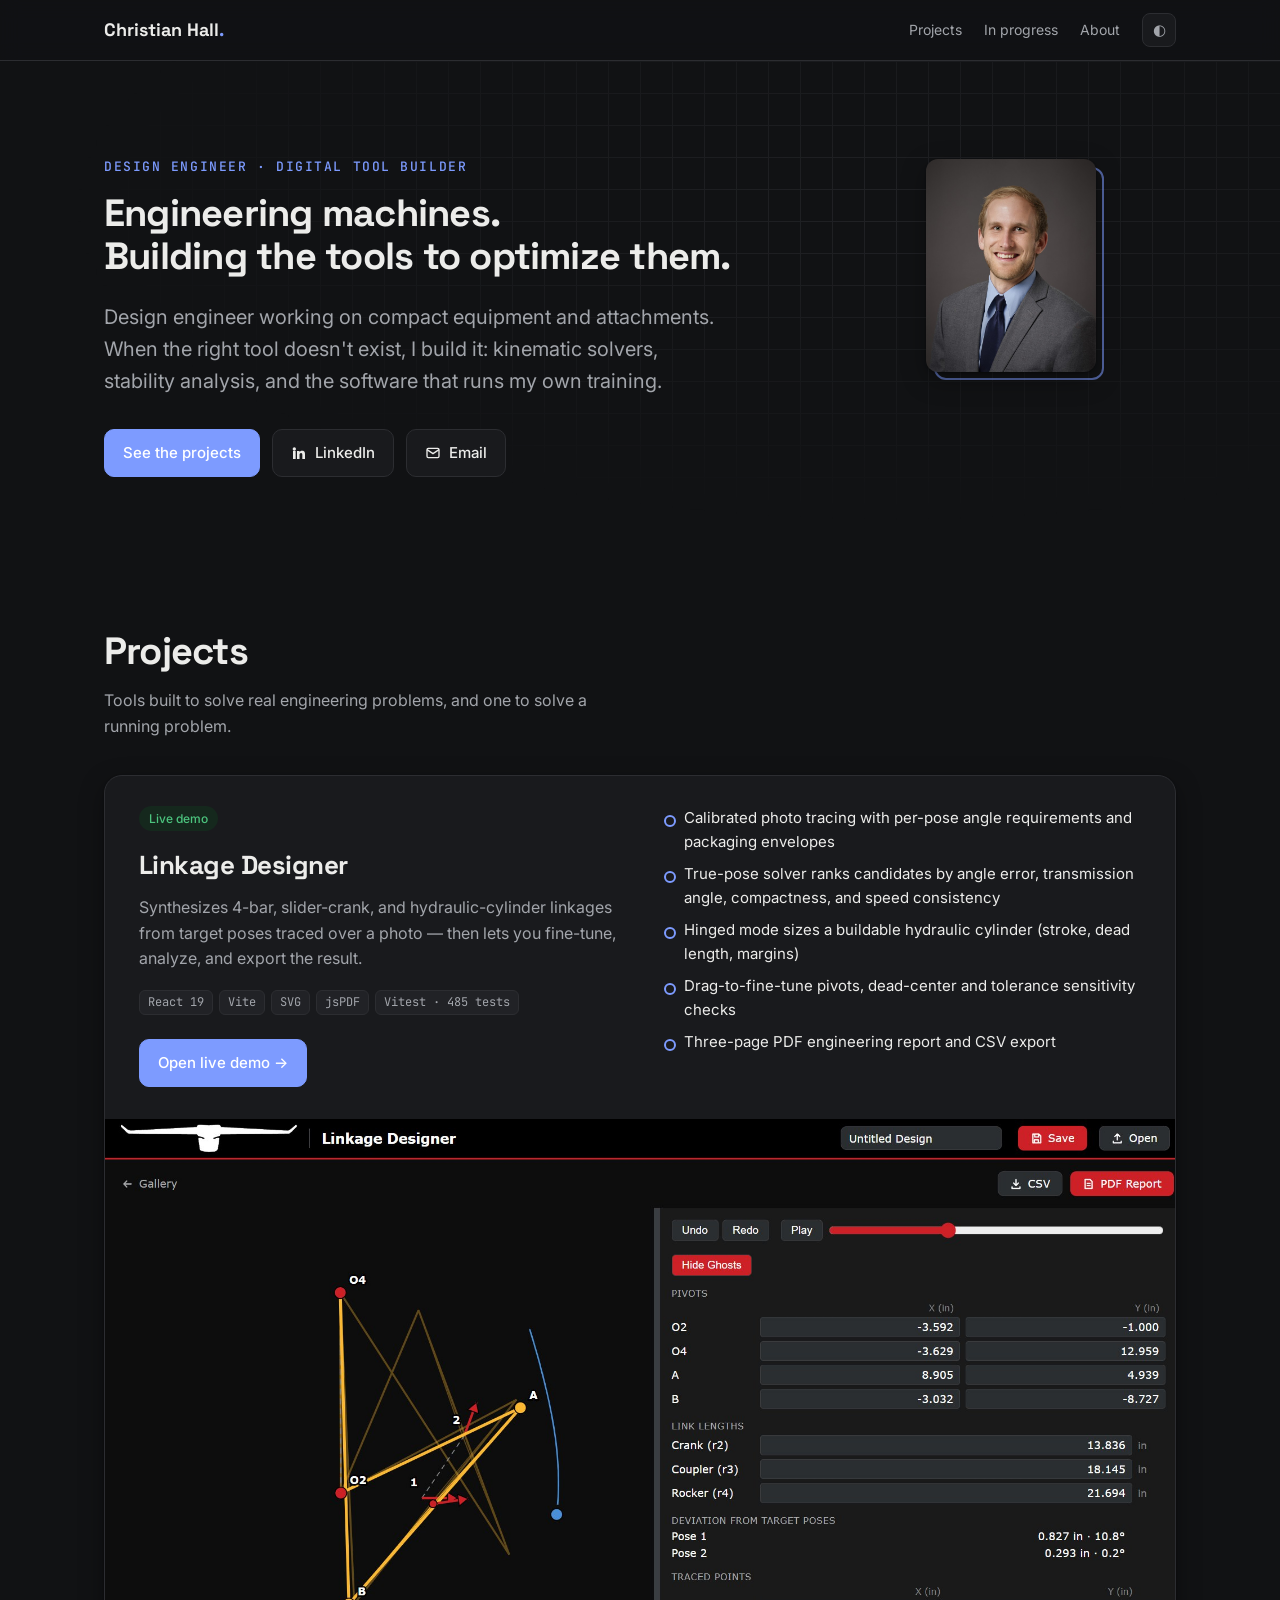
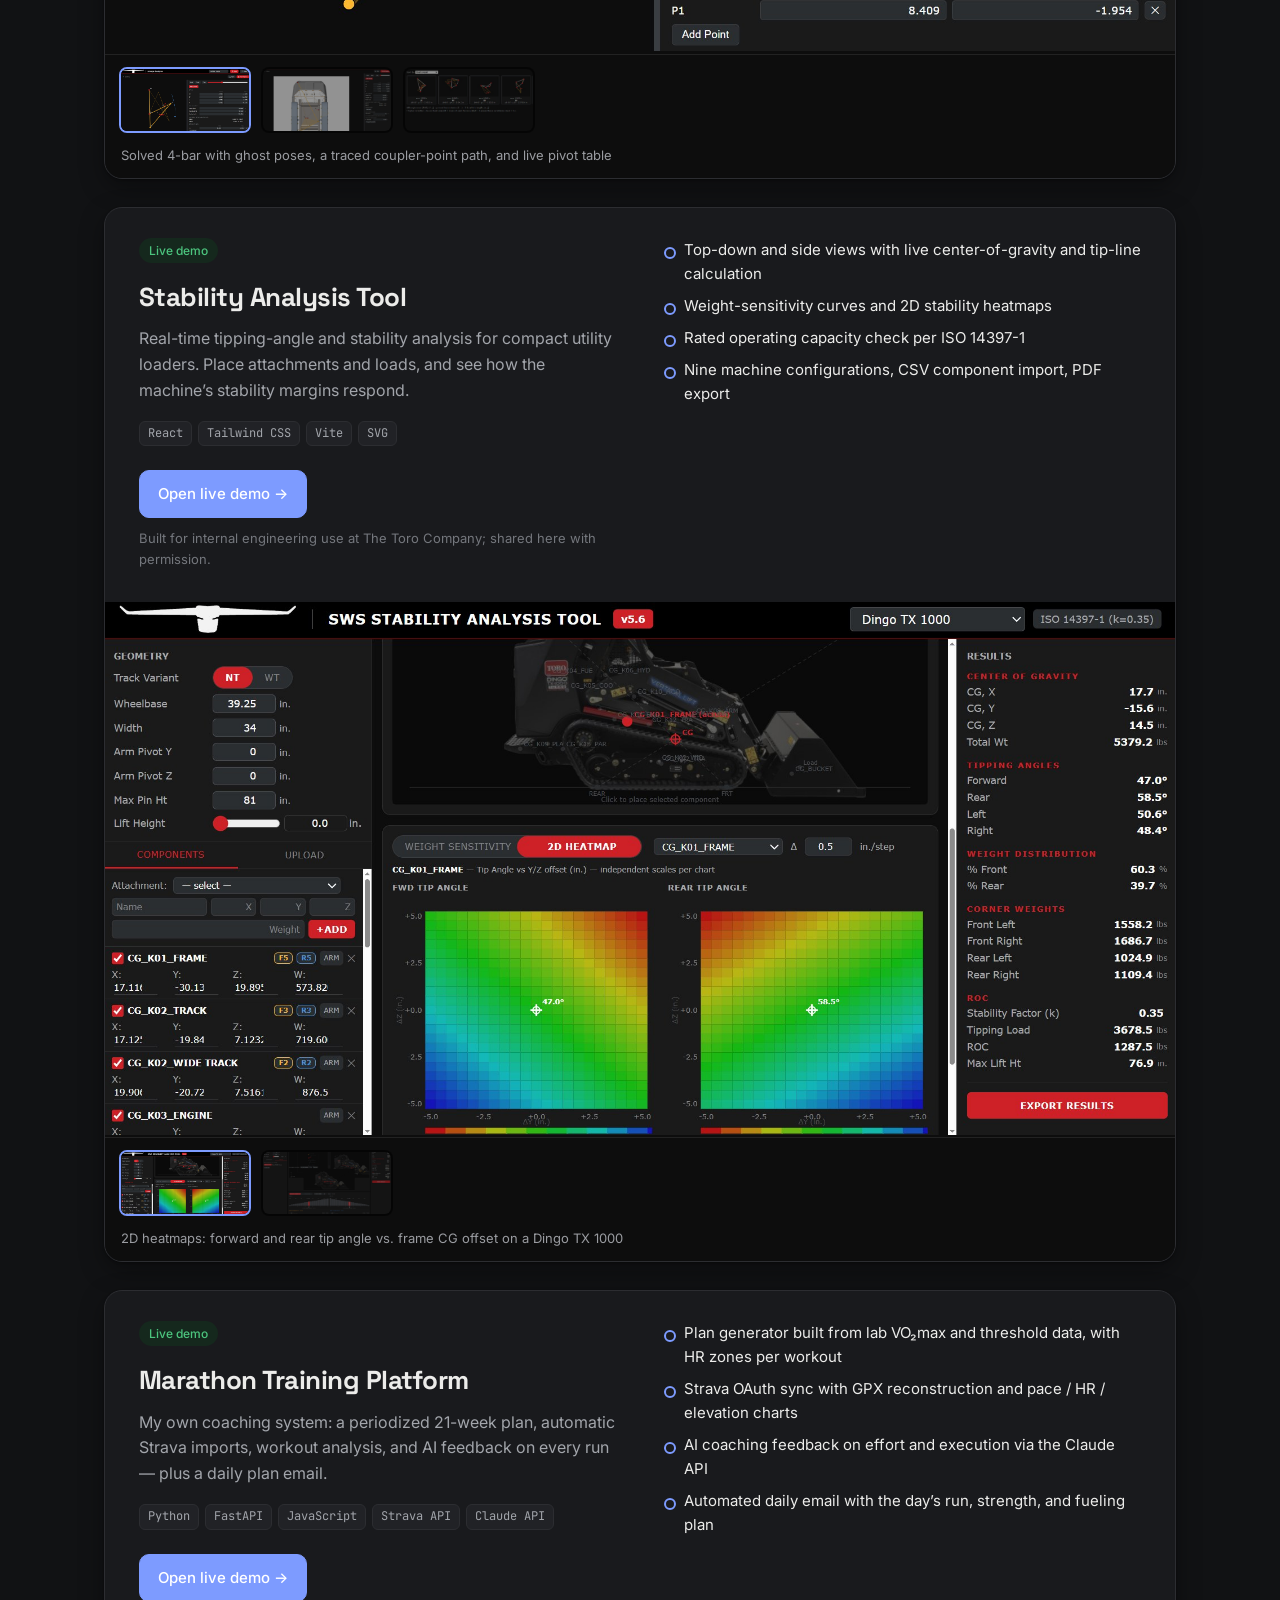
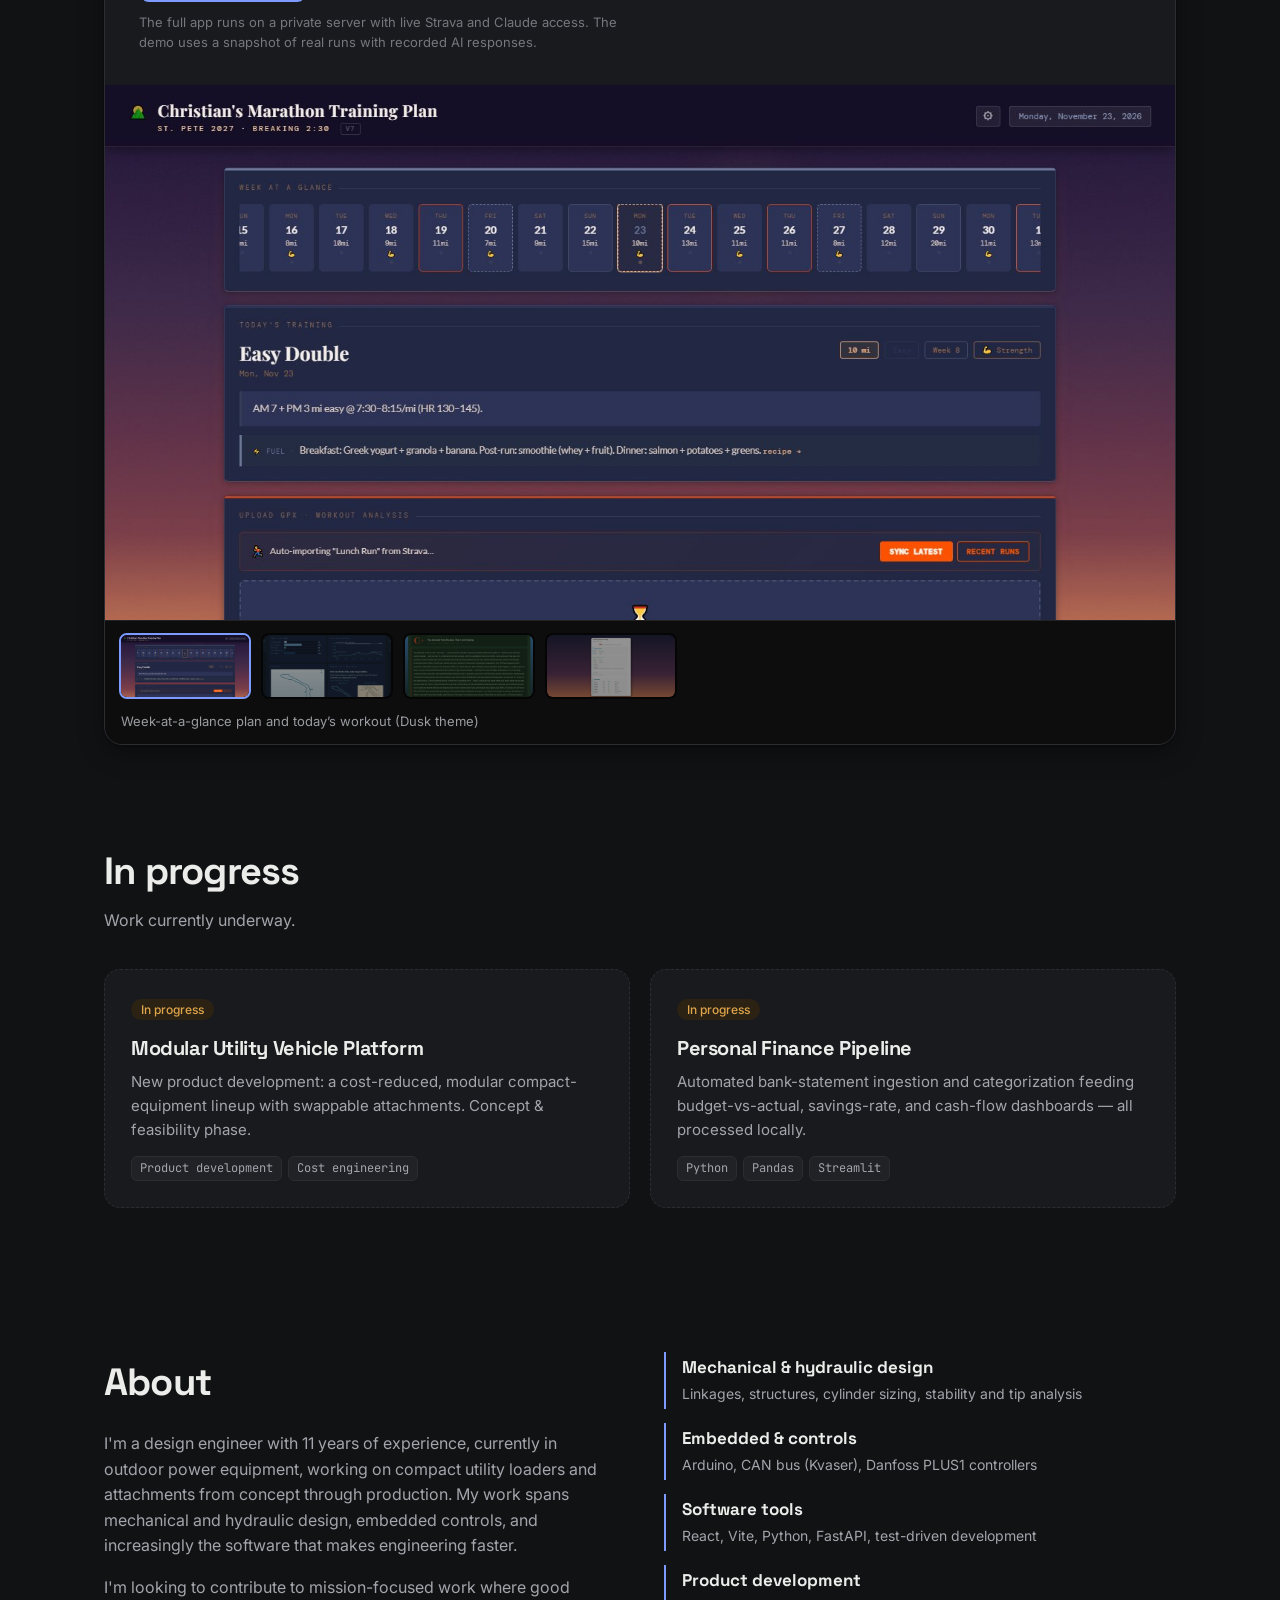
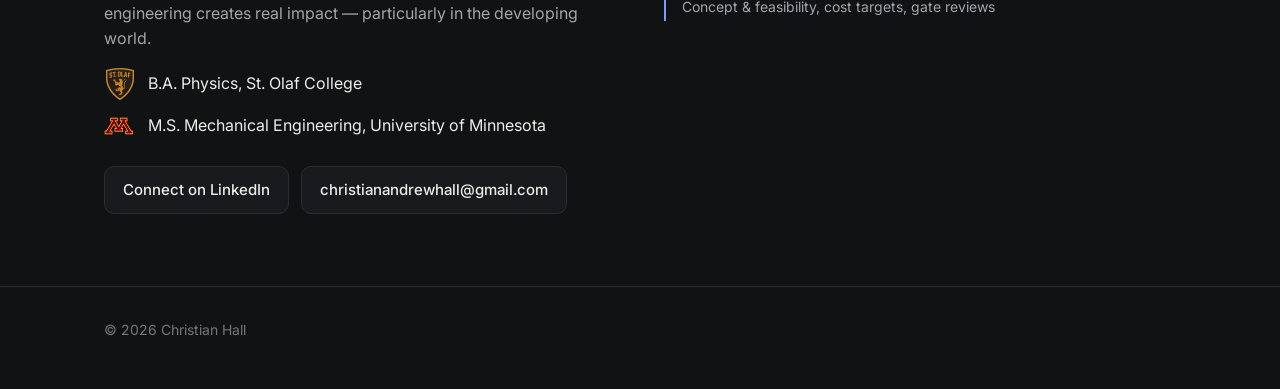
<file: index.html>
<!doctype html>
<html lang="en" data-theme="dark">
<head>
<meta charset="utf-8">
<meta name="viewport" content="width=device-width, initial-scale=1">
<title>Christian Hall — Engineer</title>
<meta name="description" content="Engineering tools built by Christian Hall: linkage synthesis, machine stability analysis, and a marathon training platform.">
<link rel="preconnect" href="https://fonts.googleapis.com">
<link rel="preconnect" href="https://fonts.gstatic.com" crossorigin>
<link href="https://fonts.googleapis.com/css2?family=Inter:wght@400;500;600&family=Space+Grotesk:wght@500;600;700&family=JetBrains+Mono:wght@400;500&display=swap" rel="stylesheet">
<style>
  :root {
    --bg: #f7f6f2;
    --surface: #ffffff;
    --surface-alt: #efede6;
    --text: #17181a;
    --muted: #5e6166;
    --faint: #8d9096;
    --border: #e1ded5;
    --accent: #2f5bea;
    --accent-soft: #e6ecfd;
    --live: #1f8a4c;
    --live-soft: #e3f3e9;
    --warn: #a3620a;
    --warn-soft: #fbf0dc;
    --shadow: 0 1px 2px rgba(20, 20, 20, .04), 0 8px 24px rgba(20, 20, 20, .06);
  }
  @media (prefers-color-scheme: dark) {
    :root:not([data-theme="light"]) {
      --bg: #111214;
      --surface: #191a1d;
      --surface-alt: #212226;
      --text: #ececea;
      --muted: #a2a5ab;
      --faint: #74777d;
      --border: #2c2d31;
      --accent: #7d9bff;
      --accent-soft: #1d2540;
      --live: #4cc47e;
      --live-soft: #15281d;
      --warn: #e0a54a;
      --warn-soft: #2b2214;
      --shadow: 0 1px 2px rgba(0, 0, 0, .3), 0 8px 24px rgba(0, 0, 0, .35);
    }
  }
  :root[data-theme="dark"] {
    --bg: #111214;
    --surface: #191a1d;
    --surface-alt: #212226;
    --text: #ececea;
    --muted: #a2a5ab;
    --faint: #74777d;
    --border: #2c2d31;
    --accent: #7d9bff;
    --accent-soft: #1d2540;
    --live: #4cc47e;
    --live-soft: #15281d;
    --warn: #e0a54a;
    --warn-soft: #2b2214;
    --shadow: 0 1px 2px rgba(0, 0, 0, .3), 0 8px 24px rgba(0, 0, 0, .35);
  }

  * { box-sizing: border-box; }
  html { scroll-behavior: smooth; }
  body {
    margin: 0;
    background: var(--bg);
    color: var(--text);
    font: 16px/1.6 Inter, system-ui, sans-serif;
    -webkit-font-smoothing: antialiased;
  }
  a { color: inherit; }
  .wrap { max-width: 1120px; margin: 0 auto; padding: 0 24px; }
  h1, h2, h3 { font-family: "Space Grotesk", Inter, sans-serif; letter-spacing: -0.02em; margin: 0; }
  .mono { font-family: "JetBrains Mono", ui-monospace, monospace; }

  /* Nav */
  nav {
    position: sticky; top: 0; z-index: 10;
    background: color-mix(in srgb, var(--bg) 85%, transparent);
    backdrop-filter: blur(10px);
    border-bottom: 1px solid var(--border);
  }
  nav .wrap { display: flex; align-items: center; justify-content: space-between; height: 60px; }
  .brand { font-family: "Space Grotesk"; font-weight: 700; text-decoration: none; font-size: 18px; }
  .brand span { color: var(--accent); }
  .nav-links { display: flex; gap: 22px; align-items: center; font-size: 14px; }
  .nav-links a { text-decoration: none; color: var(--muted); }
  .nav-links a:hover { color: var(--text); }
  .theme-toggle {
    border: 1px solid var(--border); background: var(--surface); color: var(--muted);
    width: 34px; height: 34px; border-radius: 8px; cursor: pointer; font-size: 15px;
  }

  /* Hero */
  .hero { padding: 96px 0 72px; position: relative; overflow: hidden; }
  .hero::before {
    /* faint drafting grid — a nod to engineering paper */
    content: ""; position: absolute; inset: 0; z-index: -1;
    background-image:
      linear-gradient(var(--border) 1px, transparent 1px),
      linear-gradient(90deg, var(--border) 1px, transparent 1px);
    background-size: 32px 32px;
    mask-image: radial-gradient(ellipse at 70% 30%, #000 0%, transparent 65%);
    opacity: .6;
  }
  .eyebrow { color: var(--accent); font-size: 13px; letter-spacing: .12em; text-transform: uppercase; font-weight: 500; }
  .hero h1 { font-size: clamp(26px, 3.5vw, 38px); line-height: 1.15; margin: 14px 0 22px; }
  .hero p.lede { font-size: clamp(17px, 2vw, 20px); color: var(--muted); max-width: 620px; margin: 0 0 32px; }
  /* align-items: start puts the photo's top edge level with the eyebrow line */
  .hero-grid { display: grid; grid-template-columns: 1fr auto; gap: 56px; align-items: start; }
  .portrait { margin: 2px 80px 0 0; position: relative; width: 170px; }
  /* offset accent frame behind the photo */
  .portrait::before {
    content: ""; position: absolute; inset: 0; transform: translate(8px, 8px);
    border: 2px solid var(--accent); border-radius: 12px; opacity: .6;
  }
  .portrait img {
    position: relative; display: block; width: 100%; aspect-ratio: 4 / 5; object-fit: cover; object-position: center top;
    border-radius: 12px; box-shadow: var(--shadow);
  }
  .cta-row { display: flex; gap: 12px; flex-wrap: wrap; }
  .btn {
    display: inline-flex; align-items: center; gap: 8px;
    padding: 11px 18px; border-radius: 10px; font-size: 15px; font-weight: 500;
    text-decoration: none; border: 1px solid var(--border); background: var(--surface);
    transition: transform .15s, border-color .15s;
  }
  .btn:hover { transform: translateY(-1px); border-color: var(--accent); }
  .btn.primary { background: var(--accent); border-color: var(--accent); color: #fff; }
  .btn svg { width: 16px; height: 16px; }
  .stats { display: flex; gap: 40px; margin-top: 56px; flex-wrap: wrap; }
  .stat b { display: block; font-family: "Space Grotesk"; font-size: 28px; }
  .stat span { color: var(--faint); font-size: 13px; }

  /* Sections */
  section { padding: 72px 0; }
  .section-head { display: flex; justify-content: space-between; align-items: end; gap: 16px; margin-bottom: 36px; flex-wrap: wrap; }
  .section-head h2 { font-size: clamp(28px, 4vw, 38px); }
  .section-head p { color: var(--muted); margin: 6px 0 0; max-width: 520px; }

  /* Project cards */
  .projects { display: grid; gap: 28px; }
  .project {
    background: var(--surface); border: 1px solid var(--border); border-radius: 18px;
    overflow: hidden; box-shadow: var(--shadow);
  }
  .project { display: flex; flex-direction: column; }
  /* description first, screenshots below */
  .media { background: #0d0d0d; order: 2; }
  .shot {
    position: relative; display: block; width: 100%; aspect-ratio: 2 / 1;
    background: #0d0d0d; cursor: zoom-in; border: 0; padding: 0;
  }
  /* contain, not cover: screenshots are ~2:1 so they fill the frame without losing their side panels */
  .shot img { width: 100%; height: 100%; object-fit: contain; display: block; }
  .thumbs { display: flex; gap: 10px; padding: 12px 14px; border-top: 1px solid #222; overflow-x: auto; }
  .thumb {
    flex: 0 0 auto; width: 132px; aspect-ratio: 2 / 1; padding: 0; cursor: pointer;
    background: #000; border: 2px solid transparent; border-radius: 8px; overflow: hidden;
    opacity: .55; transition: opacity .15s, border-color .15s;
  }
  .thumb img { width: 100%; height: 100%; object-fit: cover; object-position: top left; display: block; }
  .thumb:hover { opacity: .85; }
  .thumb.active { opacity: 1; border-color: var(--accent); }
  .thumb-caption { color: #9a9ca1; font-size: 13px; padding: 0 16px 12px; min-height: 1.6em; }
  .shot .zoom-hint {
    position: absolute; right: 12px; bottom: 12px; font-size: 12px; color: #fff;
    background: rgba(0, 0, 0, .55); padding: 4px 9px; border-radius: 6px; opacity: 0; transition: opacity .2s;
  }
  .shot:hover .zoom-hint { opacity: 1; }
  .project-body {
    padding: 30px 34px 32px; display: grid; grid-template-columns: 1fr 1fr; gap: 12px 44px;
  }
  .project-body .intro, .project-body .detail { display: flex; flex-direction: column; }
  .badges { display: flex; gap: 8px; margin-bottom: 14px; flex-wrap: wrap; }
  .badge { font-size: 12px; font-weight: 500; padding: 3px 10px; border-radius: 99px; }
  .badge.live { color: var(--live); background: var(--live-soft); }
  .badge.local { color: var(--accent); background: var(--accent-soft); }
  .badge.internal { color: var(--warn); background: var(--warn-soft); }
  .project h3 { font-size: 26px; margin-bottom: 8px; }
  .project .summary { color: var(--muted); margin: 0 0 18px; }
  .features { list-style: none; padding: 0; margin: 0 0 22px; display: grid; gap: 8px; font-size: 15px; }
  .features li { padding-left: 22px; position: relative; }
  .features li::before {
    content: ""; position: absolute; left: 2px; top: 9px; width: 8px; height: 8px;
    border: 2px solid var(--accent); border-radius: 50%;
  }
  .stack { display: flex; flex-wrap: wrap; gap: 6px; margin-bottom: 24px; }
  .stack span {
    font-family: "JetBrains Mono"; font-size: 12px; color: var(--muted);
    border: 1px solid var(--border); background: var(--surface-alt); padding: 2px 8px; border-radius: 6px;
  }
  .actions { display: flex; gap: 10px; flex-wrap: wrap; margin-top: auto; }
  .note { font-size: 13px; color: var(--faint); margin-top: 10px; }
  .degrees { list-style: none; padding: 0; margin: 16px 0 0; display: grid; gap: 10px; }
  .degrees li { display: flex; align-items: center; gap: 12px; }
  .degrees img { width: 32px; height: 32px; object-fit: contain; flex-shrink: 0; }

  /* In progress */
  .wip-grid { display: grid; grid-template-columns: repeat(2, 1fr); gap: 20px; }
  .wip {
    border: 1px dashed var(--border); border-radius: 16px; padding: 26px; background: var(--surface);
  }
  .wip h3 { font-size: 20px; margin: 10px 0 6px; }
  .wip p { color: var(--muted); margin: 0 0 14px; font-size: 15px; }

  /* About */
  .about { display: grid; grid-template-columns: 1fr 1fr; gap: 48px; align-items: start; }
  .about p { color: var(--muted); margin: 0 0 16px; }
  .skills { display: grid; gap: 14px; }
  .skill { border-left: 2px solid var(--accent); padding: 2px 0 2px 16px; }
  .skill b { display: block; font-family: "Space Grotesk"; font-size: 17px; }
  .skill span { color: var(--muted); font-size: 14px; }

  footer { border-top: 1px solid var(--border); padding: 32px 0 48px; color: var(--faint); font-size: 14px; }
  footer .wrap { display: flex; justify-content: space-between; gap: 16px; flex-wrap: wrap; }

  /* Lightbox */
  dialog {
    border: 0; padding: 0; background: transparent; max-width: 94vw; max-height: 92vh;
  }
  dialog::backdrop { background: rgba(0, 0, 0, .8); }
  dialog img { max-width: 94vw; max-height: 88vh; border-radius: 10px; display: block; }
  dialog figcaption { color: #ddd; text-align: center; font-size: 14px; margin-top: 10px; }

  /* Reveal on scroll */
  .reveal { opacity: 0; transform: translateY(16px); transition: opacity .6s ease, transform .6s ease; }
  .reveal.in { opacity: 1; transform: none; }
  @media (prefers-reduced-motion: reduce) {
    .reveal { opacity: 1; transform: none; transition: none; }
    html { scroll-behavior: auto; }
  }

  @media (max-width: 860px) {
    .about, .wip-grid, .project-body, .hero-grid { grid-template-columns: 1fr; }
    .hero-grid { gap: 40px; }
    .portrait { width: 130px; margin-right: 0; }
    .project-body { padding: 24px 20px; }
    .thumb { width: 96px; }
  }
  @media (max-width: 560px) {
    .wrap { padding: 0 16px; }
    .nav-links a:not(.keep) { display: none; }
    .hero { padding: 64px 0 48px; }
    .stats { gap: 24px; }
  }
</style>
</head>
<body>

<nav>
  <div class="wrap">
    <a class="brand" href="#top">Christian Hall<span>.</span></a>
    <div class="nav-links">
      <a href="#projects" class="keep">Projects</a>
      <a href="#in-progress">In progress</a>
      <a href="#about">About</a>
      <button class="theme-toggle" id="themeToggle" aria-label="Toggle dark mode">◐</button>
    </div>
  </div>
</nav>

<header class="hero" id="top">
  <div class="wrap hero-grid">
   <div class="hero-text">
    <div class="eyebrow mono">Design Engineer · Digital Tool Builder</div>
    <h1>Engineering machines.<br>Building the tools to optimize them.</h1>
    <p class="lede">Design engineer working on compact equipment and attachments. When the right tool doesn't exist, I build it: kinematic solvers, stability analysis, and the software that runs my own training.</p>
    <div class="cta-row">
      <a class="btn primary" href="#projects">See the projects</a>
      <a class="btn" href="https://www.linkedin.com/in/christian-hall28/" target="_blank" rel="noopener">
        <svg viewBox="0 0 24 24" fill="currentColor" aria-hidden="true"><path d="M4.98 3.5a2.5 2.5 0 1 1 0 5 2.5 2.5 0 0 1 0-5zM3 9h4v12H3zM9 9h3.8v1.7h.05c.53-1 1.83-2.05 3.77-2.05C20.6 8.65 21 11.2 21 14.3V21h-4v-5.9c0-1.4 0-3.2-1.95-3.2s-2.25 1.5-2.25 3.1v6H9z"/></svg>
        LinkedIn
      </a>
      <a class="btn" href="mailto:christianandrewhall@gmail.com">
        <svg viewBox="0 0 24 24" fill="none" stroke="currentColor" stroke-width="2" aria-hidden="true"><rect x="3" y="5" width="18" height="14" rx="2"/><path d="m3 7 9 6 9-6"/></svg>
        Email
      </a>
    </div>
   </div>
    <figure class="portrait">
      <img src="screenshots/profile.jpg" alt="Portrait of Christian Hall">
    </figure>
  </div>
</header>

<section id="projects">
  <div class="wrap">
    <div class="section-head reveal">
      <div>
        <h2>Projects</h2>
        <p>Tools built to solve real engineering problems, and one to solve a running problem.</p>
      </div>
    </div>
    <div class="projects" id="projectList"></div>
  </div>
</section>

<section id="in-progress" style="padding-top: 24px">
  <div class="wrap">
    <div class="section-head reveal">
      <div>
        <h2>In progress</h2>
        <p>Work currently underway.</p>
      </div>
    </div>
    <div class="wip-grid" id="wipList"></div>
  </div>
</section>

<section id="about">
  <div class="wrap about">
    <div class="reveal">
      <h2 style="font-size: clamp(28px, 4vw, 38px); margin-bottom: 18px">About</h2>
      <p>I'm a design engineer with 11 years of experience, currently in outdoor power equipment, working on compact utility loaders and attachments from concept through production. My work spans mechanical and hydraulic design, embedded controls, and increasingly the software that makes engineering faster.</p>
      <p>I'm looking to contribute to mission-focused work where good engineering creates real impact — particularly in the developing world.</p>
      <ul class="degrees">
        <li><img src="screenshots/stolaf.png" alt="St. Olaf College logo">B.A. Physics, St. Olaf College</li>
        <li><img src="screenshots/umn.svg" alt="University of Minnesota logo">M.S. Mechanical Engineering, University of Minnesota</li>
      </ul>
      <div class="cta-row" style="margin-top: 24px">
        <a class="btn" href="https://www.linkedin.com/in/christian-hall28/" target="_blank" rel="noopener">Connect on LinkedIn</a>
        <a class="btn" href="mailto:christianandrewhall@gmail.com">christianandrewhall@gmail.com</a>
      </div>
    </div>
    <div class="skills reveal">
      <div class="skill"><b>Mechanical &amp; hydraulic design</b><span>Linkages, structures, cylinder sizing, stability and tip analysis</span></div>
      <div class="skill"><b>Embedded &amp; controls</b><span>Arduino, CAN bus (Kvaser), Danfoss PLUS1 controllers</span></div>
      <div class="skill"><b>Software tools</b><span>React, Vite, Python, FastAPI, test-driven development</span></div>
      <div class="skill"><b>Product development</b><span>Concept &amp; feasibility, cost targets, gate reviews</span></div>
    </div>
  </div>
</section>

<footer>
  <div class="wrap">
    <span>© 2026 Christian Hall</span>
    <span id="modeNote"></span>
  </div>
</footer>

<dialog id="lightbox">
  <figure style="margin:0">
    <img id="lightboxImg" alt="">
    <figcaption id="lightboxCaption"></figcaption>
  </figure>
</dialog>

<script>
  // To add an app: append an entry here. Every app gets the same buttons:
  // `liveUrl` (bundled static demo) is shown to everyone; `localUrl` (full dev server)
  // is added only when this page is opened on Christian's own machine.
  const APPS = [
    {
      title: 'Linkage Designer',
      summary: 'Synthesizes 4-bar, slider-crank, and hydraulic-cylinder linkages from target poses traced over a photo — then lets you fine-tune, analyze, and export the result.',
      status: 'live',
      statusLabel: 'Live demo',
      images: [
        { src: 'screenshots/linkage.jpg', caption: 'Solved 4-bar with ghost poses, a traced coupler-point path, and live pivot table' },
        { src: 'screenshots/linkage-cad.jpg', caption: 'Linkage synthesized directly over a calibrated CAD image' },
        { src: 'screenshots/linkage-gallery.jpg', caption: 'Ranked candidate gallery: angle error, transmission angle, link length' },
      ],
      features: [
        'Calibrated photo tracing with per-pose angle requirements and packaging envelopes',
        'True-pose solver ranks candidates by angle error, transmission angle, compactness, and speed consistency',
        'Hinged mode sizes a buildable hydraulic cylinder (stroke, dead length, margins)',
        'Drag-to-fine-tune pivots, dead-center and tolerance sensitivity checks',
        'Three-page PDF engineering report and CSV export',
      ],
      stack: ['React 19', 'Vite', 'SVG', 'jsPDF', 'Vitest · 485 tests'],
      liveUrl: 'linkage/',
      localUrl: 'http://localhost:5180/',
    },
    {
      title: 'Stability Analysis Tool',
      summary: 'Real-time tipping-angle and stability analysis for compact utility loaders. Place attachments and loads, and see how the machine’s stability margins respond.',
      status: 'live',
      statusLabel: 'Live demo',
      images: [
        { src: 'screenshots/cg.jpg', caption: '2D heatmaps: forward and rear tip angle vs. frame CG offset on a Dingo TX 1000' },
        { src: 'screenshots/cg-sensitivity.jpg', caption: 'Weight sensitivity: tip angle vs. component weight, with top-5 sensitivity ranking' },
      ],
      features: [
        'Top-down and side views with live center-of-gravity and tip-line calculation',
        'Weight-sensitivity curves and 2D stability heatmaps',
        'Rated operating capacity check per ISO 14397-1',
        'Nine machine configurations, CSV component import, PDF export',
      ],
      stack: ['React', 'Tailwind CSS', 'Vite', 'SVG'],
      note: 'Built for internal engineering use at The Toro Company; shared here with permission.',
      liveUrl: 'stability/',
      localUrl: 'http://localhost:5173/',
    },
    {
      title: 'Marathon Training Platform',
      summary: 'My own coaching system: a periodized 21-week plan, automatic Strava imports, workout analysis, and AI feedback on every run — plus a daily plan email.',
      status: 'live',
      statusLabel: 'Live demo',
      images: [
        { src: 'screenshots/running.jpg', fit: 'cover', caption: 'Week-at-a-glance plan and today’s workout (Dusk theme)' },
        { src: 'screenshots/running-art.jpg', caption: 'Running art: each route’s shape matched to a real-world image, plus HR zones and pace vs. plan' },
        { src: 'screenshots/running-goggins.jpg', caption: 'Daylight theme with the “Goggins” coach persona: Claude grades each workout against the plan' },
        { src: 'screenshots/running-email.jpg', caption: 'Automated daily email: weather, today’s run, strength, and the week ahead' },
      ],
      features: [
        'Plan generator built from lab VO₂max and threshold data, with HR zones per workout',
        'Strava OAuth sync with GPX reconstruction and pace / HR / elevation charts',
        'AI coaching feedback on effort and execution via the Claude API',
        'Automated daily email with the day’s run, strength, and fueling plan',
      ],
      stack: ['Python', 'FastAPI', 'JavaScript', 'Strava API', 'Claude API'],
      note: 'The full app runs on a private server with live Strava and Claude access. The demo uses a snapshot of real runs with recorded AI responses.',
      liveUrl: 'running/',
      localUrl: 'http://localhost:5000/',
    },
  ]

  const IN_PROGRESS = [
    {
      title: 'Modular Utility Vehicle Platform',
      summary: 'New product development: a cost-reduced, modular compact-equipment lineup with swappable attachments. Concept & feasibility phase.',
      stack: ['Product development', 'Cost engineering'],
    },
    {
      title: 'Personal Finance Pipeline',
      summary: 'Automated bank-statement ingestion and categorization feeding budget-vs-actual, savings-rate, and cash-flow dashboards — all processed locally.',
      stack: ['Python', 'Pandas', 'Streamlit'],
    },
  ]

  // Local launch buttons only make sense on the machine running the dev servers
  const isLocal = location.protocol === 'file:' || ['localhost', '127.0.0.1'].includes(location.hostname)

  const escapeHtml = (text) => text.replace(/[&<>"]/g, (ch) => ({ '&': '&amp;', '<': '&lt;', '>': '&gt;', '"': '&quot;' }[ch]))

  function renderProject(app) {
    const buttons = []
    if (app.liveUrl) buttons.push(`<a class="btn primary" href="${app.liveUrl}" target="_blank" rel="noopener">Open live demo →</a>`)
    if (isLocal && app.localUrl) buttons.push(`<a class="btn${app.liveUrl ? '' : ' primary'}" href="${app.localUrl}" target="_blank" rel="noopener">Launch locally ↗</a>`)
    const [first] = app.images
    const thumbs = app.images.length < 2 ? '' : `
      <div class="thumbs">${app.images.map((img, i) => `
        <button class="thumb${i === 0 ? ' active' : ''}" data-index="${i}" aria-label="Show: ${escapeHtml(img.caption)}">
          <img src="${img.src}" alt="" loading="lazy">
        </button>`).join('')}
      </div>`
    return `
      <article class="project reveal" data-app="${escapeHtml(app.title)}">
        <div class="media">
          <button class="shot" aria-label="Enlarge ${escapeHtml(app.title)} screenshot">
            <img class="main-img" src="${first.src}" alt="${escapeHtml(first.caption)}" loading="lazy" style="object-fit:${first.fit || 'contain'}; object-position: top">
            <span class="zoom-hint">Click to enlarge</span>
          </button>
          ${thumbs}
          <div class="thumb-caption">${first.caption}</div>
        </div>
        <div class="project-body">
          <div class="intro">
            <div class="badges"><span class="badge ${app.status}">${app.statusLabel}</span></div>
            <h3>${app.title}</h3>
            <p class="summary">${app.summary}</p>
            <div class="stack">${app.stack.map((s) => `<span>${s}</span>`).join('')}</div>
            <div class="actions">${buttons.join('')}</div>
            ${app.note ? `<div class="note">${app.note}</div>` : ''}
          </div>
          <div class="detail">
            <ul class="features">${app.features.map((f) => `<li>${f}</li>`).join('')}</ul>
          </div>
        </div>
      </article>`
  }

  function renderWip(item) {
    return `
      <div class="wip reveal">
        <span class="badge internal">In progress</span>
        <h3>${item.title}</h3>
        <p>${item.summary}</p>
        <div class="stack" style="margin:0">${item.stack.map((s) => `<span>${s}</span>`).join('')}</div>
      </div>`
  }

  document.getElementById('projectList').innerHTML = APPS.map(renderProject).join('')
  document.getElementById('wipList').innerHTML = IN_PROGRESS.map(renderWip).join('')
  if (isLocal) document.getElementById('modeNote').textContent = 'Local mode · launch buttons enabled'

  // Thumbnails swap the main image; clicking the main image opens it in the lightbox
  const lightbox = document.getElementById('lightbox')
  document.querySelectorAll('.project').forEach((card) => {
    const app = APPS.find((a) => a.title === card.dataset.app)
    const mainImg = card.querySelector('.main-img')
    const caption = card.querySelector('.thumb-caption')
    card.querySelectorAll('.thumb').forEach((thumb) => {
      thumb.addEventListener('click', () => {
        const picked = app.images[+thumb.dataset.index]
        mainImg.src = picked.src
        mainImg.alt = picked.caption
        // narrower-than-2:1 shots opt into 'cover' to avoid side bars
        mainImg.style.objectFit = picked.fit || 'contain'
        caption.textContent = picked.caption
        card.querySelectorAll('.thumb').forEach((t) => t.classList.toggle('active', t === thumb))
      })
    })
    card.querySelector('.shot').addEventListener('click', () => {
      document.getElementById('lightboxImg').src = mainImg.src
      document.getElementById('lightboxCaption').textContent = `${app.title} — ${caption.textContent}`
      lightbox.showModal()
    })
  })
  lightbox.addEventListener('click', () => lightbox.close())

  // Theme toggle, remembered per browser
  const root = document.documentElement
  try {
    const saved = localStorage.getItem('theme')
    if (saved) root.dataset.theme = saved
  } catch (err) { /* storage unavailable — fall back to system theme */ }
  document.getElementById('themeToggle').addEventListener('click', () => {
    const systemDark = matchMedia('(prefers-color-scheme: dark)').matches
    const current = root.dataset.theme || (systemDark ? 'dark' : 'light')
    root.dataset.theme = current === 'dark' ? 'light' : 'dark'
    try { localStorage.setItem('theme', root.dataset.theme) } catch (err) { /* ignore */ }
  })

  // Reveal sections as they scroll into view
  const observer = new IntersectionObserver((entries) => {
    entries.forEach((entry) => {
      if (entry.isIntersecting) { entry.target.classList.add('in'); observer.unobserve(entry.target) }
    })
  }, { threshold: 0.12 })
  document.querySelectorAll('.reveal').forEach((el) => observer.observe(el))
</script>
</body>
</html>
</file>
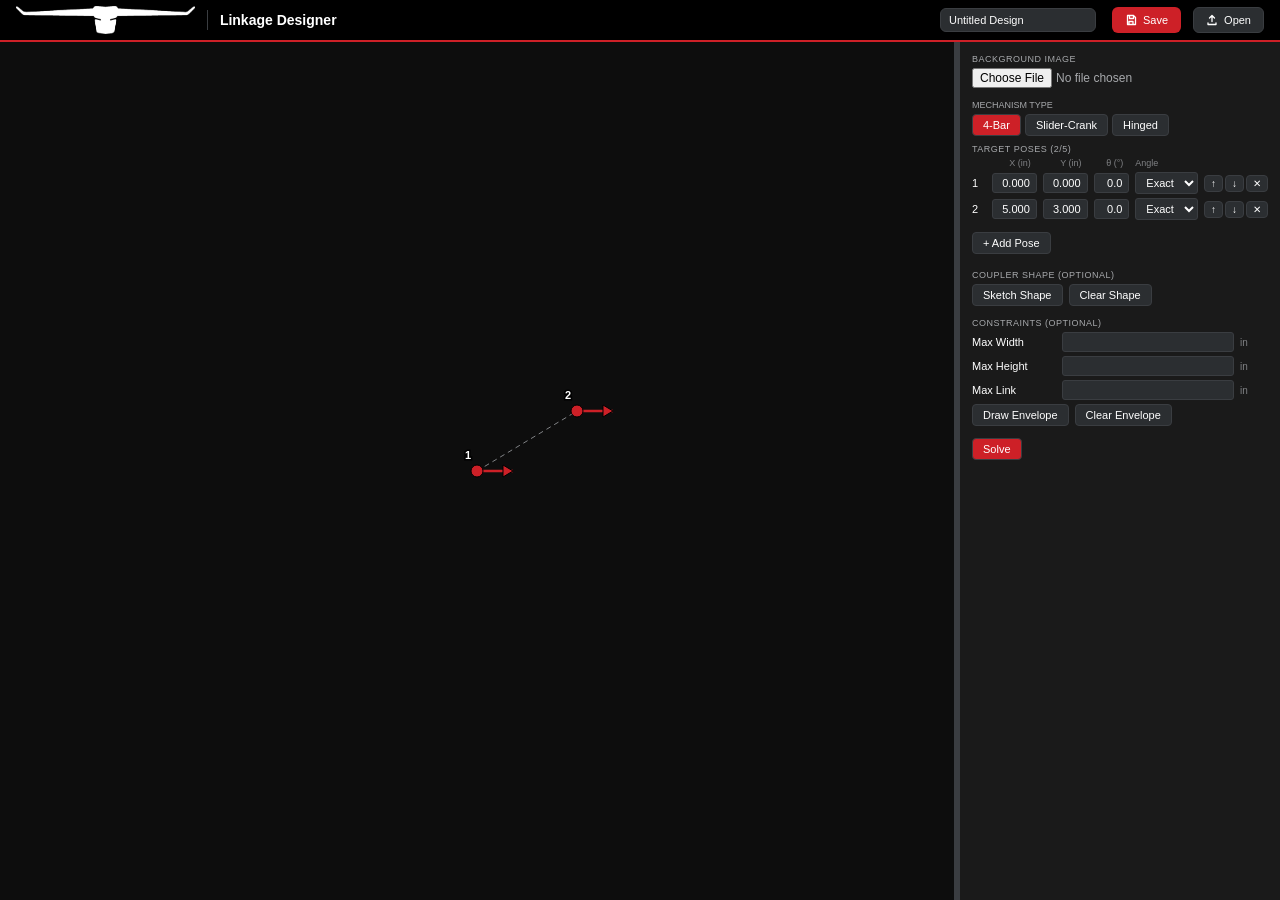
<file: linkage/index.html>
<!doctype html>
<html lang="en">
  <head>
    <meta charset="UTF-8" />
    <link rel="icon" type="image/png" href="./bullhorn.png" />
    <meta name="viewport" content="width=device-width, initial-scale=1.0" />
    <title>Linkage Designer</title>
    <script type="module" crossorigin src="./assets/index-CHWZveUT.js"></script>
    <link rel="stylesheet" crossorigin href="./assets/index-DlEeXNl5.css">
  </head>
  <body>
    <div id="root"></div>
  </body>
</html>
</file>
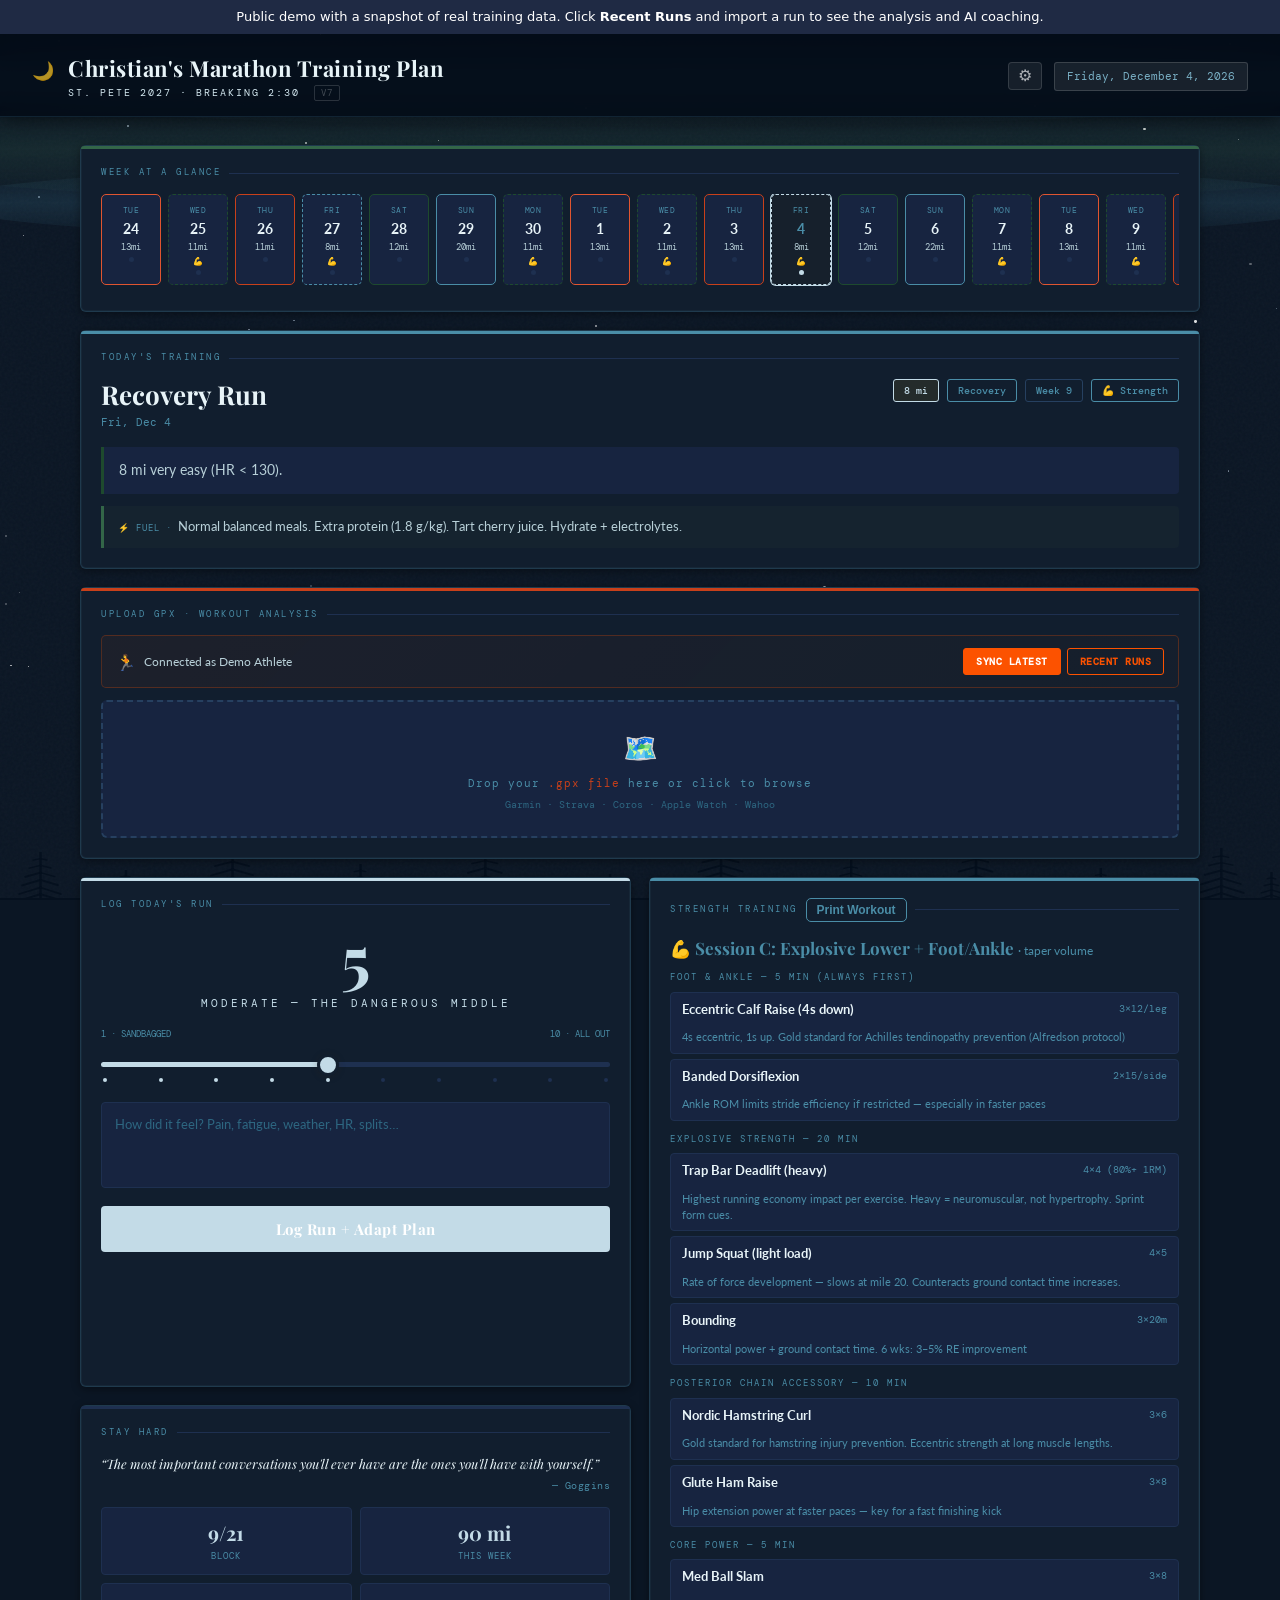
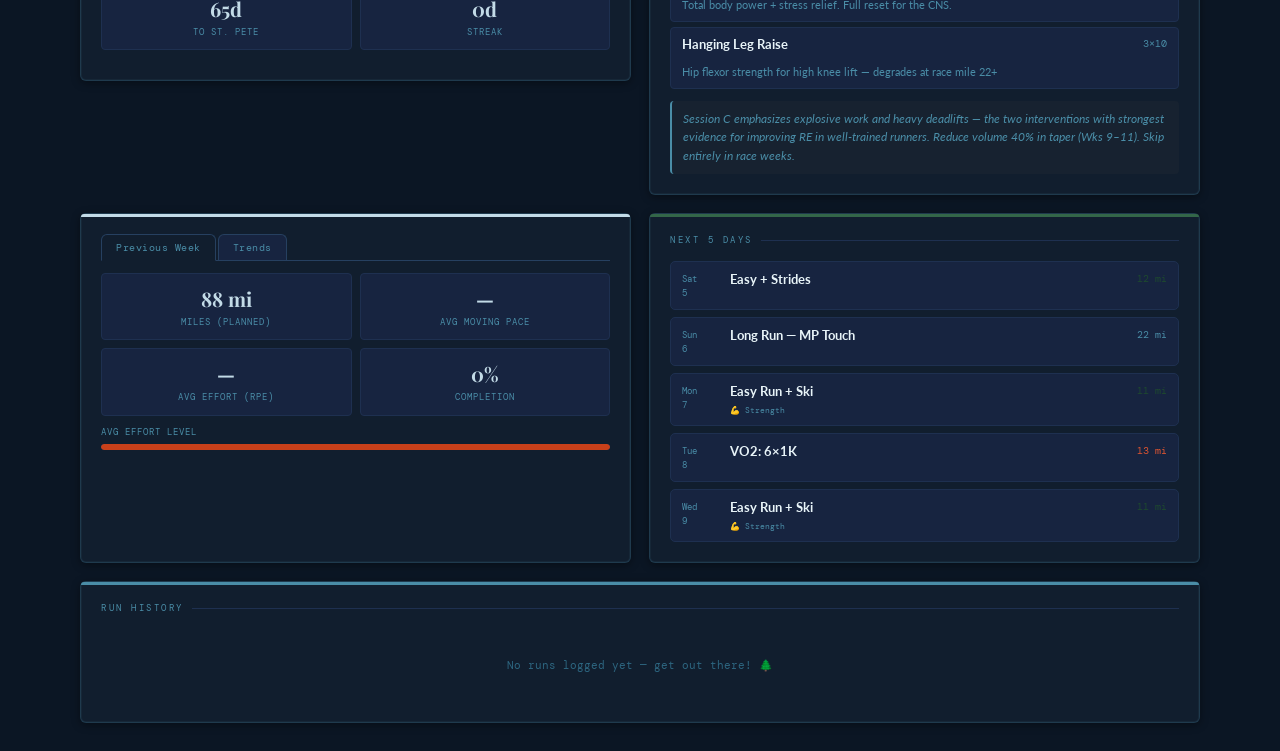
<file: running/index.html>
<!DOCTYPE html>
<html lang="en">
<head>
<script src="demo-shim.js"></script>
<meta charset="UTF-8">
<meta name="viewport" content="width=device-width, initial-scale=1.0">
<title>Christian's Marathon Training</title>
<link href="https://fonts.googleapis.com/css2?family=Playfair+Display:wght@400;600;700&family=DM+Mono:wght@400;500&family=Lato:wght@300;400;700&display=swap" rel="stylesheet">
<style>
:root {
  /* Day — Forest Canopy at Noon (sky blue bg, deep green cards, gold sunlight) */
  --bg:         #1b3d5a;   /* midday sky blue — body background */
  --bg2:        #142e48;
  --surface:    #1f4228;   /* forest green — card background */
  --surface2:   #162e1a;
  --border:     #254830;
  --border2:    #306040;
  --forest:     #0d3018;   /* deep saturated forest green — header */
  --forest-lt:  #1a4828;
  --moss:       #1a4828;
  --moss-lt:    #2a5e38;
  --fern:       #4a8050;
  --sage:       #5a9060;
  --bark:       #c89818;   /* sunlight gold — primary warm accent */
  --bark-lt:    #dba828;
  --stone:      #7a4e28;   /* bark brown */
  --stone-lt:   #9a6840;
  --rust:       #c8401a;   /* kept for error/bad grades */
  --rust-lt:    #e05530;
  --gold:       #c89818;   /* sunlight gold */
  --gold-lt:    #dba828;
  --cream:      #e8f2d8;   /* light green-white for header text */
  --text:       #dff0d8;   /* readable on both dark blue bg and dark green cards */
  --text2:      #a0c8a0;
  --muted:      #5a8050;
  --muted2:     #3a5838;

  /* Effort zone colors */
  --c-recovery: #5a8050;
  --c-easy:     #2a5e38;
  --c-moderate: #c89818;
  --c-tempo:    #c8401a;
  --c-mp:       #4a8050;
  --c-vo2:      #e05530;
  --c-long:     #7a4e28;
  --c-race:     #dba828;
  --c-ultra:    #a0602a;
  --c-ski:      #4a7f9a;
  --c-trail:    #5a8050;
  --c-off:      #1a3020;
  --c-strength: #7a4e28;

  /* Chart-safe effort colors — brighter, readable on dark canvas */
  --c-recovery-lt: #8aba90;
  --c-easy-lt:     #5ab070;
  --c-moderate-lt: #e0b030;
  --c-tempo-lt:    #e06030;
  --c-mp-lt:       #70b888;
  --c-vo2-lt:      #f07050;
  --c-long-lt:     #c09060;
  --c-race-lt:     #f0c040;
  --c-ultra-lt:    #e09050;
  --c-ski-lt:      #80b8d8;
  --c-trail-lt:    #8aba90;

  /* Chart axis label color — lighter than --muted, readable on dark canvas */
  --chart-label:   #8ab89a;
}

*{margin:0;padding:0;box-sizing:border-box;}

body {
  background: var(--bg);
  color: var(--text);
  font-family: 'Lato', sans-serif;
  min-height: 100vh;
  font-weight: 400;
  line-height: 1.5;
}

/* Subtle grain texture overlay */
body::after {
  content:'';
  position:fixed;inset:0;
  background-image: url("data:image/svg+xml,%3Csvg viewBox='0 0 512 512' xmlns='http://www.w3.org/2000/svg'%3E%3Cfilter id='g'%3E%3CfeTurbulence type='fractalNoise' baseFrequency='0.65' numOctaves='3' stitchTiles='stitch'/%3E%3C/filter%3E%3Crect width='100%25' height='100%25' filter='url(%23g)' opacity='0.03'/%3E%3C/svg%3E");
  pointer-events:none;z-index:0;
}

/* ── HEADER ── */
header {
  position: relative; z-index: 10;
  background: var(--forest);
  padding: 18px 32px 16px;
  display: flex; align-items: center; justify-content: space-between;
  box-shadow: 0 2px 12px rgba(44,34,24,0.2);
}
.logo { display: flex; align-items: baseline; gap: 14px; }
.logo-title {
  font-family: 'Playfair Display', serif;
  font-size: 22px; font-weight: 700;
  color: var(--cream); letter-spacing: 0.5px;
}
.logo-sub {
  font-family: 'DM Mono', monospace;
  font-size: 10px; color: var(--gold-lt);
  letter-spacing: 2px; text-transform: uppercase;
}
.header-right { display: flex; align-items: center; gap: 12px; }
.date-badge {
  font-family: 'DM Mono', monospace;
  font-size: 11px; color: var(--stone-lt);
  background: rgba(255,255,255,0.08);
  border: 1px solid rgba(255,255,255,0.15);
  padding: 5px 12px; border-radius: 3px;
}
.leaf-icon { font-size: 18px; opacity: 0.7; }

/* ── SETTINGS GEAR ── */
.settings-gear-btn {
  font-size: 16px; line-height: 1;
  background: rgba(255,255,255,0.07);
  border: 1px solid rgba(255,255,255,0.13);
  border-radius: 4px; padding: 5px 9px;
  cursor: pointer; color: rgba(255,255,255,0.65);
  transition: background 0.2s, color 0.2s;
}
.settings-gear-btn:hover { background: rgba(255,255,255,0.14); color: #fff; }

/* ── SUNSET THEME ── */
html[data-theme="dusk-dawn"] body {
  background:
    linear-gradient(to bottom,
      #1c1535  0%,
      #2e1d40 18%,
      #3d2848 34%,
      #5e3048 52%,
      #7a3d48 67%,
      #c07050 83%,
      #e6aa82 100%);
  background-attachment: fixed;
}
/* Fog: soft warm mist at bottom */
html[data-theme="dusk-dawn"] body::before {
  content: '';
  position: fixed;
  bottom: 0; left: 0; right: 0;
  height: 30%;
  background: linear-gradient(to top, rgba(240,200,160,0.07) 0%, transparent 100%);
  pointer-events: none;
  z-index: 0;
}
/* Translucent frosted-glass header */
html[data-theme="dusk-dawn"] header {
  background: rgba(18, 12, 35, 0.82) !important;
  backdrop-filter: blur(10px);
  -webkit-backdrop-filter: blur(10px);
  border-bottom: 1px solid rgba(230, 170, 130, 0.14);
  box-shadow: 0 2px 18px rgba(0,0,0,0.45);
}
/* Cards: warm bottom-edge glow */
html[data-theme="dusk-dawn"] .card {
  border-bottom-color: rgba(230, 170, 130, 0.28) !important;
  box-shadow:
    0 2px 8px  rgba(0,0,0,0.32),
    0 8px 24px rgba(192,112,80,0.10),
    0 1px 0    rgba(230,170,130,0.07) inset;
}
/* Tree silhouette — fixed to viewport bottom, below all content */
.tree-silhouette-wrap {
  position: fixed;
  bottom: 0; left: 0; right: 0;
  height: 65px;
  pointer-events: none;
  z-index: 3;
}

/* Sun/moon disc */
#skyDisc {
  position: fixed;
  left: 60%;
  transform: translateX(-50%);
  border-radius: 50%;
  pointer-events: none;
  z-index: 2;
  transition: top 0.6s ease, opacity 0.6s ease;
}

/* Day theme structural overrides */
html[data-theme="day"] body {
  background: linear-gradient(to bottom, #4083be 0%, #162a1e 100%);
  background-attachment: fixed;
}
html[data-theme="day"] .card {
  box-shadow: 0 2px 12px rgba(20,70,120,0.18);
}

/* Night theme structural overrides */
html[data-theme="night"] header {
  background: rgba(3, 11, 22, 0.88) !important;
  backdrop-filter: blur(10px);
  -webkit-backdrop-filter: blur(10px);
  border-bottom: 1px solid rgba(74,141,167,0.18);
  box-shadow: 0 2px 18px rgba(0,0,0,0.55);
}
html[data-theme="night"] .card {
  border-color: rgba(74,141,167,0.25) !important;
  box-shadow:
    0 2px 8px rgba(0,0,0,0.40),
    0 0 0 1px rgba(74,141,167,0.08) inset;
}

/* Star field */
#starField {
  position: fixed; inset: 0; z-index: 1;
  pointer-events: none;
  opacity: 0; transition: opacity 2s ease;
}
html[data-theme="night"] #starField { opacity: 1; }

/* Aurora */
#aurora {
  position: fixed; inset: 0; z-index: 1;
  pointer-events: none;
  opacity: 0; transition: opacity 2s ease;
}
html[data-theme="night"] #aurora { opacity: 1; }
.aurora-band {
  position: absolute; left: 0; right: 0;
  border-radius: 50%;
  animation: aurora-wave linear infinite;
}
.ab1 { top: 4%;  height: 10%; background: linear-gradient(to bottom, transparent, rgba(74,141,167,0.28), transparent); animation-duration: 12s; animation-delay: 0s;   width: 120%; left: -10%; }
.ab2 { top: 10%; height: 13%; background: linear-gradient(to bottom, transparent, rgba(60,108,84,0.22), transparent);  animation-duration: 9s;  animation-delay: -3s;  width: 130%; left: -15%; }
.ab3 { top: 18%; height: 9%;  background: linear-gradient(to bottom, transparent, rgba(74,141,167,0.18), transparent); animation-duration: 14s; animation-delay: -6s;  width: 110%; left: -5%; }

@keyframes aurora-wave {
  0%   { transform: scaleX(1.00); opacity: 0.6; }
  40%  { transform: scaleX(1.12); opacity: 1.0; }
  70%  { transform: scaleX(0.96); opacity: 0.7; }
  100% { transform: scaleX(1.00); opacity: 0.6; }
}

/* ── SETTINGS PANEL ── */
#settingsBackdrop {
  display: none;
  position: fixed; inset: 0; z-index: 49;
  background: rgba(0,0,0,0.25);
  backdrop-filter: blur(2px);
  -webkit-backdrop-filter: blur(2px);
}
#settingsBackdrop.open { display: block; }

#settingsPanel {
  position: fixed; top: 0; right: 0; bottom: 0;
  width: 260px; z-index: 50;
  background: rgba(22,22,30,0.92);
  backdrop-filter: blur(16px);
  -webkit-backdrop-filter: blur(16px);
  border-left: 1px solid rgba(255,255,255,0.10);
  padding: 24px 20px;
  transform: translateX(100%);
  transition: transform 250ms ease;
  display: flex; flex-direction: column; gap: 28px;
  overflow-y: auto;
}
#settingsPanel.open { transform: translateX(0); }

.sp-header {
  display: flex; align-items: center; justify-content: space-between;
}
.sp-title {
  font-family: 'DM Mono', monospace;
  font-size: 13px; letter-spacing: 2px;
  text-transform: uppercase; color: rgba(255,255,255,0.85);
}
.sp-close {
  background: none; border: none; cursor: pointer;
  color: rgba(255,255,255,0.5); font-size: 18px; line-height: 1;
  padding: 2px 6px;
  transition: color 0.2s;
}
.sp-close:hover { color: #fff; }

.sp-section-label {
  font-family: 'DM Mono', monospace;
  font-size: 9px; letter-spacing: 2.5px;
  text-transform: uppercase; color: rgba(255,255,255,0.4);
  margin-bottom: 12px;
}

.sp-radio-group { display: flex; flex-direction: column; gap: 10px; }
.sp-radio {
  display: flex; align-items: center; gap: 10px;
  cursor: pointer;
}
.sp-radio input[type="radio"] { accent-color: var(--bark); cursor: pointer; }
.sp-radio span {
  font-family: 'Lato', sans-serif;
  font-size: 13px; color: rgba(255,255,255,0.75);
}
.sp-radio:hover span { color: #fff; }

.sp-toggle-row {
  display: flex; align-items: center; gap: 8px;
}
.sp-toggle-btn {
  padding: 5px 0;
  width: 80px; height: 32px; text-align: center;
  display: inline-flex; align-items: center; justify-content: center;
  border-radius: 3px; border: 1px solid rgba(255,255,255,0.2);
  background: rgba(255,255,255,0.06);
  color: rgba(255,255,255,0.55);
  font-family: 'DM Mono', monospace; font-size: 12px;
  cursor: pointer; transition: background 0.15s, color 0.15s;
}
.sp-toggle-btn.active {
  background: rgba(219,167,117,0.22);
  border-color: rgba(219,167,117,0.5);
  color: var(--bark-lt);
}

/* ── MAIN LAYOUT ── */
main {
  position: relative; z-index: 5;
  max-width: 1160px; margin: 0 auto;
  padding: 28px 20px;
  display: grid;
  grid-template-columns: 1fr 1fr;
  gap: 18px;
}
@media(max-width:820px){ main { grid-template-columns: 1fr; } }

/* ── CARDS ── */
.card {
  background: var(--surface);
  border: 1px solid var(--border);
  border-radius: 6px;
  padding: 20px;
  position: relative;
  box-shadow: 0 1px 4px rgba(44,34,24,0.06);
}
.card::before {
  content:''; position:absolute; top:0; left:0; right:0; height:3px;
  background: var(--accent-stripe, var(--border));
  border-radius: 6px 6px 0 0;
}
.card-label {
  font-family: 'DM Mono', monospace;
  font-size: 9px; letter-spacing: 2.5px;
  color: var(--muted); text-transform: uppercase;
  margin-bottom: 14px;
  display: flex; align-items: center; gap: 8px;
}
.card-label::after {
  content:''; flex:1; height:1px; background: var(--border);
}

/* ── TODAY CARD ── */
.today-card { grid-column: 1/-1; --accent-stripe: var(--moss); }
.run-header {
  display: flex; align-items: flex-start;
  justify-content: space-between;
  margin-bottom: 16px; flex-wrap: wrap; gap: 10px;
}
.run-title {
  font-family: 'Playfair Display', serif;
  font-size: 26px; font-weight: 700;
  color: var(--text); line-height: 1.2;
}
.run-meta { display: flex; gap: 8px; flex-wrap: wrap; align-items: center; }
.meta-pill {
  font-family: 'DM Mono', monospace;
  font-size: 10px; padding: 3px 10px;
  border-radius: 3px; border: 1px solid;
  font-weight: 500;
}
.pill-miles { color: var(--bark); border-color: var(--bark); background: rgba(200,152,24,0.10); }
.pill-week  { color: var(--muted); border-color: var(--border2); background: transparent; }
.run-ski { margin-top: 8px; font-size: 13px; color: var(--c-ski-lt); }
.run-description {
  font-size: 13.5px; color: var(--text2); line-height: 1.7;
  background: var(--surface2);
  border-left: 3px solid var(--moss);
  padding: 12px 15px;
  border-radius: 0 4px 4px 0;
  margin-bottom: 12px;
}
.run-nutrition {
  font-size: 12.5px; color: var(--text2); line-height: 1.6;
  background: rgba(74,103,65,0.07);
  border-left: 3px solid var(--moss-lt);
  padding: 11px 14px;
  border-radius: 0 4px 4px 0;
}
.run-nutrition::before {
  content: '⚡ Fuel  ·  ';
  font-family: 'DM Mono', monospace; font-size: 9px;
  letter-spacing: 1px; color: var(--fern); text-transform: uppercase;
}
.recipe-link {
  font-family: 'DM Mono', monospace; font-size: 10px; letter-spacing: 0.5px;
  color: var(--bark); text-decoration: none; white-space: nowrap;
}
.recipe-link:hover { color: var(--fern); }

/* ── ADAPTATION BANNER ── */
.adaptation-banner {
  background: rgba(184,144,42,0.08);
  border: 1px solid rgba(184,144,42,0.35);
  border-radius: 4px; padding: 12px 14px;
  margin-top: 12px; font-size: 13px;
  color: var(--text2); line-height: 1.6; display: none;
}
.adaptation-banner.show { display: block; }
.adaptation-banner strong {
  font-family: 'DM Mono', monospace; font-size: 9px;
  color: var(--gold); letter-spacing: 1.5px;
  text-transform: uppercase; display: block; margin-bottom: 4px;
}
.loading-indicator {
  display: none; align-items: center; gap: 8px;
  margin-top: 12px; font-size: 12px; color: var(--muted);
}
.loading-indicator.show { display: flex; }
.spinner {
  width: 15px; height: 15px;
  border: 2px solid var(--border);
  border-top-color: var(--moss);
  border-radius: 50%;
  animation: spin 0.8s linear infinite;
}
@keyframes spin { to { transform: rotate(360deg); } }

/* ── FEEDBACK CARD ── */
.feedback-card { --accent-stripe: var(--gold); }
.effort-label {
  font-family: 'Playfair Display', serif;
  font-size: 64px; line-height: 1;
  text-align: center; margin: 6px 0;
  font-weight: 700; transition: color 0.3s;
}
.effort-descriptor {
  font-family: 'DM Mono', monospace; font-size: 11px;
  letter-spacing: 3px; text-align: center;
  margin-bottom: 16px; text-transform: uppercase; transition: color 0.3s;
}
.slider-track { position: relative; margin-bottom: 20px; }
.slider-labels {
  display: flex; justify-content: space-between;
  font-family: 'DM Mono', monospace; font-size: 9px;
  color: var(--muted); margin-bottom: 8px; text-transform: uppercase;
}
input[type=range] {
  -webkit-appearance: none; appearance: none;
  width: 100%; height: 5px;
  background: linear-gradient(to right, var(--sf, var(--moss)) var(--pct,50%), var(--border) var(--pct,50%));
  border-radius: 3px; outline: none; cursor: pointer;
}
input[type=range]::-webkit-slider-thumb {
  -webkit-appearance: none; width: 22px; height: 22px;
  background: var(--sf, var(--moss));
  border-radius: 50%; border: 3px solid var(--surface);
  box-shadow: 0 1px 6px rgba(44,34,24,0.25);
  transition: transform 0.15s;
}
input[type=range]::-webkit-slider-thumb:hover { transform: scale(1.15); }
input[type=range]::-moz-range-thumb {
  width: 22px; height: 22px; background: var(--sf, var(--moss));
  border-radius: 50%; border: 3px solid var(--surface); cursor: pointer;
}
.pip-row { display: flex; justify-content: space-between; padding: 0 2px; margin-top: 5px; }
.pip { width: 4px; height: 4px; border-radius: 50%; background: var(--border); transition: background 0.2s; }
.pip.active { background: var(--sf, var(--moss)); }
.notes-area {
  width: 100%; background: var(--surface2); border: 1px solid var(--border);
  color: var(--text); font-family: 'Lato', sans-serif; font-size: 13px;
  border-radius: 4px; padding: 11px 13px;
  resize: none; outline: none; line-height: 1.6;
  transition: border-color 0.2s; margin-bottom: 12px;
}
.notes-area:focus { border-color: var(--moss); }
.notes-area::placeholder { color: var(--muted2); }
.submit-btn {
  width: 100%; background: var(--bark); color: white;
  border: none; border-radius: 4px;
  font-family: 'Playfair Display', serif;
  font-size: 15px; font-weight: 700; letter-spacing: 0.5px;
  padding: 13px; cursor: pointer;
  transition: background 0.2s, transform 0.15s, box-shadow 0.2s;
}
.submit-btn:hover:not(:disabled) {
  background: var(--bark-lt);
  transform: translateY(-1px);
  box-shadow: 0 4px 16px rgba(74,103,65,0.3);
}
.submit-btn:active:not(:disabled) { transform: translateY(0); }
.submit-btn:disabled { background: var(--stone-lt); cursor: not-allowed; color: var(--muted); }

/* ── STRENGTH CARD ── */
.strength-card { --accent-stripe: var(--c-strength); }
.pulse-card { align-self: start; }
.pulse-quote {
  font-family: 'Playfair Display', serif; font-size: 13px; font-style: italic;
  color: var(--text); line-height: 1.6; margin-bottom: 4px;
}
.pulse-attr {
  font-family: 'DM Mono', monospace; font-size: 10px; color: var(--muted);
  text-align: right; letter-spacing: 0.5px;
}
.strength-day-label {
  font-family: 'Playfair Display', serif;
  font-size: 17px; font-weight: 700;
  color: var(--c-strength); margin-bottom: 10px;
}
.strength-block { margin-bottom: 12px; }
.strength-block-title {
  font-family: 'DM Mono', monospace; font-size: 9px;
  letter-spacing: 2px; color: var(--muted);
  margin-bottom: 7px; text-transform: uppercase;
}
.exercise-list { display: flex; flex-direction: column; gap: 5px; }
.exercise-item {
  background: var(--surface2); border: 1px solid var(--border);
  border-radius: 4px; padding: 8px 11px;
  display: grid; grid-template-columns: 1fr auto; gap: 8px; align-items: start;
}
.exercise-name { font-size: 12.5px; font-weight: 700; color: var(--text); }
.exercise-detail { font-family: 'DM Mono', monospace; font-size: 10px; color: var(--c-strength); white-space: nowrap; }
.exercise-note { font-size: 11px; color: var(--muted); margin-top: 2px; grid-column: 1/-1; line-height: 1.4; }
.strength-rationale {
  font-size: 11.5px; color: var(--muted); line-height: 1.6;
  margin-top: 10px; padding: 9px 11px;
  background: rgba(122,106,80,0.06);
  border-radius: 4px; border-left: 2px solid var(--c-strength);
  font-style: italic;
}

/* ── STRAVA SYNC ── */
.strava-sync-row {
  display: flex; align-items: center; justify-content: space-between;
  gap: 12px; padding: 12px 14px; margin-bottom: 12px;
  background: linear-gradient(135deg, rgba(252,82,0,0.05), rgba(252,82,0,0.02));
  border: 1px solid rgba(252,82,0,0.25);
  border-radius: 5px;
}
.strava-status { display: flex; align-items: center; gap: 8px; font-size: 12px; color: var(--text2); }
.strava-icon { font-size: 16px; }
.strava-buttons { display: flex; gap: 6px; }
.strava-btn {
  font-family: 'DM Mono', monospace; font-size: 10px;
  padding: 6px 12px; border-radius: 3px;
  border: 1px solid #fc5200; background: #fc5200; color: white;
  cursor: pointer; letter-spacing: 0.5px; text-transform: uppercase;
  transition: background 0.15s, transform 0.15s;
  font-weight: 700;
}
.strava-btn:hover { background: #e04800; transform: translateY(-1px); }
.strava-btn.secondary { background: transparent; color: #fc5200; }
.strava-btn.secondary:hover { background: rgba(252,82,0,0.1); }
.strava-btn:disabled { opacity: 0.5; cursor: not-allowed; transform: none; }
.strava-activities {
  margin-bottom: 12px; padding: 10px;
  background: var(--surface2); border: 1px solid var(--border);
  border-radius: 5px; max-height: 200px; overflow-y: auto;
}
.strava-activity-item {
  display: grid; grid-template-columns: 1fr auto auto;
  gap: 10px; align-items: center;
  padding: 8px 10px; border-radius: 4px;
  background: var(--surface); border: 1px solid var(--border);
  margin-bottom: 5px; cursor: pointer;
  transition: border-color 0.15s, transform 0.1s;
}
.strava-activity-item:hover:not(.no-gps) { border-color: #fc5200; transform: translateX(2px); }
.strava-activity-item.no-gps { opacity: 0.45; cursor: default; }
.strava-activity-item:last-child { margin-bottom: 0; }
.strava-activity-name { font-size: 12px; font-weight: 700; color: var(--text); }
.strava-activity-meta { font-family: 'DM Mono', monospace; font-size: 10px; color: var(--muted); margin-top: 2px; }
.strava-activity-dist { font-family: 'DM Mono', monospace; font-size: 11px; color: var(--text2); white-space: nowrap; }
.strava-activity-load { font-family: 'DM Mono', monospace; font-size: 9px; color: #fc5200; padding: 3px 7px; border: 1px solid #fc5200; border-radius: 2px; }

/* ── GPX CARD ── */
.gpx-card { grid-column: 1/-1; --accent-stripe: var(--rust); }
.add-activity-btn {
  font-family:'DM Mono',monospace; font-size:10px; letter-spacing:0.5px;
  color:var(--muted); border:1px dashed var(--border2); border-radius:12px;
  padding:3px 10px; cursor:pointer; display:inline-block; margin-bottom:8px;
}
.add-activity-btn:hover { color:var(--text2); border-color:var(--fern); }
.activity-tabs-bar {
  display:flex; align-items:flex-end; gap:2px;
  border-bottom:1px solid var(--border2);
  padding:0 0 0 0; margin-top:8px;
}
.activity-tab {
  font-family:'DM Mono',monospace; font-size:10px; letter-spacing:0.5px;
  padding:6px 14px; border-radius:6px 6px 0 0; cursor:pointer;
  border:1px solid var(--border2); border-bottom:none;
  background:var(--surface2); color:var(--muted); transition:all 0.15s;
  white-space:nowrap; overflow:hidden; text-overflow:ellipsis; max-width:160px;
}
.activity-tab.active {
  background:var(--surface); color:var(--fern);
  border-color:var(--border2); border-bottom:1px solid var(--surface);
  margin-bottom:-1px; z-index:1; position:relative;
}
.activity-tab:hover:not(.active) { color:var(--text2); }
.activity-tabs-add {
  font-family:'DM Mono',monospace; font-size:11px; margin-left:auto;
  padding:4px 10px; border-radius:6px 6px 0 0; cursor:pointer;
  border:1px solid transparent; border-bottom:none;
  background:transparent; color:var(--muted); transition:all 0.15s;
}
.activity-tabs-add:hover { color:var(--fern); }
.activity-tabs-add input[type=file] { display:none; }
.gpx-drop-zone {
  border: 2px dashed var(--border2); border-radius: 6px;
  padding: 24px; text-align: center; cursor: pointer;
  transition: all 0.2s; position: relative;
  background: var(--surface2);
}
.gpx-drop-zone:hover, .gpx-drop-zone.drag-over {
  border-color: var(--rust); background: rgba(184,92,56,0.04);
}
.gpx-drop-zone input[type=file] {
  position: absolute; inset: 0; opacity: 0; cursor: pointer; width: 100%; height: 100%;
}
.gpx-icon { font-size: 28px; margin-bottom: 7px; }
.gpx-label { font-family: 'DM Mono', monospace; font-size: 11px; color: var(--muted); letter-spacing: 1px; }
.gpx-label span { color: var(--rust); }
.gpx-results { display: none; margin-top: 16px; }
.gpx-results.show { display: block; }
.gpx-stats {
  display: grid; grid-template-columns: repeat(auto-fit, minmax(100px,1fr));
  gap: 8px; margin-bottom: 12px;
}
.gpx-stat {
  background: var(--surface2); border: 1px solid var(--border);
  border-radius: 5px; padding: 10px 8px; text-align: center;
}
.gpx-stat-val { font-family: 'Playfair Display', serif; font-size: 20px; font-weight: 700; color: var(--text); }
.gpx-stat-lbl { font-family: 'DM Mono', monospace; font-size: 9px; color: var(--muted); letter-spacing: 1px; margin-top: 2px; text-transform: uppercase; }
.grade-display {
  display: flex; align-items: center; gap: 18px;
  background: var(--surface2); border: 1px solid var(--border);
  border-radius: 5px; padding: 14px 18px; margin-bottom: 12px;
}
.grade-letter { font-family: 'Playfair Display', serif; font-size: 58px; line-height: 1; font-weight: 700; }
.grade-info { flex: 1; }
.grade-label { font-family: 'DM Mono', monospace; font-size: 9px; letter-spacing: 2px; color: var(--muted); text-transform: uppercase; }
.grade-desc { font-size: 15px; font-weight: 700; margin-top: 3px; color: var(--text); }
.grade-planned { font-family: 'DM Mono', monospace; font-size: 10px; color: var(--muted); margin-top: 4px; }
.analysis-block {
  background: var(--surface2); border: 1px solid var(--border);
  border-left: 3px solid var(--rust);
  border-radius: 0 5px 5px 0; padding: 15px;
  font-size: 13px; line-height: 1.8; color: var(--text2);
  margin-bottom: 14px;
}
.analysis-loading {
  display: flex; align-items: center; gap: 10px;
  color: var(--muted); font-size: 12px; padding: 15px;
  background: var(--surface2); border: 1px solid var(--border); border-radius: 5px;
  margin-bottom: 14px;
}
.analysis-spinner {
  width: 16px; height: 16px; flex-shrink: 0;
  border: 2px solid var(--border); border-top-color: var(--rust);
  border-radius: 50%; animation: spin 0.8s linear infinite;
}
.analysis-error {
  background: rgba(184,92,56,0.07); border: 1px solid rgba(184,92,56,0.3);
  border-radius: 5px; padding: 12px 14px;
  font-size: 12px; color: var(--rust); margin-bottom: 14px;
  font-family: 'DM Mono', monospace; line-height: 1.6;
}

/* ── CHARTS ── */
.charts-row { display: grid; grid-template-columns: 1fr 1fr; gap: 12px; margin-top: 14px; }
@media(max-width:600px){ .charts-row { grid-template-columns: 1fr; } }
.chart-card {
  background: var(--surface2); border: 1px solid var(--border);
  border-radius: 5px; padding: 12px;
}
.chart-title { font-family: 'DM Mono', monospace; font-size: 9px; letter-spacing: 2px; color: var(--muted); text-transform: uppercase; margin-bottom: 10px; }
canvas { width: 100% !important; display: block; }

.map-art-row { display: grid; grid-template-columns: 1fr 1fr; gap: 12px; margin-top: 12px; }
@media(max-width:600px){ .map-art-row { grid-template-columns: 1fr; } }
.map-card canvas { background: #e8f0e4; border-radius:4px; display:block; }
.art-card { display:flex; flex-direction:column; }
.art-match { display:grid; grid-template-columns:1fr 1fr; gap:10px; align-items:start; margin-top:6px; }
.art-route-canvas { width:100%; border-radius:4px; background:var(--bg); border:1px solid var(--border); display:block; }
.art-image-wrap { display:flex; flex-direction:column; align-items:center; gap:6px; }
.art-image-wrap img { width:100%; border-radius:4px; object-fit:cover; max-height:130px; border:1px solid var(--border); }
.art-label { font-family:'DM Mono',monospace; font-size:9px; color:var(--muted); text-align:center; letter-spacing:1px; text-transform:uppercase; }
.art-shape-name { font-family:'Playfair Display',serif; font-size:15px; font-weight:700; color:var(--text); margin-top:4px; }
.art-description { font-size:11.5px; color:var(--text2); line-height:1.5; margin-top:4px; font-style:italic; }
.art-confidence { font-family:'DM Mono',monospace; font-size:9px; color:var(--muted); margin-top:3px; }
.art-error { font-size:11px; color:var(--muted); padding:10px; text-align:center; }

/* ── WEEK STRIP ── */
.week-card { grid-column: 1/-1; --accent-stripe: var(--moss-lt); }
.week-strip { display: flex; gap: 7px; overflow-x: auto; padding-bottom: 6px; cursor: grab; }
.week-strip::-webkit-scrollbar { height: 3px; }
.week-strip::-webkit-scrollbar-track { background: var(--border); border-radius: 2px; }
.week-strip::-webkit-scrollbar-thumb { background: var(--stone-lt); border-radius: 2px; }
.day-dot {
  flex: 0 0 auto; width: 60px;
  background: var(--surface2); border: 1px solid var(--day-effort-color, var(--border));
  border-radius: 5px; padding: 9px 5px;
  cursor: pointer; text-align: center;
  transition: border-color 0.2s, transform 0.15s, box-shadow 0.15s;
}
.day-dot:hover { border-color: var(--stone); transform: translateY(-2px); box-shadow: 0 3px 10px rgba(44,34,24,0.1); }
.day-dot.today { border-color: var(--bark); background: rgba(107,74,40,0.07); box-shadow: 0 0 0 1px var(--bark); }
.day-dot.completed { border-color: var(--gold); }
.day-dot.has-gpx { box-shadow: 0 0 0 1px rgba(184,92,56,0.5) inset; }
.day-dot.strength-day { border-style: dashed; }
.day-dot.race { border-color: var(--rust); border-width: 2px; }
.day-name { font-family: 'DM Mono', monospace; font-size: 8px; color: var(--muted); letter-spacing: 0.5px; }
.day-date { font-size: 14px; font-weight: 700; margin: 2px 0; color: var(--text); }
.day-miles { font-family: 'DM Mono', monospace; font-size: 9px; color: var(--text2); }
.day-score { font-family: 'Playfair Display', serif; font-size: 16px; margin-top: 3px; font-weight: 700; }
.day-grade { font-family: 'DM Mono', monospace; font-size: 9px; margin-top: 1px; }
.day-grades-multi { display:flex; gap:2px; align-items:center; justify-content:center; font-family:'DM Mono',monospace; font-size:8px; margin-top:1px; }
.day-miles-multi { display:flex; gap:1px; align-items:center; justify-content:center; font-family:'DM Mono',monospace; font-size:7px; color:var(--text2); flex-wrap:wrap; }
.day-grade-sep { color:var(--muted); font-size:7px; }
.strength-pip { font-size: 8px; color: var(--c-strength); margin-top: 1px; }
.dot-indicator { width: 5px; height: 5px; border-radius: 50%; margin: 3px auto 0; background: var(--border); }
.day-dot.completed .dot-indicator { background: var(--gold); }
.day-dot.today .dot-indicator { background: var(--bark); animation: pulse 1.5s infinite; }
@keyframes pulse { 0%,100%{opacity:1;} 50%{opacity:0.3;} }

/* ── TREND TABS ── */
.trend-tab-bar { display:flex; gap:2px; border-bottom:1px solid var(--border2); margin-bottom:12px; }
.trend-tab {
  font-family:'DM Mono',monospace; font-size:10px; letter-spacing:0.5px;
  padding:6px 14px; border-radius:6px 6px 0 0; cursor:pointer;
  border:1px solid var(--border2); border-bottom:none;
  background:var(--surface2); color:var(--muted); transition:all 0.15s;
}
.trend-tab.active {
  background:var(--surface); color:var(--fern);
  border-color:var(--border2); border-bottom:1px solid var(--surface);
  margin-bottom:-1px; z-index:1; position:relative;
}
.trend-tab:hover:not(.active) { color:var(--text2); }
#trendTooltip {
  position:absolute; background:var(--surface); border:1px solid var(--border2);
  border-radius:4px; padding:6px 10px; font-family:'DM Mono',monospace;
  font-size:10px; color:var(--text2); pointer-events:none; display:none;
  z-index:10; white-space:nowrap; box-shadow:0 2px 8px rgba(0,0,0,0.15);
}
.trend-chart-section { margin-bottom:16px; }
.trend-chart-header { display:flex; align-items:center; justify-content:space-between; margin-bottom:6px; }
.trend-chart-title { font-family:'DM Mono',monospace; font-size:9px; letter-spacing:2px; color:var(--muted); text-transform:uppercase; }
.trend-filter-bar { display:flex; gap:2px; }
.trend-filter-btn { font-family:'DM Mono',monospace; font-size:9px; padding:3px 8px; border-radius:3px; cursor:pointer; border:1px solid var(--border2); background:var(--surface2); color:var(--muted); transition:all 0.12s; }
.trend-filter-btn.active { background:var(--fern); color:#fff; border-color:var(--fern); }

/* ── PREV WEEK SUMMARY ── */
.prev-week-card { --accent-stripe: var(--bark); position:relative; }
.pw-stat-grid { display: grid; grid-template-columns: 1fr 1fr; gap: 8px; margin-bottom: 10px; }
.pw-stat { background: var(--surface2); border: 1px solid var(--border); border-radius: 4px; padding: 10px 10px; text-align: center; }
.pw-stat-val { font-family: 'Playfair Display', serif; font-size: 20px; font-weight: 700; color: var(--bark); }
.pw-stat-lbl { font-family: 'DM Mono', monospace; font-size: 9px; color: var(--muted); letter-spacing: 1px; margin-top: 2px; text-transform: uppercase; }
.pw-effort-bar { margin-top: 8px; }
.pw-effort-label { font-family: 'DM Mono', monospace; font-size: 9px; color: var(--muted); letter-spacing: 1px; text-transform: uppercase; margin-bottom: 5px; }
.pw-bar-track { background: var(--border); border-radius: 3px; height: 6px; overflow: hidden; }
.pw-bar-fill { height: 100%; border-radius: 3px; transition: width 0.5s ease; }
.pw-run-list { margin-top: 8px; display: flex; flex-direction: column; gap: 3px; max-height: 100px; overflow-y: auto; }
.pw-run-item { display: flex; justify-content: space-between; font-size: 11px; color: var(--text2); padding: 3px 0; border-bottom: 1px solid var(--border); }
.pw-run-item:last-child { border-bottom: none; }

/* ── HISTORY ── */
.history-card { grid-column: 1/-1; --accent-stripe: var(--stone); }
.history-list { display: flex; flex-direction: column; gap: 9px; max-height: 380px; overflow-y: auto; }
.history-list::-webkit-scrollbar { width: 3px; }
.history-list::-webkit-scrollbar-thumb { background: var(--stone-lt); border-radius: 2px; }
.history-item {
  background: var(--surface2); border: 1px solid var(--border);
  border-radius: 5px; padding: 11px 13px;
  display: grid; grid-template-columns: 44px 1fr auto;
  gap: 11px; align-items: start;
}
.history-score { font-family: 'Playfair Display', serif; font-size: 26px; font-weight: 700; line-height: 1; text-align: center; }
.history-session { font-size: 13px; font-weight: 700; color: var(--text); }
.history-date { font-family: 'DM Mono', monospace; font-size: 10px; color: var(--muted); margin-top: 2px; }
.history-notes { font-size: 11.5px; color: var(--muted); margin-top: 3px; font-style: italic; }
.history-gpx-info { font-size: 11px; color: var(--muted); margin-top: 3px; }
.history-tags { display: flex; flex-direction: column; align-items: flex-end; gap: 4px; }
.history-tag { font-family: 'DM Mono', monospace; font-size: 9px; padding: 2px 6px; border-radius: 3px; white-space: nowrap; }
.tag-adapted { color: var(--gold); background: rgba(184,144,42,0.1); border: 1px solid rgba(184,144,42,0.25); }
.tag-gpx { color: var(--rust); background: rgba(184,92,56,0.1); border: 1px solid rgba(184,92,56,0.25); }

/* ── UPCOMING ── */
.upcoming-card { --accent-stripe: var(--moss-lt); }
.upcoming-list { display: flex; flex-direction: column; gap: 7px; }
.upcoming-item {
  display: flex; gap: 10px; align-items: flex-start;
  padding: 9px 11px; border-radius: 5px;
  border: 1px solid var(--border); background: var(--surface2);
}
.upcoming-item.adapted { border-color: rgba(184,144,42,0.4); background: rgba(184,144,42,0.04); }
.upcoming-date { font-family: 'DM Mono', monospace; font-size: 9px; color: var(--muted); width: 38px; flex-shrink: 0; padding-top: 2px; }
.upcoming-session { font-size: 12.5px; font-weight: 700; flex: 1; color: var(--text); }
.upcoming-miles { font-family: 'DM Mono', monospace; font-size: 10px; color: var(--forest-lt); white-space: nowrap; }
.adapted-tag { font-family: 'DM Mono', monospace; font-size: 8px; color: var(--gold); display: block; margin-top: 2px; }
.strength-tag { font-family: 'DM Mono', monospace; font-size: 8px; color: var(--c-strength); display: block; margin-top: 2px; }

/* ── SCORE / GRADE COLORS ── */
.score-1,.score-2 { color: var(--sage); }
.score-3,.score-4 { color: var(--fern); }
.score-5,.score-6 { color: var(--gold); }
.score-7,.score-8 { color: var(--rust-lt); }
.score-9,.score-10 { color: var(--rust); }

/* ── RACE BADGE ── */
.race-badge {
  display: inline-block; background: var(--rust);
  color: white; font-family: 'DM Mono', monospace;
  font-size: 9px; letter-spacing: 1px;
  padding: 2px 7px; border-radius: 3px; margin-left: 8px;
  vertical-align: middle; text-transform: uppercase;
}

.fade-in { animation: fadeIn 0.35s ease forwards; }
@keyframes fadeIn { from{opacity:0;transform:translateY(6px);} to{opacity:1;transform:translateY(0);} }

.empty-state { text-align: center; padding: 28px; font-family: 'DM Mono', monospace; font-size: 11px; color: var(--muted2); }

.toast {
  position: fixed; bottom: 20px; right: 20px;
  background: var(--surface); color: var(--text); border: 1px solid var(--border2);
  font-family: 'DM Mono', monospace; font-size: 11px; letter-spacing: 0.5px;
  padding: 10px 18px; border-radius: 4px;
  z-index: 1000; opacity: 0; transform: translateY(10px);
  transition: opacity 0.3s, transform 0.3s; pointer-events: none;
  box-shadow: 0 4px 16px rgba(44,34,24,0.25);
}
.toast.show { opacity: 1; transform: translateY(0); }

@media print {
  /* Hide all page chrome */
  header, #treeSilhouetteWrap, #starField, #aurora, #skyDisc,
  #themeOverlay, #settingsBackdrop, #settingsPanel, .toast,
  main > *:not(#strengthCard) { display: none !important; }

  /* Clean print environment */
  body, main {
    background: #fff !important;
    color: #000 !important;
    margin: 0 !important;
    padding: 8px !important;
  }

  /* Strength card fills page */
  #strengthCard {
    display: block !important;
    box-shadow: none !important;
    border: none !important;
    width: 100% !important;
    margin: 0 !important;
    padding: 0 !important;
    background: #fff !important;
    color: #000 !important;
  }

  /* Card header */
  #strengthCard .card-label {
    font-size: 13px !important;
    font-weight: 700 !important;
    margin-bottom: 6px !important;
    padding-bottom: 4px !important;
    border-bottom: 2px solid #000 !important;
  }

  /* Two-column block layout */
  #strengthContent {
    display: grid !important;
    grid-template-columns: 1fr 1fr !important;
    gap: 10px 16px !important;
    align-items: start !important;
  }

  /* Session label spans full width */
  #strengthContent .strength-day-label {
    grid-column: 1 / -1 !important;
    font-size: 12px !important;
    margin-bottom: 2px !important;
  }

  /* Blocks */
  #strengthContent .strength-block {
    margin-bottom: 0 !important;
    break-inside: avoid !important;
  }
  #strengthContent .strength-block-title {
    font-size: 8px !important;
    letter-spacing: 1.5px !important;
    margin-bottom: 3px !important;
    color: #555 !important;
  }

  /* Exercises — flat rows, no card chrome */
  #strengthContent .exercise-list { gap: 0 !important; }
  #strengthContent .exercise-item {
    background: none !important;
    border: none !important;
    border-bottom: 1px solid #e0e0e0 !important;
    border-radius: 0 !important;
    padding: 3px 0 !important;
    display: flex !important;
    justify-content: space-between !important;
    align-items: center !important;
    gap: 6px !important;
  }
  #strengthContent .exercise-name {
    font-size: 11px !important;
    color: #000 !important;
  }
  #strengthContent .exercise-detail {
    font-size: 10px !important;
    color: #333 !important;
    white-space: nowrap !important;
  }

  /* Hide coaching notes and rationale — not needed at the gym */
  #strengthContent .exercise-note,
  #strengthContent .strength-rationale { display: none !important; }

  /* Hide the print button in print output */
  #printStrengthBtn { display: none !important; }
}
</style>
</head>
<body>
<header>
  <div class="logo">
    <span class="leaf-icon" id="themeIcon">🌲</span>
    <div>
      <div class="logo-title">Christian's Marathon Training Plan</div>
      <div class="logo-sub"><span id="logoRaceLabel">Loading plan…</span> <span style="font-family:'DM Mono',monospace;font-size:9px;color:rgba(255,255,255,0.25);border:1px solid rgba(255,255,255,0.15);padding:1px 6px;border-radius:2px;margin-left:6px;letter-spacing:1px;vertical-align:middle;">v7</span></div>
    </div>
  </div>
  <div class="header-right">
    <button class="settings-gear-btn" id="settingsGear" title="Settings" onclick="openSettings()">⚙</button>
    <div class="date-badge" id="currentDate">—</div>
  </div>
</header>
<div class="tree-silhouette-wrap" id="treeSilhouetteWrap"></div>
<div id="starField"></div>
<div id="aurora"><div class="aurora-band ab1"></div><div class="aurora-band ab2"></div><div class="aurora-band ab3"></div></div>
<div id="skyDisc"></div>
<div id="themeOverlay" style="position:fixed;inset:0;pointer-events:none;z-index:6;background:var(--bg);opacity:0;transition:opacity 1s ease;"></div>

<div id="settingsBackdrop" onclick="closeSettings()"></div>
<div id="settingsPanel" role="dialog" aria-label="Settings">
  <div class="sp-header">
    <span class="sp-title">Settings</span>
    <button class="sp-close" onclick="closeSettings()" title="Close">✕</button>
  </div>

  <div>
    <div class="sp-section-label">Theme</div>
    <div class="sp-radio-group" id="themeRadioGroup">
      <label class="sp-radio">
        <input type="radio" name="themeChoice" value="auto" onchange="onThemeRadio('auto')">
        <span>Auto (time-based)</span>
      </label>
      <label class="sp-radio">
        <input type="radio" name="themeChoice" value="dusk-dawn" onchange="onThemeRadio('dusk-dawn')">
        <span>Dusk / Dawn</span>
      </label>
      <label class="sp-radio">
        <input type="radio" name="themeChoice" value="day" onchange="onThemeRadio('day')">
        <span>Day</span>
      </label>
      <label class="sp-radio">
        <input type="radio" name="themeChoice" value="night" onchange="onThemeRadio('night')">
        <span>Night</span>
      </label>
    </div>
  </div>

  <div>
    <div class="sp-section-label">Units</div>
    <div class="sp-toggle-row">
      <button class="sp-toggle-btn" id="unitsImperial" onclick="setUnits('imperial')">Miles</button>
      <button class="sp-toggle-btn" id="unitsMetric"   onclick="setUnits('metric')">Km</button>
      <button class="sp-toggle-btn" id="unitsBanana"   onclick="setUnits('banana')">🍌 Bananas</button>
    </div>
  </div>
</div>

<main>
  <!-- WEEK STRIP — navigation header, always accessible -->
  <div class="card week-card">
    <div class="card-label">Week at a Glance</div>
    <div class="week-strip" id="weekStrip"></div>
  </div>

  <!-- TODAY'S RUN -->
  <div class="card today-card">
    <div class="card-label">Today's Training</div>
    <div class="run-header">
      <div>
        <div class="run-title" id="runTitle">Loading…</div>
        <div style="margin-top:4px;font-family:'DM Mono',monospace;font-size:11px;color:var(--muted)" id="runDate">—</div>
      </div>
      <div class="run-meta" id="runMeta"></div>
    </div>
    <div class="run-description" id="runDescription">—</div>
    <div class="run-ski" id="runSki" hidden></div>
    <div class="run-nutrition" id="runNutrition">—</div>
    <div class="loading-indicator" id="loadingIndicator"><div class="spinner"></div><span style="font-size:12px">Goggins is reviewing your excuses…</span></div>
    <div class="adaptation-banner" id="adaptationBanner"><strong>⚡ Adapted — No Excuses</strong><span id="adaptationText">—</span></div>
  </div>

  <!-- GPX UPLOAD + ANALYSIS — moved up to position 3 -->
  <div class="card gpx-card">
    <div class="card-label">Upload GPX · Workout Analysis</div>
    <div class="strava-sync-row" id="stravaSyncRow" style="display:none">
      <div class="strava-status" id="stravaStatus">
        <span class="strava-icon">🏃</span>
        <span id="stravaStatusText">Checking Strava connection…</span>
      </div>
      <div class="strava-buttons" id="stravaButtons"></div>
    </div>
    <div class="strava-activities" id="stravaActivities" style="display:none"></div>
    <div class="gpx-drop-zone" id="gpxDropZone">
      <input type="file" accept=".gpx" onchange="handleGpxUpload(event)" id="gpxInput">
      <div class="gpx-icon">🗺️</div>
      <div class="gpx-label">Drop your <span>.gpx file</span> here or click to browse</div>
      <div style="font-size:10px;color:var(--muted2);margin-top:5px;font-family:'DM Mono',monospace">Garmin · Strava · Coros · Apple Watch · Wahoo</div>
    </div>
    <div id="activityTabs" class="activity-tabs-bar" style="display:none"></div>
    <div class="gpx-results" id="gpxResults">
      <div class="gpx-stats" id="gpxStats"></div>
      <div class="grade-display" id="gradeDisplay"></div>
      <div id="analysisContainer"></div>
      <div class="charts-row" id="chartsRow"></div>
      <div class="map-art-row" id="mapArtRow" style="display:none">
        <div class="chart-card map-card">
          <div class="chart-title">Route Map</div>
          <canvas id="routeMapCanvas" style="width:100%;border-radius:4px;"></canvas>
        </div>
        <div class="chart-card art-card">
          <div class="chart-title">Running Art · Shape Match</div>
          <div id="artContainer"><div class="empty-state" style="padding:16px;font-size:11px">Analyzing route shape…</div></div>
        </div>
      </div>
    </div>
  </div>

  <!-- FEEDBACK -->
  <div class="card feedback-card">
    <div class="card-label">Log Today's Run</div>
    <div class="effort-label score-5" id="effortLabel">5</div>
    <div class="effort-descriptor" style="color:var(--gold)" id="effortDescriptor">Moderate Effort</div>
    <div class="slider-track">
      <div class="slider-labels"><span>1 · Sandbagged</span><span>10 · All Out</span></div>
      <input type="range" id="effortSlider" min="1" max="10" value="5" step="1">
      <div class="pip-row" id="pipRow"></div>
    </div>
    <textarea class="notes-area" id="runNotes" rows="3" placeholder="How did it feel? Pain, fatigue, weather, HR, splits…"></textarea>
    <button class="submit-btn" id="submitBtn" onclick="submitFeedback()">Log Run + Adapt Plan</button>
  </div>

  <!-- STRENGTH — comes before pulse in DOM so grid-row:span 2 claims rows N and N+1 correctly -->
  <div class="card strength-card" id="strengthCard">
    <div class="card-label" style="display:flex;align-items:center;justify-content:space-between;">
      <span>Strength Training</span>
      <button id="printStrengthBtn" onclick="window.print()"
        style="font-size:12px;padding:4px 10px;border-radius:5px;border:1px solid var(--c-strength,#7c3aed);
               background:transparent;color:var(--c-strength,#7c3aed);cursor:pointer;font-weight:600;">
        Print Workout
      </button>
    </div>
    <div id="strengthContent"><div class="empty-state">Loading…</div></div>
  </div>

  <!-- STAY HARD PULSE -->
  <div class="card pulse-card" id="pulseCard"></div>

  <!-- PREV WEEK + TRENDS card -->
  <div class="card prev-week-card">
    <div class="trend-tab-bar">
      <button class="trend-tab active" id="pwTab" onclick="switchTrendTab('pw')">Previous Week</button>
      <button class="trend-tab" id="trendsTab" onclick="switchTrendTab('trends')">Trends</button>
    </div>
    <div id="prevWeekPanel">
      <div id="prevWeekSummary"><div class="empty-state" style="padding:16px">Log runs to see your weekly summary.</div></div>
    </div>
    <div id="trendsPanel" style="display:none"></div>
    <div id="trendTooltip"></div>
  </div>

  <!-- UPCOMING -->
  <div class="card upcoming-card">
    <div class="card-label">Next 5 Days</div>
    <div class="upcoming-list" id="upcomingList"></div>
  </div>

  <!-- HISTORY -->
  <div class="card history-card">
    <div class="card-label">Run History</div>
    <div class="history-list" id="historyList"><div class="empty-state">No runs logged yet — get out there! 🌲</div></div>
  </div>
</main>
<div class="toast" id="toast"></div>
<script>

// ═══════════════════════════════════════════════════════════
// RUNTIME ENVIRONMENT
// ═══════════════════════════════════════════════════════════
// Detect whether we're running through the local Python server (localhost)
// or directly from file:// / Claude.ai. This determines how we call the
// Anthropic API and whether the Strava sync UI is shown.
const IS_LOCAL_SERVER = true;
const ANTHROPIC_URL = IS_LOCAL_SERVER
  ? `${window.location.origin}/anthropic/messages`
  : 'https://api.anthropic.com/v1/messages';

// ═══════════════════════════════════════════════════════════
// DATA
// ═══════════════════════════════════════════════════════════
const STRENGTH_SCHEDULE = {
  sessions: {
    A: {
      name: "Lower Body Power + Core",
      blocks: [
        { title: "Activation — 5 min (always first)", exercises: [
          {name:"Glute Bridge",sets:"2×15",note:"Activates glutes pre-load — reduces knee valgus under fatigue at mile 20+"},
          {name:"Lateral Band Walk",sets:"2×12/side",note:"Hip abductor activation; prevents IT band syndrome in high-mileage blocks"},
          {name:"Single-Leg Calf Raise",sets:"2×12/side",note:"Eccentric-focused. Achilles tendon health is critical at 100 mi/week"}
        ]},
        { title: "Main Strength — 20 min", exercises: [
          {name:"Bulgarian Split Squat",sets:"3×6 (heavy)",note:"Primary running economy driver (Beattie 2017). 70–80% 1RM. Single-leg = sport-specific loading"},
          {name:"Romanian Deadlift",sets:"3×6 (heavy)",note:"Posterior chain strength. Reduces hamstring strain risk, improves stride power"},
          {name:"Weighted Step-Up",sets:"3×8/side",note:"Addresses L/R asymmetry. Hip drive pattern mirrors running propulsion"},
          {name:"Hip Thrust",sets:"3×8 (heavy)",note:"Max glute strength. Directly improves ground propulsion — critical at goal marathon pace"}
        ]},
        { title: "Plyometrics — 8 min", exercises: [
          {name:"Box Jump",sets:"3×5",note:"High-quality reps only. 6 wks improves RE 4.5% (Saunders 2006). Drop 20% in taper."},
          {name:"Single-Leg Hop + Stick",sets:"3×5/side",note:"Reactive strength + landing mechanics. Reduces overstriding injury risk"}
        ]},
        { title: "Core Anti-Rotation — 7 min", exercises: [
          {name:"Pallof Press",sets:"3×10/side",note:"Anti-rotation core = reduced lateral sway = better economy at race pace"},
          {name:"Dead Bug",sets:"3×8/side",note:"Lumbo-pelvic control under fatigue — what fails at mile 22"},
          {name:"Side Plank + Hip Abduction",sets:"2×30s/side",note:"Glute med prevents Trendelenburg gait pattern in late marathon miles"}
        ]}
      ],
      rationale: "Session A targets posterior chain and single-leg power — primary drivers of running economy. Heavy loading ≥70% 1RM over 6+ weeks produces neuromuscular adaptations improving RE by 3–8% without significant muscle mass gains."
    },
    B: {
      name: "Upper Body + Deep Core + Mobility",
      blocks: [
        { title: "Upper Body Pulling — 15 min", exercises: [
          {name:"Pull-Up or Lat Pulldown",sets:"3×8",note:"Arm swing power. Strong lats reduce upper body fatigue at mile 20+"},
          {name:"Single-Arm Dumbbell Row",sets:"3×10/side",note:"Scapular stability. Prevents shoulder rounding under marathon fatigue"},
          {name:"Face Pull",sets:"3×15",note:"Rotator cuff health; counters forward head posture that develops late in races"}
        ]},
        { title: "Core Stability Complex — 15 min", exercises: [
          {name:"Front Plank (ISO)",sets:"3×45s",note:"Trunk stiffness = better force transfer from glutes to ground"},
          {name:"Copenhagen Plank",sets:"3×20s/side",note:"Adductor strength. Underrated injury prevention for high-mileage runners"},
          {name:"Hollow Body Hold",sets:"3×30s",note:"Anterior core engagement critical for maintaining posture at goal marathon pace"},
          {name:"Russian Twist (med ball)",sets:"3×12/side",note:"Rotational core endurance"}
        ]},
        { title: "Hip Mobility + Flexibility — 10 min", exercises: [
          {name:"90/90 Hip Stretch",sets:"2×60s/side",note:"Hip capsule mobility. Reduces hip flexor strain from daily high mileage"},
          {name:"Pigeon Pose",sets:"2×60s/side",note:"External hip rotation — critical for long run recovery"},
          {name:"World's Greatest Stretch",sets:"2×5/side",note:"Thoracic rotation + hip flexor + hamstring — full-body compound mobility"},
          {name:"Soleus Stretch (bent knee)",sets:"2×60s/side",note:"Targets Achilles insertion — most injury-prone site in marathon runners"}
        ]}
      ],
      rationale: "Session B balances the posterior-chain work of A with upper body pulling, deep core stability, and critical mobility. Marathon arm mechanics reduce whole-body energy cost ~5% — upper body strength is the most commonly neglected element."
    },
    C: {
      name: "Explosive Lower + Foot/Ankle",
      blocks: [
        { title: "Foot & Ankle — 5 min (always first)", exercises: [
          {name:"Eccentric Calf Raise (4s down)",sets:"3×12/leg",note:"4s eccentric, 1s up. Gold standard for Achilles tendinopathy prevention (Alfredson protocol)"},
          {name:"Banded Dorsiflexion",sets:"2×15/side",note:"Ankle ROM limits stride efficiency if restricted — especially in faster paces"}
        ]},
        { title: "Explosive Strength — 20 min", exercises: [
          {name:"Trap Bar Deadlift (heavy)",sets:"4×4 (80%+ 1RM)",note:"Highest running economy impact per exercise. Heavy = neuromuscular, not hypertrophy. Sprint form cues."},
          {name:"Jump Squat (light load)",sets:"4×5",note:"Rate of force development — slows at mile 20. Counteracts ground contact time increases."},
          {name:"Bounding",sets:"3×20m",note:"Horizontal power + ground contact time. 6 wks: 3–5% RE improvement"}
        ]},
        { title: "Posterior Chain Accessory — 10 min", exercises: [
          {name:"Nordic Hamstring Curl",sets:"3×6",note:"Gold standard for hamstring injury prevention. Eccentric strength at long muscle lengths."},
          {name:"Glute Ham Raise",sets:"3×8",note:"Hip extension power at faster paces — key for a fast finishing kick"}
        ]},
        { title: "Core Power — 5 min", exercises: [
          {name:"Med Ball Slam",sets:"3×8",note:"Total body power + stress relief. Full reset for the CNS."},
          {name:"Hanging Leg Raise",sets:"3×10",note:"Hip flexor strength for high knee lift — degrades at race mile 22+"}
        ]}
      ],
      rationale: "Session C emphasizes explosive work and heavy deadlifts — the two interventions with strongest evidence for improving RE in well-trained runners. Reduce volume 40% in taper (Wks 9–11). Skip entirely in race weeks."
    }
  },
  getDaySession(dayOfWeek, weekNum) {
    // Week numbers follow build_plan.py: race weeks 5 (Icebox) & 18 (St. Pete) get activation only;
    // post-Icebox week 6 and the ski phase (19+) skip lifting; taper weeks 4 & 17 drop Friday.
    if (weekNum === 5 || weekNum === 18) return dayOfWeek === 1 ? 'activation' : null;
    if (weekNum === 6 || weekNum >= 19) return null;
    if ((weekNum === 4 || weekNum === 17) && dayOfWeek === 5) return null;
    const map = { 1: 'A', 3: 'B', 5: 'C' };
    return map[dayOfWeek] !== undefined ? map[dayOfWeek] : null;
  }
};

// Plan + race config are generated by build_plan.py and served at /plan (single source of truth)
let TRAINING_PLAN = [];
let RACE_CONFIG = null;

async function loadPlan() {
  const res = await fetch('/plan');
  if (!res.ok) throw new Error(`/plan returned ${res.status}`);
  const plan = await res.json();
  TRAINING_PLAN = plan.training_plan;
  RACE_CONFIG = plan.race_config;
}

function getGoalRace() {
  return RACE_CONFIG.races.find(r => r.id === RACE_CONFIG.athlete.goal_race_id);
}

// Next race on or after today — drives the countdown
function getNextRace() {
  const today = getTodayStr();
  return RACE_CONFIG.races.find(r => r.date >= today) || RACE_CONFIG.races[RACE_CONFIG.races.length - 1];
}

function getPaceZones() { return RACE_CONFIG.pace_zones; }

function fmtRaceDate(race) {
  return new Date(race.date + 'T12:00:00').toLocaleDateString('en-US', {month:'long', day:'numeric', year:'numeric'});
}

// One-paragraph athlete context shared by every Claude prompt
function athleteContextLine(paceStr) {
  const a = RACE_CONFIG.athlete, goal = getGoalRace(), p = RACE_CONFIG.physiology;
  const upcoming = RACE_CONFIG.races.filter(r => r.date >= getTodayStr())
    .map(r => `${r.name} ${r.date} (${r.distance_label}; goal: ${r.goal})`).join('; ');
  return `Targeting ${goal.goal} at ${goal.name} ${fmtRaceDate(goal)}. PR: ${a.pr}. Goal pace: ${paceStr}. Recent form: ${a.recent_form}. Lab: VO2max ${p.vo2max}, threshold HR ${p.vt_hr}, HRmax ${p.hr_max}. Upcoming: ${upcoming}.`;
}

// ═══════════════════════════════════════════════════════════
// STATE  — gpxData keyed by date for persistence across day switches
// ═══════════════════════════════════════════════════════════
let state = {
  history: [],           // [{date,score,notes,adaptedText,gpx:{grade,color,analysis,stats}}]
  adaptations: {},       // {date: {...override, adapted:true}}
  gpxByDate: {},         // {date: activityObject[]} — array supports double-day tabs
  activeActivityIdx: {}, // {date: number} — which tab is selected per day
  todayIndex: null,
};

const GOGGINS_QUOTES = [
  "Don't stop when you're tired. Stop when you're done.",
  "You have to build calluses on your brain just like how you build calluses on your hands.",
  "We live in a world where mediocrity is rewarded. Don't be average.",
  "The only way to grow is to go beyond what you think you can handle.",
  "Suffering is the true test of life.",
  "If you can see yourself doing something, you can do it. If you can't see it, usually you can't achieve it.",
  "Nobody cares what you did yesterday. What have you done today to better yourself?",
  "It's a lot more than mind over matter. It takes relentless self-discipline.",
  "Be uncommon amongst uncommon people.",
  "Motivation is crap. Motivation comes and goes. When you're driven, whatever is in front of you will get destroyed.",
  "The most important conversations you'll ever have are the ones you'll have with yourself.",
  "You are stopping you. You are giving up instead of getting hard.",
  "Greatness pulls mediocrity into the mud. Get out there and get after it.",
  "Pain unlocks a secret doorway in the mind.",
  "Callus your mind through pain and suffering.",
  "When you think that you are done, you're only 40% done.",
  "The only person who was going to turn my life around was me.",
  "We all have the ability to come from nothing to something.",
  "I don't stop when I'm tired. I stop when I'm done.",
  "Mental toughness and hard work go together. There are no shortcuts.",
  "Discipline is doing what you hate to do, but doing it like you love it.",
  "Every morning in our lives, we have a choice to make.",
  "You'll never get to a point in your life where it's all going to be easy.",
  "Push yourself again and again. Don't give an inch until the final buzzer sounds.",
  "The mind is the most powerful weapon in the world.",
];

const EFFORT_LABELS = {
  1:"Sandbagged — You Lied to Yourself",
  2:"Way Too Comfortable",
  3:"Easy — Which Better Be Intentional",
  4:"Controlled — Stay Disciplined",
  5:"Moderate — The Dangerous Middle",
  6:"Working — Don't You Dare Quit Here",
  7:"Hard — This is Where You're Built",
  8:"Very Hard — Stay in It",
  9:"Redline — Nothing Left",
  10:"All Out — That's Who You Are"
};
const EFFORT_COLORS_SCR = {
  1:"var(--sage)",2:"var(--sage)",3:"var(--fern)",4:"var(--fern)",5:"var(--gold)",
  6:"var(--rust-lt)",7:"var(--rust-lt)",8:"var(--rust)",9:"var(--rust)",10:"var(--rust)"
};

// ═══════════════════════════════════════════════════════════
// STORAGE
// ═══════════════════════════════════════════════════════════
// window.storage is Claude.ai-specific; fall back to localStorage when running locally
const _storage = window.storage ?? {
  get: (key) => Promise.resolve({ value: localStorage.getItem(key) }),
  set: (key, val) => Promise.resolve(localStorage.setItem(key, val)),
};
async function saveState() {
  try { await _storage.set('gmas_v5', JSON.stringify(state)); }
  catch(e) { console.warn('Storage save failed:', e); }
}
async function loadState() {
  try {
    const r = await _storage.get('gmas_v5');
    if (r?.value) {
      const loaded = JSON.parse(r.value);
      // Merge carefully to preserve any new state fields
      state = { ...state, ...loaded };
      if (!state.gpxByDate) state.gpxByDate = {};
      if (!state.activeActivityIdx) state.activeActivityIdx = {};
      // Migrate old single-object format to array format
      Object.keys(state.gpxByDate).forEach(date => {
        if (state.gpxByDate[date] && !Array.isArray(state.gpxByDate[date])) {
          state.gpxByDate[date] = [state.gpxByDate[date]];
        }
      });
    }
  } catch(e) { console.warn('Storage load failed:', e); }
}

function getActiveActivity(dateStr) {
  const acts = state.gpxByDate[dateStr];
  if (!acts || !acts.length) return null;
  const idx = state.activeActivityIdx[dateStr] ?? 0;
  return acts[Math.min(idx, acts.length - 1)];
}

// ═══════════════════════════════════════════════════════════
// HELPERS
// ═══════════════════════════════════════════════════════════
function getTodayStr() {
  const d = new Date();
  return `${d.getFullYear()}-${String(d.getMonth()+1).padStart(2,'0')}-${String(d.getDate()).padStart(2,'0')}`;
}

function findTodayIndex() {
  const today = getTodayStr();
  let idx = TRAINING_PLAN.findIndex(d => d.date === today);
  if (idx === -1) {
    const now = new Date(today);
    for (let i = 0; i < TRAINING_PLAN.length; i++) {
      if (new Date(TRAINING_PLAN[i].date) >= now) return i;
    }
    return TRAINING_PLAN.length - 1;
  }
  return idx;
}

function getRunData(idx) {
  const base = TRAINING_PLAN[idx];
  const a = state.adaptations[base.date];
  return a ? {...base, ...a} : base;
}

function hasLoggedToday(d) { return state.history.some(h => h.date === d); }
function getHistEntry(d) { return state.history.find(h => h.date === d); }

function effortColor(effort) {
  const m = {
    'Recovery':'var(--c-recovery)','Easy':'var(--c-easy)',
    'Moderate':'var(--c-moderate)','Tempo':'var(--c-tempo)',
    'Marathon Pace':'var(--c-mp)','VO2Max':'var(--c-vo2)',
    'Long Run':'var(--c-long)','Race-Road':'var(--c-race)',
    'Race-Trail':'var(--c-trail)','Race-Ultra':'var(--c-ultra)',
    'Race-Ski':'var(--c-ski)','Ski':'var(--c-ski)','OFF':'var(--c-off)'
  };
  return m[effort] || 'var(--stone)';
}

// Brighter effort colors for canvas charts (resolved at draw time via _resolveColor)
function effortColorChart(effort) {
  const m = {
    'Recovery':'--c-recovery-lt','Easy':'--c-easy-lt',
    'Moderate':'--c-moderate-lt','Tempo':'--c-tempo-lt',
    'Marathon Pace':'--c-mp-lt','VO2Max':'--c-vo2-lt',
    'Long Run':'--c-long-lt','Race-Road':'--c-race-lt',
    'Race-Trail':'--c-trail-lt','Race-Ultra':'--c-ultra-lt',
    'Race-Ski':'--c-ski-lt','Ski':'--c-ski-lt'
  };
  return m[effort] || '--chart-label';
}

// Read a CSS variable's current computed value — used in canvas draw functions
function _resolveColor(varName) {
  return getComputedStyle(document.documentElement).getPropertyValue(varName).trim();
}

function formatDate(d) {
  return new Date(d+'T12:00:00').toLocaleDateString('en-US',{weekday:'short',month:'short',day:'numeric'});
}

function showToast(msg) {
  const t = document.getElementById('toast');
  t.textContent = msg; t.classList.add('show');
  setTimeout(() => t.classList.remove('show'), 3000);
}

function isStrengthDay(dateStr, weekNum) {
  const dow = new Date(dateStr+'T12:00:00').getDay();
  return STRENGTH_SCHEDULE.getDaySession(dow, weekNum) !== null;
}

function gradeColorVal(g) {
  if (g==='A+'||g==='A') return 'var(--fern)';
  if (g==='A-'||g==='B+'||g==='B') return 'var(--sage)';
  if (g==='B-'||g==='C+'||g==='C') return 'var(--gold)';
  if (g==='C-'||g==='D') return 'var(--rust-lt)';
  if (g==='F') return 'var(--rust)';
  return 'var(--stone)';
}

// ═══════════════════════════════════════════════════════════
// GPX PARSING
// ═══════════════════════════════════════════════════════════
function parseGpx(xmlStr) {
  const doc = new DOMParser().parseFromString(xmlStr, 'text/xml');
  if (doc.querySelector('parsererror')) throw new Error('Invalid XML in GPX file.');
  const trkpts = Array.from(doc.querySelectorAll('trkpt,rtept'));
  if (!trkpts.length) throw new Error('No track points found. Check GPX export settings.');

  const toRad = d => d * Math.PI / 180;
  function haversine(p1, p2) {
    const R=3958.8, dLat=toRad(p2.lat-p1.lat), dLon=toRad(p2.lon-p1.lon);
    const a = Math.sin(dLat/2)**2 + Math.cos(toRad(p1.lat))*Math.cos(toRad(p2.lat))*Math.sin(dLon/2)**2;
    return R*2*Math.atan2(Math.sqrt(a),Math.sqrt(1-a));
  }

  const nsMap = [
    'http://www.garmin.com/xmlschemas/TrackPointExtension/v1',
    'http://www.garmin.com/xmlschemas/TrackPointExtension/v2',
    'http://www.topografix.com/GPX/1/1',
    '',
  ];

  function getHR(pt) {
    // Try standard selectors first
    for (const sel of ['hr','HeartRateBpm value','ns3\\:hr','gpxtpx\\:hr']) {
      try { const el = pt.querySelector(sel); if (el) return parseInt(el.textContent); } catch(e) {}
    }
    // Try namespace-aware
    for (const ns of nsMap) {
      try { const el = ns ? pt.getElementsByTagNameNS(ns,'hr')[0] : pt.getElementsByTagName('hr')[0]; if (el) return parseInt(el.textContent); } catch(e) {}
    }
    // Fallback: search all children
    const all = pt.getElementsByTagName('*');
    for (let i=0;i<all.length;i++) {
      if (all[i].localName.toLowerCase()==='hr') {
        const v = parseInt(all[i].textContent);
        if (!isNaN(v)) return v;
      }
    }
    return null;
  }

  const points = trkpts.map(pt => {
    const lat = parseFloat(pt.getAttribute('lat'));
    const lon = parseFloat(pt.getAttribute('lon'));
    const eleEl = pt.querySelector('ele');
    const timeEl = pt.querySelector('time');
    return {
      lat, lon,
      ele: eleEl ? parseFloat(eleEl.textContent) : null,
      time: timeEl ? new Date(timeEl.textContent) : null,
      hr: getHR(pt),
    };
  }).filter(p => !isNaN(p.lat) && !isNaN(p.lon));

  if (points.length < 2) throw new Error('Not enough valid track points (found ' + trkpts.length + ').');

  // Distance
  let totalMiles = 0;
  for (let i=1; i<points.length; i++) totalMiles += haversine(points[i-1], points[i]);

  // Time series (every N points for charting — max 200 points)
  const validTimes = points.filter(p => p.time instanceof Date && !isNaN(p.time));
  let totalMinutes = null;
  if (validTimes.length >= 2) {
    totalMinutes = (validTimes[validTimes.length-1].time - validTimes[0].time) / 60000;
  }

  // Build time series for charts (subsample to max 200 pts)
  const step = Math.max(1, Math.floor(points.length / 200));
  const timeSeries = [];
  let cumMiles = 0;
  for (let i=0; i<points.length; i+=step) {
    if (i > 0) cumMiles += haversine(points[i-step] || points[0], points[i]);
    const t = validTimes.length >= 2 && points[i].time ? (points[i].time - validTimes[0].time)/60000 : null;
    timeSeries.push({ cumMiles, t, hr: points[i].hr, ele: points[i].ele });
  }

  // Compute rolling pace (min/mi) over ~0.1 mi segments — own distance tracker
  const pacePoints = []; // {mi, pace}
  let segStart = 0, segMi = 0, paceCumMiles = 0;
  for (let i=1; i<points.length; i++) {
    const segDist = haversine(points[i-1], points[i]);
    segMi += segDist;
    paceCumMiles += segDist;
    if (segMi >= 0.1 && points[i].time && points[segStart].time) {
      const dt = (points[i].time - points[segStart].time) / 60000;
      if (dt > 0 && dt < 30) pacePoints.push({ mi: paceCumMiles, pace: dt/segMi });
      segStart = i; segMi = 0;
    }
  }

  // Moving pace — Strava-style: only count segments where pace < 15 min/mi
  // This excludes stopped time (aid stations, traffic lights, bathroom breaks)
  const MOVING_THRESHOLD = 15.0; // min/mi — anything slower is "stopped"
  let avgPaceStr = '—', avgPaceMPM = null, movingTimeMin = 0, movingMiles = 0;
  pacePoints.forEach(pp => {
    if (pp.pace >= 4.0 && pp.pace < MOVING_THRESHOLD) {
      // Weight by distance (each segment is ~0.1 mi)
      movingMiles += 0.1;
      movingTimeMin += pp.pace * 0.1;
    }
  });
  if (movingMiles > 0.5) {
    avgPaceMPM = movingTimeMin / movingMiles;
    avgPaceStr = fmtPaceStr(avgPaceMPM);
  } else if (totalMinutes && totalMiles > 0) {
    avgPaceMPM = totalMinutes / totalMiles;
    avgPaceStr = fmtPaceStr(avgPaceMPM);
  }

  // Subsample lat/lon for map rendering (up to 1000 points for full route fidelity)
  const mapStep = Math.max(1, Math.floor(points.length / 1000));
  const latLonsRaw = [];
  for (let i=0; i<points.length; i+=mapStep) latLonsRaw.push({lat:points[i].lat, lon:points[i].lon});
  // Always include the very last point so map shows complete route
  if (latLonsRaw.length > 0) {
    const last = points[points.length-1];
    if (latLonsRaw[latLonsRaw.length-1].lat !== last.lat) latLonsRaw.push({lat:last.lat, lon:last.lon});
  }
  const latLons = latLonsRaw;

  // HR stats
  const hrVals = points.map(p=>p.hr).filter(h=>h&&h>40&&h<220);
  const avgHr = hrVals.length ? Math.round(hrVals.reduce((a,b)=>a+b,0)/hrVals.length) : null;
  const maxHr = hrVals.length ? Math.max(...hrVals) : null;

  // HR zones (estimate based on 185 max HR for a 35-40yr sub-elite)
  const estMax = 185;
  function hrZone(hr) {
    const pct = hr / estMax;
    if (pct < 0.60) return 0;   // Z1
    if (pct < 0.70) return 1;   // Z2
    if (pct < 0.80) return 2;   // Z3
    if (pct < 0.90) return 3;   // Z4
    return 4;                   // Z5
  }
  const hrZoneCounts = [0,0,0,0,0];
  hrVals.forEach(h => hrZoneCounts[hrZone(h)]++);

  // Elevation gain
  let elevGainFt = 0;
  const eleVals = points.map(p=>p.ele).filter(e=>e!==null);
  for (let i=1;i<eleVals.length;i++) { const d=eleVals[i]-eleVals[i-1]; if(d>0.5) elevGainFt+=d*3.28084; }

  // Duration formatted — use MOVING TIME (excludes segments > 15 min/mi)
  let durationStr = '—';
  let movingDurationMin = null;
  if (movingTimeMin > 0 && movingMiles > 0.5) {
    movingDurationMin = movingTimeMin;
    const h=Math.floor(movingTimeMin/60), m=Math.floor(movingTimeMin%60), s=Math.round((movingTimeMin*60)%60);
    durationStr = h>0 ? `${h}:${String(m).padStart(2,'0')}:${String(s).padStart(2,'0')}` : `${m}:${String(s).padStart(2,'0')}`;
  } else if (totalMinutes) {
    movingDurationMin = totalMinutes;
    const h=Math.floor(totalMinutes/60), m=Math.floor(totalMinutes%60), s=Math.round((totalMinutes*60)%60);
    durationStr = h>0 ? `${h}:${String(m).padStart(2,'0')}:${String(s).padStart(2,'0')}` : `${m}:${String(s).padStart(2,'0')}`;
  }

  // First/second-half HR split — computed from timeSeries before it is discarded.
  // Splits at cumulative distance midpoint. Requires ≥ 4 valid HR readings per half.
  const midMiles = timeSeries.length > 0 ? timeSeries[timeSeries.length - 1].cumMiles / 2 : 0;
  const firstHalfHrs  = timeSeries.filter(p => p.cumMiles <= midMiles && p.hr && p.hr > 40 && p.hr < 220).map(p => p.hr);
  const secondHalfHrs = timeSeries.filter(p => p.cumMiles >  midMiles && p.hr && p.hr > 40 && p.hr < 220).map(p => p.hr);
  const halfHrSplit = {
    first:  firstHalfHrs.length  >= 4 ? Math.round(firstHalfHrs.reduce((a,b)=>a+b,0)  / firstHalfHrs.length)  : null,
    second: secondHalfHrs.length >= 4 ? Math.round(secondHalfHrs.reduce((a,b)=>a+b,0) / secondHalfHrs.length) : null,
  };

  return {
    miles: Math.round(totalMiles*100)/100,
    avgPaceStr, avgPaceMPM, avgHr, maxHr,
    elevGainFt: Math.round(elevGainFt),
    durationStr, totalMinutes,
    hasHr: hrVals.length > 0,
    hrZoneCounts, estMax,
    halfHrSplit,
    // hrVals intentionally excluded (too large, zone counts are sufficient)
    // timeSeries excluded (too large, not needed after charting)
    pacePoints: pacePoints.slice(0, 500), // cap for storage
    latLons,                               // already capped by mapStep (max 500 pts)
    pointCount: points.length,
  };
}

// ═══════════════════════════════════════════════════════════
// GRADING
// ═══════════════════════════════════════════════════════════
function gradeGpxRun(gpxData, plannedRun) {
  const {miles:actual, avgPaceMPM} = gpxData;
  const planned = plannedRun.miles, effort = plannedRun.effort;
  if (planned===0 || effort==='OFF') return {grade:'—',desc:'Rest day — no run planned',cssColor:'var(--stone)'};

  let score = 100;
  const dr = actual / planned;
  // Distance penalties — tighter perfect window, steeper deductions
  if      (dr >= 0.97 && dr <= 1.08) {} // perfect
  else if (dr > 1.08 && dr <= 1.18)  score -= 8;
  else if (dr > 1.18)                score -= 20;
  else if (dr >= 0.90)               score -= 14;
  else if (dr >= 0.78)               score -= 28;
  else                               score -= 42;

  if (avgPaceMPM) {
    const z = getPaceZones()[effort];
    if (z) {
      if      (avgPaceMPM < z.min-0.15)  score -= 18; // too fast — blowing your aerobic zones
      else if (avgPaceMPM > z.max+0.40)  score -= 24; // significantly too slow
      else if (avgPaceMPM > z.max+0.15)  score -= 14; // moderately too slow
      else if (avgPaceMPM > z.max)       score -= 7;  // just outside the window
    }
  }

  let grade, desc, cssColor;
  if      (score>=95) {grade='A+';desc=`Textbook. This is what ${RACE_CONFIG.athlete.goal_label.replace('Breaking ','sub-')} looks like.`;cssColor='var(--cream)';}
  else if (score>=88) {grade='A'; desc='Executed. No excuses today.';cssColor='var(--cream)';}
  else if (score>=81) {grade='A-';desc='Close. Close is not there yet.';cssColor='var(--sage)';}
  else if (score>=73) {grade='B+';desc='Good. Good is the enemy of great.';cssColor='var(--sage)';}
  else if (score>=65) {grade='B'; desc="You showed up. That's the floor, not the ceiling.";cssColor='var(--gold)';}
  else if (score>=56) {grade='B-';desc='Something slipped. Find it and fix it.';cssColor='var(--gold)';}
  else if (score>=47) {grade='C+';desc='You deviated from the plan. That is not training.';cssColor='var(--rust-lt)';}
  else if (score>=37) {grade='C'; desc='Partial effort. Partial results. Partial you.';cssColor='var(--rust-lt)';}
  else if (score>=27) {grade='C-';desc='You quit on the plan. Explain yourself.';cssColor='var(--rust)';}
  else if (score>=17) {grade='D'; desc='This session set you back. Not forward.';cssColor='var(--rust)';}
  else                {grade='F'; desc="You didn't show up. Period.";cssColor='var(--rust)';}
  return {grade, desc, cssColor};
}

// ═══════════════════════════════════════════════════════════
// CHARTS — using Canvas API (no external deps)
// ═══════════════════════════════════════════════════════════
function drawCharts(gpxData) {
  const chartsRow = document.getElementById('chartsRow');
  chartsRow.innerHTML = '';

  const _cs = getComputedStyle(document.documentElement);
  const _tc = v => _cs.getPropertyValue(v).trim();
  function _rgba(hex, a) {
    const r=parseInt(hex.slice(1,3),16), g=parseInt(hex.slice(3,5),16), b=parseInt(hex.slice(5,7),16);
    return `rgba(${r},${g},${b},${a})`;
  }
  const _zonePalettes = {
    day:         ['#c0e8b8','#7ec87e','#4a8050','#2d6040','#1e4830'],
    night:       ['#c0e0f8','#78b8d8','#4a8da7','#2a6080','#1a4068'],
    'dusk-dawn': ['#f4d8b0','#d4a070','#a87040','#784028','#4c2410'],
  };
  const [clrRecovery,clrEasy,clrModerate,clrTempo,clrVo2] = _zonePalettes[activeTheme] || _zonePalettes.day;
  const clrBark=_tc('--bark'), clrFern=_tc('--fern');
  const clrMuted=_tc('--muted'), clrBorder=_tc('--border'), clrText2=_tc('--text2');
  const clrMossLt=_tc('--moss-lt');

  // --- Chart 1: HR Zone Distribution (horizontal bar) ---
  if (gpxData.hasHr && gpxData.hrZoneCounts.some(v=>v>0)) {
    const zoneCard = document.createElement('div');
    zoneCard.className = 'chart-card';
    const title = document.createElement('div');
    title.className = 'chart-title';
    title.textContent = 'Time in HR Zones';
    zoneCard.appendChild(title);

    const canvas = document.createElement('canvas');
    canvas.style.height = '130px';
    zoneCard.appendChild(canvas);
    chartsRow.appendChild(zoneCard);

    const total = gpxData.hrZoneCounts.reduce((a,b)=>a+b,0)||1;
    const zoneLabels = ['Z1 Recovery','Z2 Aerobic','Z3 Tempo','Z4 Threshold','Z5 VO2Max'];
    const zoneColors = [clrRecovery, clrEasy, clrModerate, clrTempo, clrVo2];
    const pcts = gpxData.hrZoneCounts.map(v=>v/total);

    // Use requestAnimationFrame to ensure canvas is in DOM
    requestAnimationFrame(() => {
      const rect = canvas.getBoundingClientRect();
      const dpr = window.devicePixelRatio||1;
      canvas.width = (rect.width||300)*dpr;
      canvas.height = 130*dpr;
      const ctx = canvas.getContext('2d');
      ctx.scale(dpr,dpr);
      const W = rect.width||300, H = 130;
      ctx.clearRect(0,0,W,H);

      const barH = 14, gap = 5, labelW = 90, pctW = 36;
      const availW = W - labelW - pctW - 12;

      pcts.forEach((p,i) => {
        const y = i*(barH+gap);
        ctx.font = '10px DM Mono, monospace';
        ctx.fillStyle = clrMuted;
        ctx.textAlign = 'left';
        ctx.fillText(zoneLabels[i], 0, y+barH-2);

        // background bar
        ctx.fillStyle = 'rgba(0,0,0,0.35)';
        ctx.beginPath(); ctx.roundRect(labelW, y, availW, barH, 2); ctx.fill();

        // filled bar
        if (p > 0) {
          ctx.fillStyle = zoneColors[i];
          ctx.globalAlpha = 0.85;
          ctx.beginPath(); ctx.roundRect(labelW, y, availW*p, barH, 2); ctx.fill();
          ctx.globalAlpha = 1;
        }

        ctx.fillStyle = clrText2;
        ctx.textAlign = 'left';
        ctx.fillText(Math.round(p*100)+'%', labelW+availW+6, y+barH-2);
      });
    });
  }

  // --- Chart 2: Pace Over Distance (line chart) ---
  if (gpxData.pacePoints && gpxData.pacePoints.length > 3) {
    const paceCard = document.createElement('div');
    paceCard.className = 'chart-card';
    const title = document.createElement('div');
    title.className = 'chart-title';
    title.textContent = 'Pace Over Distance';
    paceCard.appendChild(title);

    const canvas2 = document.createElement('canvas');
    canvas2.style.height = '130px';
    paceCard.appendChild(canvas2);
    chartsRow.appendChild(paceCard);

    requestAnimationFrame(() => {
      const rect = canvas2.getBoundingClientRect();
      const dpr = window.devicePixelRatio||1;
      canvas2.width = (rect.width||300)*dpr;
      canvas2.height = 130*dpr;
      const ctx = canvas2.getContext('2d');
      ctx.scale(dpr,dpr);
      const W = rect.width||300, H = 130;
      ctx.clearRect(0,0,W,H);

      // Filter extreme outlier paces (keep within 4:30–15:00/mi range)
      const pts = gpxData.pacePoints.filter(p=>p.pace>=4.5&&p.pace<=15);
      if (pts.length < 2) { ctx.fillStyle=clrMuted;ctx.font='10px DM Mono,monospace';ctx.fillText('Not enough data points',10,65);return; }

      const minMi = pts[0].mi, maxMi = pts[pts.length-1].mi;
      const paceVals = pts.map(p=>p.pace);

      // Planned pace range for this effort type
      const run = getRunData(state.todayIndex);
      const planTarget = getPaceZones()[run.effort];

      // Mean ± 2.5σ — adaptive window centered on average pace
      // Tight on steady runs (shows micro-variation), wide on intervals (shows structure)
      const mean = pts.reduce((a, p) => a + p.pace, 0) / pts.length;
      const variance = pts.reduce((a, p) => a + (p.pace - mean) ** 2, 0) / pts.length;
      const stddev = Math.sqrt(variance);
      const sigma = 1.5;// ~99% coverage; eliminates GPS spikes without clipping real surges
      let minP = mean - sigma * stddev;
      let maxP = mean + sigma * stddev;

      // Expand to keep plan target band visible
      if (planTarget) {
        minP = Math.min(minP, planTarget.min);
        maxP = Math.max(maxP, planTarget.max);
      }
      // Absolute limits + small breathing room
      minP = Math.max(4.0, minP - 0.10);
      maxP = Math.min(15.0, maxP + 0.10);

      const padT=12, padB=22, padL=42, padR=8;
      const plotW = W-padL-padR, plotH = H-padT-padB;
      const pRange = maxP-minP||1, mRange = maxMi-minMi||1;

      function toX(mi) { return padL + ((mi-minMi)/mRange)*plotW; }
      function toY(pace) { return padT + ((pace-minP)/pRange)*plotH; }

      function fmtPace(p) {
        const m=Math.floor(p), s=Math.round((p-m)*60);
        const sFinal = s>=60?0:s, mFinal = s>=60?m+1:m;
        return `${mFinal}:${String(sFinal).padStart(2,'0')}`;
      }

      // Grid lines
      ctx.strokeStyle=_rgba(clrFern,0.22);ctx.lineWidth=0.5;
      [0,0.25,0.5,0.75,1].forEach(f=>{
        const y=padT+f*plotH;
        ctx.beginPath();ctx.moveTo(padL,y);ctx.lineTo(padL+plotW,y);ctx.stroke();
      });

      // ── PLAN LINE: structured workout pace as stepped line ──────────────
      // Parse workout text to extract interval structure
      function parseWorkoutPaceLine(workoutText, effortType, totalMi, plannedMi) {
        // Returns array of {startMi, endMi, pace} segments
        const segs = [];
        const txt = workoutText || '';

        // Helper: parse "5:45–5:50" or "5:42" into avg min/mi
        function parsePaceRange(str) {
          const m = str.match(/(\d):(\d{2})(?:[–\-](\d):(\d{2}))?/);
          if (!m) return null;
          const lo = parseInt(m[1]) + parseInt(m[2])/60;
          const hi = m[3] ? parseInt(m[3]) + parseInt(m[4])/60 : lo;
          return (lo + hi) / 2;
        }

        // Warmup/cooldown detection
        const wuMatch = txt.match(/(\d+(?:\.\d+)?)\s*mi\s*WU/i);
        const cdMatch = txt.match(/(\d+(?:\.\d+)?)\s*mi\s*CD/i);
        const wuMi = wuMatch ? parseFloat(wuMatch[1]) : 0;
        const cdMi = cdMatch ? parseFloat(cdMatch[1]) : 0;

        // Interval detection: "N×M mi @ pace" or "N×M mi @pace"
        const intMatch = txt.match(/(\d+)[×x](\d+(?:\.\d+)?)\s*mi\s*@\s*([\d:–\-]+(?:\/mi)?)/i);
        // Recovery between intervals (jog rest)
        const recMatch = txt.match(/w[\/\s]+(\d+)\s*(?:s|min|sec)\s*(?:jog|rest)/i);

        const effortPaces = Object.fromEntries(Object.entries(getPaceZones()).map(([eff, z]) => [eff, z.target]));
        const recoverPace = 8.5;
        const wuPace = effortPaces['Easy'] || 7.75;
        const cdPace = effortPaces['Easy'] || 7.75;

        if (intMatch) {
          const nReps = parseInt(intMatch[1]);
          const repMi = parseFloat(intMatch[2]);
          const repPace = parsePaceRange(intMatch[3]) || effortPaces[effortType] || 6.5;
          const recSec = recMatch ? parseInt(recMatch[1]) : 90;
          const recMi = (recSec / 60) * recoverPace / 60; // approx distance during recovery

          let cursor = wuMi;
          if (wuMi > 0) segs.push({startMi:0, endMi:wuMi, pace:wuPace});
          for (let r=0; r<nReps; r++) {
            segs.push({startMi:cursor, endMi:cursor+repMi, pace:repPace});
            cursor += repMi;
            if (r < nReps-1) {
              segs.push({startMi:cursor, endMi:cursor+recMi, pace:recoverPace});
              cursor += recMi;
            }
          }
          if (cdMi > 0) segs.push({startMi:cursor, endMi:cursor+cdMi, pace:cdPace});
          // Fill remaining if short
          if (cursor < totalMi) segs.push({startMi:cursor, endMi:totalMi, pace:cdPace});
        } else {
          // Continuous effort — find @pace mentions
          const paceMatch = txt.match(/@\s*([\d:]+(?:[–\-][\d:]+)?)\s*\/mi/);
          const p = paceMatch ? parsePaceRange(paceMatch[1]) : (effortPaces[effortType] || 7.5);
          if (wuMi > 0) segs.push({startMi:0, endMi:wuMi, pace:wuPace});
          segs.push({startMi:wuMi, endMi:Math.max(wuMi+0.1, totalMi-cdMi), pace:p || 7.5});
          if (cdMi > 0) segs.push({startMi:totalMi-cdMi, endMi:totalMi, pace:cdPace});
        }
        return segs.length > 0 ? segs : [{startMi:0, endMi:totalMi, pace:effortPaces[effortType]||7.5}];
      }

      const planSegs = parseWorkoutPaceLine(run.workout, run.effort, maxMi, run.miles);

      // Draw plan line as bold stepped segments
      ctx.strokeStyle = _rgba(clrBark,0.70);
      ctx.lineWidth = 2.5;
      ctx.setLineDash([6, 3]);
      ctx.lineCap = 'round';

      // Also draw the background zone band (lighter, existing behavior)
      if (planTarget) {
        const y1 = toY(planTarget.min), y2 = toY(planTarget.max);
        const bandTop = Math.min(y1,y2), bandH = Math.abs(y1-y2);
        ctx.fillStyle=_rgba(clrBark,0.10);
        ctx.setLineDash([]);
        ctx.fillRect(padL, bandTop, plotW, bandH);
        ctx.fillStyle=_rgba(clrBark,0.80);ctx.font='8px DM Mono,monospace';
        ctx.textAlign='left';
        ctx.fillText(planTarget.label, padL+2, bandTop-1);
      }

      // Draw plan stepped line
      ctx.setLineDash([5, 3]);
      ctx.strokeStyle = _rgba(clrBark,0.85);
      ctx.lineWidth = 2.5;
      planSegs.forEach(seg => {
        if (seg.pace < 4 || seg.pace > 15) return;
        const x1 = toX(Math.max(minMi, seg.startMi));
        const x2 = toX(Math.min(maxMi, seg.endMi));
        if (x2 <= x1 + 1) return;
        const y = toY(seg.pace);
        if (y < padT || y > padT+plotH) return;
        ctx.beginPath(); ctx.moveTo(x1, y); ctx.lineTo(x2, y); ctx.stroke();
        // Vertical connectors between segments
      });
      ctx.setLineDash([]);

      // Plan legend
      ctx.fillStyle=_rgba(clrBark,0.85);ctx.font='bold 8px DM Mono,monospace';
      ctx.textAlign='right';
      ctx.fillText('— Plan', padL+plotW, padT+8);
      ctx.textAlign='left';

      // Smooth actual pace line (simple moving average)
      const smooth = pts.map((_,i) => {
        const w = Math.min(4, i, pts.length-1-i)+1;
        const slice = pts.slice(Math.max(0,i-w), i+w+1);
        return slice.reduce((a,p)=>a+p.pace,0)/slice.length;
      });

      // Gradient fill under curve
      const grad = ctx.createLinearGradient(0,padT,0,padT+plotH);
      grad.addColorStop(0,_rgba(clrMossLt,0.22));
      grad.addColorStop(1,_rgba(clrMossLt,0.02));
      ctx.fillStyle=grad;
      ctx.beginPath();
      ctx.moveTo(toX(pts[0].mi),toY(smooth[0]));
      smooth.forEach((p,i)=>ctx.lineTo(toX(pts[i].mi),toY(p)));
      ctx.lineTo(toX(pts[pts.length-1].mi),padT+plotH);
      ctx.lineTo(padL,padT+plotH);
      ctx.closePath();ctx.fill();

      // Actual pace line
      ctx.strokeStyle=clrFern;ctx.lineWidth=2;ctx.lineJoin='round';ctx.setLineDash([]);
      ctx.beginPath();
      smooth.forEach((p,i)=>{
        const x=toX(pts[i].mi),y=toY(p);
        i===0?ctx.moveTo(x,y):ctx.lineTo(x,y);
      });
      ctx.stroke();

      // Y axis labels — more granular for tight range
      ctx.fillStyle=clrMuted;ctx.font='9px DM Mono,monospace';ctx.textAlign='right';
      const pSpan = maxP - minP;
      const yLabelStep = pSpan < 1.5 ? 0.25 : pSpan < 3 ? 0.5 : 1.0;
      for (let p = Math.ceil(minP / yLabelStep) * yLabelStep; p <= maxP; p += yLabelStep) {
        const y = toY(p);
        if (y >= padT && y <= padT + plotH) {
          ctx.fillText(fmtPace(p), padL - 3, y + 3);
        }
      }

      // X axis labels
      ctx.fillStyle=clrMuted;ctx.textAlign='center';
      const miSpan=maxMi-minMi;
      const miStep=miSpan<3?0.5:miSpan<6?1:miSpan<12?2:5;
      for(let mi=Math.ceil(minMi*2)/2;mi<=maxMi;mi+=miStep){
        ctx.fillText(mi%1===0?mi:mi.toFixed(1),toX(mi),H-6);
      }
      ctx.textAlign='left';ctx.fillText('mi',padL,H-6);
    });
  }
}

// ═══════════════════════════════════════════════════════════
// ROUTE MAP — canvas render of lat/lon track
// ═══════════════════════════════════════════════════════════
function drawRouteMap(latLons) {
  const canvas = document.getElementById('routeMapCanvas');
  if (!canvas || !latLons || latLons.length < 2) return;

  requestAnimationFrame(() => {
    const container = canvas.parentElement;
    const W = container.offsetWidth || 340;
    const H = Math.round(W * 0.65);
    const dpr = window.devicePixelRatio || 1;
    canvas.width = W * dpr;
    canvas.height = H * dpr;
    canvas.style.height = H + 'px';
    const ctx = canvas.getContext('2d');
    ctx.scale(dpr, dpr);

    const _mcs = getComputedStyle(document.documentElement);
    const _mtc = v => _mcs.getPropertyValue(v).trim();
    function _mrgba(hex, a) {
      const r=parseInt(hex.slice(1,3),16), g=parseInt(hex.slice(3,5),16), b=parseInt(hex.slice(5,7),16);
      return `rgba(${r},${g},${b},${a})`;
    }
    const mClrCream = _mtc('--cream'), mClrText2 = _mtc('--text2');
    const mClrFern  = _mtc('--fern'),  mClrSage  = _mtc('--sage');
    const mClrRust  = _mtc('--rust'),  mClrMuted = _mtc('--muted');

    // Background — topographic feel, tinted by theme
    const bgGrad = ctx.createLinearGradient(0, 0, 0, H);
    bgGrad.addColorStop(0, mClrCream);
    bgGrad.addColorStop(1, mClrText2);
    ctx.fillStyle = bgGrad;
    ctx.fillRect(0, 0, W, H);

    // Subtle grid lines
    ctx.strokeStyle = _mrgba(mClrMuted, 0.18);
    ctx.lineWidth = 0.5;
    for (let gx = 0; gx < W; gx += 30) {
      ctx.beginPath(); ctx.moveTo(gx, 0); ctx.lineTo(gx, H); ctx.stroke();
    }
    for (let gy = 0; gy < H; gy += 30) {
      ctx.beginPath(); ctx.moveTo(0, gy); ctx.lineTo(W, gy); ctx.stroke();
    }

    const pad = 22;
    const lats = latLons.map(p => p.lat);
    const lons = latLons.map(p => p.lon);
    const minLat = Math.min(...lats), maxLat = Math.max(...lats);
    const minLon = Math.min(...lons), maxLon = Math.max(...lons);
    const latRange = maxLat - minLat || 0.001;
    const lonRange = maxLon - minLon || 0.001;

    // Maintain aspect ratio with mercator-like scaling
    const latMid = (minLat + maxLat) / 2;
    const lonScale = Math.cos(latMid * Math.PI / 180);
    const plotW = W - pad * 2, plotH = H - pad * 2;
    const scaleX = plotW / (lonRange / lonScale);
    const scaleY = plotH / latRange;
    const scale = Math.min(scaleX, scaleY) * 0.9;
    const offX = pad + (plotW - lonRange / lonScale * scale) / 2;
    const offY = pad + (plotH - latRange * scale) / 2;

    function project(lat, lon) {
      return {
        x: offX + (lon - minLon) / lonScale * scale,
        y: offY + (maxLat - lat) * scale,
      };
    }

    // Route shadow
    ctx.strokeStyle = _mrgba(mClrFern, 0.18);
    ctx.lineWidth = 5;
    ctx.lineCap = 'round';
    ctx.lineJoin = 'round';
    ctx.beginPath();
    latLons.forEach((p, i) => {
      const {x, y} = project(p.lat, p.lon);
      i === 0 ? ctx.moveTo(x+1, y+1) : ctx.lineTo(x+1, y+1);
    });
    ctx.stroke();

    // Route line with color gradient start→end
    const grad = ctx.createLinearGradient(
      project(latLons[0].lat, latLons[0].lon).x,
      project(latLons[0].lat, latLons[0].lon).y,
      project(latLons[latLons.length-1].lat, latLons[latLons.length-1].lon).x,
      project(latLons[latLons.length-1].lat, latLons[latLons.length-1].lon).y
    );
    grad.addColorStop(0, mClrFern);
    grad.addColorStop(0.5, mClrSage);
    grad.addColorStop(1, mClrRust);
    ctx.strokeStyle = grad;
    ctx.lineWidth = 3;
    ctx.setLineDash([]);
    ctx.beginPath();
    latLons.forEach((p, i) => {
      const {x, y} = project(p.lat, p.lon);
      i === 0 ? ctx.moveTo(x, y) : ctx.lineTo(x, y);
    });
    ctx.stroke();

    // Start marker
    const start = project(latLons[0].lat, latLons[0].lon);
    ctx.fillStyle = mClrFern;
    ctx.beginPath(); ctx.arc(start.x, start.y, 6, 0, Math.PI*2); ctx.fill();
    ctx.fillStyle = mClrCream;
    ctx.beginPath(); ctx.arc(start.x, start.y, 3, 0, Math.PI*2); ctx.fill();

    // End marker
    const end = project(latLons[latLons.length-1].lat, latLons[latLons.length-1].lon);
    ctx.fillStyle = mClrRust;
    ctx.beginPath(); ctx.arc(end.x, end.y, 6, 0, Math.PI*2); ctx.fill();
    ctx.fillStyle = mClrCream;
    ctx.beginPath(); ctx.arc(end.x, end.y, 3, 0, Math.PI*2); ctx.fill();

    // Labels
    ctx.font = 'bold 9px DM Mono, monospace';
    ctx.fillStyle = mClrFern;
    ctx.fillText('START', start.x + 8, start.y + 4);
    ctx.fillStyle = mClrRust;
    ctx.fillText('END', end.x + 8, end.y + 4);

    // Compass rose
    const cx = W - 22, cy = 22, cr = 10;
    ctx.strokeStyle = _mrgba(mClrMuted, 0.5); ctx.lineWidth = 1.5;
    ['N','S','E','W'].forEach((d, i) => {
      const angle = i * Math.PI / 2 - Math.PI / 2;
      ctx.beginPath();
      ctx.moveTo(cx, cy);
      ctx.lineTo(cx + Math.cos(angle)*cr, cy + Math.sin(angle)*cr);
      ctx.stroke();
    });
    ctx.font = 'bold 8px DM Mono, monospace';
    ctx.fillStyle = _mrgba(mClrMuted, 0.8);
    ctx.textAlign = 'center'; ctx.textBaseline = 'middle';
    ctx.fillText('N', cx, cy - cr - 4);
    ctx.textAlign = 'left'; ctx.textBaseline = 'alphabetic';
  });
}

// ═══════════════════════════════════════════════════════════
// RUNNING ART — normalize route shape, call Claude to identify
// ═══════════════════════════════════════════════════════════
function getRouteShapeDescriptor(latLons) {
  if (!latLons || latLons.length < 10) return null;

  // Normalize to 0-1 unit square preserving aspect ratio
  const lats = latLons.map(p => p.lat);
  const lons = latLons.map(p => p.lon);
  const minLat = Math.min(...lats), maxLat = Math.max(...lats);
  const minLon = Math.min(...lons), maxLon = Math.max(...lons);
  const latRange = maxLat - minLat || 0.001;
  const lonRange = maxLon - minLon || 0.001;
  const latMid = (minLat + maxLat) / 2;
  const lonScale = Math.cos(latMid * Math.PI / 180);

  // Sample up to 200 evenly-spaced points for canvas fidelity
  const step = Math.max(1, Math.floor(latLons.length / 200));
  const sampled = latLons.filter((_, i) => i % step === 0);

  const pts = sampled.map(p => ({
    x: (p.lon - minLon) / lonScale / (lonRange / lonScale),
    y: 1 - (p.lat - minLat) / latRange,
  }));

  // Describe shape properties
  const xs = pts.map(p => p.x), ys = pts.map(p => p.y);
  const cx = xs.reduce((a,b)=>a+b,0)/xs.length;
  const cy = ys.reduce((a,b)=>a+b,0)/ys.length;
  const aspect = latRange / (lonRange / lonScale);

  // How much does start match end? (loop vs out-and-back)
  const startPt = pts[0], endPt = pts[pts.length-1];
  const closureRatio = Math.sqrt((startPt.x-endPt.x)**2 + (startPt.y-endPt.y)**2);
  const isLoop = closureRatio < 0.15;

  // Bounding box quadrants — which quadrants are visited
  const quadrants = [false,false,false,false];
  pts.forEach(p => {
    if (p.x<0.5&&p.y<0.5) quadrants[0]=true;
    if (p.x>=0.5&&p.y<0.5) quadrants[1]=true;
    if (p.x<0.5&&p.y>=0.5) quadrants[2]=true;
    if (p.x>=0.5&&p.y>=0.5) quadrants[3]=true;
  });
  const quadCount = quadrants.filter(Boolean).length;

  // Simplified point string (20 points, 2 decimal places)
  const simplePts = pts.filter((_, i) => i % 2 === 0).slice(0, 20)
    .map(p => `(${p.x.toFixed(2)},${p.y.toFixed(2)})`).join(' ');

  return {
    isLoop, closureRatio: closureRatio.toFixed(2),
    aspect: aspect.toFixed(2), quadCount,
    simplePts, centerX: cx.toFixed(2), centerY: cy.toFixed(2),
    pts, // keep for canvas drawing
  };
}

function drawRouteOnArtCanvas(canvas, pts, size) {
  if (!canvas || !pts || pts.length < 2) return;
  const W = size || canvas.offsetWidth || 140;
  const H = W;
  const dpr = window.devicePixelRatio || 1;
  canvas.width = W * dpr;
  canvas.height = H * dpr;
  canvas.style.height = H + 'px';
  const ctx = canvas.getContext('2d');
  ctx.scale(dpr, dpr);

  const _acs = getComputedStyle(document.documentElement);
  const _atc = v => _acs.getPropertyValue(v).trim();
  const aClrSurface2 = _atc('--surface2');
  const aClrFern     = _atc('--fern');

  ctx.fillStyle = aClrSurface2;
  ctx.fillRect(0, 0, W, H);

  const pad = 12;
  function toXY(p) {
    return { x: pad + p.x * (W - pad*2), y: pad + p.y * (H - pad*2) };
  }

  ctx.strokeStyle = aClrFern;
  ctx.lineWidth = 2.5;
  ctx.lineCap = 'round'; ctx.lineJoin = 'round';
  ctx.beginPath();
  pts.forEach((p, i) => {
    const {x, y} = toXY(p);
    i === 0 ? ctx.moveTo(x, y) : ctx.lineTo(x, y);
  });
  ctx.stroke();

  // Start dot
  const s = toXY(pts[0]);
  ctx.fillStyle = aClrFern; ctx.beginPath(); ctx.arc(s.x, s.y, 4, 0, Math.PI*2); ctx.fill();
}

function isTextShape(shapeName) {
  const n = shapeName.toLowerCase().trim();
  return /^(letter|number|digit|numeral|figure)\s+[a-z0-9]/i.test(n) || /^[a-z0-9]$/i.test(n);
}

function extractDisplayText(shapeName) {
  const m = shapeName.match(/(?:letter|number|digit|numeral|figure)\s+([a-z0-9]+)/i);
  return (m ? m[1] : shapeName.replace(/^the\s+/i, '').trim()).toUpperCase();
}

function renderTextToDataUrl(displayText) {
  const c = document.createElement('canvas');
  c.width = 280; c.height = 280;
  const ctx = c.getContext('2d');
  ctx.fillStyle = '#ffffff';
  ctx.fillRect(0, 0, 280, 280);
  ctx.fillStyle = '#111111';
  ctx.font = 'bold 160px "Playfair Display", Georgia, serif';
  ctx.textAlign = 'center';
  ctx.textBaseline = 'middle';
  ctx.fillText(displayText.charAt(0), 140, 120);
  return c.toDataURL('image/png');
}

async function generateShapeSvg(shapeName) {
  try {
    const res = await fetch(ANTHROPIC_URL, {
      method: 'POST',
      headers: { 'Content-Type': 'application/json' },
      body: JSON.stringify({
        model: 'claude-haiku-4-5-20251001',
        max_tokens: 800,
        messages: [{ role: 'user', content: `Generate a simple SVG (280x280 viewBox) depicting "${shapeName}" as a clean black silhouette or outline on a white background. Use only basic SVG shapes and paths. Return ONLY the SVG markup starting with <svg — no explanation, no markdown.` }]
      })
    });
    const data = await res.json();
    const svgText = data.content?.find(b => b.type === 'text')?.text?.trim() || '';
    if (!svgText.includes('<svg')) return '';
    const clean = svgText.slice(svgText.indexOf('<svg'));
    return 'data:image/svg+xml;charset=utf-8,' + encodeURIComponent(clean);
  } catch(e) {
    console.warn('SVG generation failed:', e);
    return '';
  }
}

async function verifyShapeImage(imgSrc, shapeName) {
  try {
    const img = new Image();
    img.crossOrigin = 'anonymous';
    await new Promise((res, rej) => { img.onload = res; img.onerror = rej; img.src = imgSrc; });
    const c = document.createElement('canvas');
    c.width = 200; c.height = 200;
    c.getContext('2d').drawImage(img, 0, 0, 200, 200);
    const fetchedBase64 = c.toDataURL('image/png').split(',')[1];

    const res = await fetch(ANTHROPIC_URL, {
      method: 'POST',
      headers: { 'Content-Type': 'application/json' },
      body: JSON.stringify({
        model: 'claude-haiku-4-5-20251001',
        max_tokens: 10,
        messages: [{ role: 'user', content: [
          { type: 'image', source: { type: 'base64', media_type: 'image/png', data: fetchedBase64 } },
          { type: 'text', text: `Does this image depict "${shapeName}" as its main subject — for example its shape, outline, silhouette, or map? Reply only YES or NO.` }
        ]}]
      })
    });
    const data = await res.json();
    const answer = data.content?.find(b => b.type === 'text')?.text?.trim().toUpperCase() || '';
    return answer.startsWith('YES');
  } catch(e) {
    console.warn('Image verification failed:', e);
    return true;
  }
}

async function analyzeRouteShape(latLons, gpxData) {
  const artContainer = document.getElementById('artContainer');
  if (!artContainer || !latLons || latLons.length < 10) return;

  const shape = getRouteShapeDescriptor(latLons);
  if (!shape) return;

  artContainer.innerHTML = `<div class="empty-state" style="padding:12px;font-size:11px">🎨 Analyzing route shape…</div>`;

  // Render route to offscreen canvas for vision analysis
  const offscreen = document.createElement('canvas');
  const offW = 280;
  offscreen.width = offW; offscreen.height = offW;
  const offCtx = offscreen.getContext('2d');
  offCtx.fillStyle = '#ffffff';
  offCtx.fillRect(0, 0, offW, offW);
  const pad = 14;
  offCtx.strokeStyle = '#111111';
  offCtx.lineWidth = 3;
  offCtx.lineCap = 'round'; offCtx.lineJoin = 'round';
  offCtx.beginPath();
  shape.pts.forEach((p, i) => {
    const x = pad + p.x * (offW - pad*2), y = pad + p.y * (offW - pad*2);
    i === 0 ? offCtx.moveTo(x, y) : offCtx.lineTo(x, y);
  });
  offCtx.stroke();
  const sp = shape.pts[0];
  offCtx.fillStyle = '#cc2200';
  offCtx.beginPath();
  offCtx.arc(pad + sp.x*(offW-pad*2), pad + sp.y*(offW-pad*2), 5, 0, Math.PI*2);
  offCtx.fill();
  const imageBase64 = offscreen.toDataURL('image/png').split(',')[1];

  const promptText = `This is a GPS running route plotted on a white background. The red dot marks the start.
Route properties: ${shape.isLoop ? 'loop (start and end connect)' : 'out-and-back or point-to-point'}, aspect ratio ${shape.aspect}.

Look at the overall shape of the route. What real-world object, animal, letter, geographic shape, or symbol does it most closely resemble? Give your honest best answer — common shapes like letters, arrows, and simple objects are fine. Don't force an exotic answer, but don't avoid one either if that's genuinely what it looks like.

Respond ONLY with this exact JSON (no markdown, no backticks):
{
  "shape": "the shape name (e.g. 'letter J', 'fish', 'lightning bolt', 'Italy', 'question mark')",
  "confidence": "high/medium/low",
  "description": "One sentence describing the resemblance honestly. Max 25 words.",
  "searchQuery": "a 2-5 word search term that will find a clear image of this shape. For countries or regions, prefer '[name] map outline' (e.g. 'Italy map outline'). For animals or objects, use the plain name (e.g. 'Elephant', 'Lightning bolt', 'Letter J')."
}`;

  let shapeResult = null;
  try {
    const res = await fetch(ANTHROPIC_URL, {
      method: "POST",
      headers: { "Content-Type": "application/json" },
      body: JSON.stringify({
        model: "claude-sonnet-4-6",
        max_tokens: 300,
        messages: [{ role: "user", content: [
          { type: "image", source: { type: "base64", media_type: "image/png", data: imageBase64 } },
          { type: "text", text: promptText }
        ]}]
      })
    });
    const data = await res.json();
    if (data.error) throw new Error(data.error.message || 'API error');
    const text = data.content?.find(b => b.type === "text")?.text || '{}';
    shapeResult = JSON.parse(text.replace(/```json|```/g, '').trim());
  } catch(e) {
    console.error('Shape analysis error:', e);
    artContainer.innerHTML = `<div class="art-error">Shape analysis unavailable: ${e.message}</div>`;
    return;
  }

  // Resolve a display image for the matched shape
  let imgSrc = '';

  if (isTextShape(shapeResult.shape)) {
    // Letters/numbers: render locally — instant and always works
    imgSrc = renderTextToDataUrl(extractDisplayText(shapeResult.shape));
  } else {
    // Everything else: try external image search with Claude verification
    const imgCandidates = [];
    const searchTerms = [
      shapeResult.searchQuery || shapeResult.shape,
      shapeResult.shape,
    ];

    for (const term of searchTerms) {
      try {
        // Wikimedia Commons file search (namespace 6 = File pages only)
        const commonsUrl = `https://commons.wikimedia.org/w/api.php?action=query&generator=search&gsrsearch=${encodeURIComponent(term)}&gsrnamespace=6&gsrlimit=8&prop=imageinfo&iiprop=url|mime&iiurlwidth=280&format=json&origin=*`;
        const commonsData = await (await fetch(commonsUrl)).json();
        for (const page of Object.values(commonsData.query?.pages || {})) {
          const info = page.imageinfo?.[0];
          if (info?.thumburl && info.mime?.startsWith('image/')) imgCandidates.push(info.thumburl);
        }
      } catch(e) { console.warn('Commons search failed:', term, e); }

      try {
        // Wikipedia lead image
        const wikiUrl = `https://en.wikipedia.org/w/api.php?action=query&titles=${encodeURIComponent(term)}&prop=pageimages&format=json&pithumbsize=280&origin=*`;
        const wikiData = await (await fetch(wikiUrl)).json();
        const thumb = Object.values(wikiData.query?.pages || {})[0]?.thumbnail?.source || '';
        if (thumb) imgCandidates.push(thumb);
      } catch(e) { console.warn('Wikipedia image fetch failed:', term, e); }
    }

    // Pick first candidate Claude confirms matches; fall back to first candidate if none pass
    imgSrc = imgCandidates[0] || '';
    for (const candidate of imgCandidates) {
      if (await verifyShapeImage(candidate, shapeResult.shape)) { imgSrc = candidate; break; }
    }

    // Last resort: ask Claude Haiku to generate an SVG of the shape
    if (!imgSrc) imgSrc = await generateShapeSvg(shapeResult.shape);
  }

  artContainer.innerHTML = `
    <div class="art-shape-name">This run looks like: ${shapeResult.shape}</div>
    <div class="art-description">${shapeResult.description}</div>
    <div class="art-confidence">Shape confidence: ${shapeResult.confidence}</div>
    <div class="art-match" id="artMatchRow">
      <div>
        <div class="art-label">Your Route</div>
        <canvas class="art-route-canvas" id="artRouteCanvas" style="width:100%"></canvas>
      </div>
      <div class="art-image-wrap">
        <div class="art-label">Closest Match</div>
        ${imgSrc
          ? `<img src="${imgSrc}" alt="${shapeResult.shape}" style="width:100%;border-radius:4px;max-height:130px;object-fit:cover;border:1px solid var(--border)">`
          : `<div style="padding:20px;text-align:center;font-size:32px;background:var(--surface2);border-radius:4px;border:1px solid var(--border)">🔍<div style="font-size:11px;color:var(--muted);margin-top:6px">${shapeResult.shape}</div></div>`
        }
        <div class="art-label" style="margin-top:4px">${shapeResult.shape}</div>
      </div>
    </div>`;

  // Draw route on mini canvas
  requestAnimationFrame(() => {
    const artCanvas = document.getElementById('artRouteCanvas');
    if (artCanvas) drawRouteOnArtCanvas(artCanvas, shape.pts);
  });

  // Cache shape result (include imgSrc so restore doesn't re-fetch)
  shapeResult.imgSrc = imgSrc;
  return shapeResult;
}

// ═══════════════════════════════════════════════════════════
// RULE-BASED COACHING ANALYSIS — fallback when API unavailable
// ═══════════════════════════════════════════════════════════
function generateRuleBasedAnalysis(gpxData, plannedRun, gradeResult) {
  const {miles, avgPaceMPM, avgHr, maxHr, elevGainFt, durationStr, hrZoneCounts, hasHr} = gpxData;
  const planned = plannedRun.miles, effort = plannedRun.effort;
  const _rbus = getUnitSystem();
  const dDist = fmtDist(miles, _rbus);
  const pDist = fmtDist(planned, _rbus);
  const dPace = fmtPaceDisplay(avgPaceMPM, _rbus);
  const dElev = fmtElev(elevGainFt, _rbus);
  const sentences = [];

  // 1. Distance vs plan
  const dr = planned > 0 ? miles / planned : 1;
  if (planned === 0 || effort === 'OFF') {
    return 'Rest day. Planned. Own it. Come back tomorrow like your life depends on it. Stay Hard.';
  }
  if (dr >= 0.95 && dr <= 1.05) {
    sentences.push(`${dDist}. You hit the number. That's the baseline — not the achievement.`);
  } else if (dr > 1.05 && dr <= 1.15) {
    sentences.push(`You logged ${dDist} against a planned ${pDist} — slightly over. If that was intentional and controlled, fine. If you just felt good and kept going, that's ego, not training.`);
  } else if (dr > 1.15) {
    sentences.push(`${dDist} when ${pDist} was planned. You went rogue. Unplanned volume in a build cycle is how athletes get hurt — cumulative fatigue doesn't care how good you felt in the moment.`);
  } else if (dr >= 0.85) {
    sentences.push(`You came in short at ${dDist} vs the planned ${pDist}. A small miss can be managed. But you need to know why — was it smart, or was it soft?`);
  } else {
    sentences.push(`${dDist}. The plan called for ${pDist}. You left a significant chunk on the table. If your body forced that decision, listen to it. If your mind did — that's a problem you need to fix before Grandma's.`);
  }

  // 2. Pace vs effort zone
  const zone = getPaceZones()[effort];
  if (avgPaceMPM && zone) {
    if (avgPaceMPM >= zone.min && avgPaceMPM <= zone.max) {
      sentences.push(`${dPace} average pace — squarely in the ${zone.label} zone. You executed the prescription. That's what this sport demands, day after day.`);
    } else if (avgPaceMPM < zone.min) {
      const diff = zone.min - avgPaceMPM;
      if (effort === 'Easy' || effort === 'Recovery' || effort === 'Long Run') {
        sentences.push(`You ran ${dPace} on an easy day. That's faster than prescribed. Running your easy days too hard is one of the most common ways athletes sabotage a build — you're stealing from tomorrow's workout to feel tough today. Aerobic adaptation happens at low intensity. Discipline the easy days, or they'll cost you on the hard ones.`);
      } else {
        sentences.push(`${dPace} — ${diff > 0.3 ? 'well ' : ''}faster than the ${zone.label} target. ${diff > 0.5 ? 'That level of overexecution piles fatigue into a high-mileage block. Your body doesn\'t know the difference between heroic and stupid — it just accumulates stress.' : 'A controlled push above target can be productive. Just make sure it was controlled.'}`);
      }
    } else {
      sentences.push(`${dPace} — slower than the ${zone.label} target. ${effort === 'Tempo' || effort === 'Marathon Pace' || effort === 'VO2Max' ? 'Key workouts have to hit the prescribed intensity — that\'s the whole point. Fatigue, fueling failure, or mental weakness: figure out which one it was and fix it.' : 'Conditions may have warranted it. But if they didn\'t, slower than prescribed on easy days means you\'re training slower than sub-2:30 requires.'}`);
    }
  } else if (avgPaceMPM) {
    sentences.push(`Moving pace averaged ${dPace} for this ${effort.toLowerCase()} session.`);
  }

  // 3. HR analysis
  if (hasHr && avgHr) {
    const hrMax = 185; // estimated
    const hrPct = Math.round((avgHr / hrMax) * 100);
    const isEasyType = ['Recovery','Easy','Long Run'].includes(effort);
    const isHardType = ['Tempo','Marathon Pace','VO2Max'].includes(effort);

    if (isEasyType && hrPct > 78) {
      sentences.push(`HR averaged ${avgHr} bpm — ${hrPct}% of estimated max on an ${effort.toLowerCase()} day. That's too high. If it wasn't heat or significant elevation, your body is telling you something: fatigue is accumulating, or you ran too hard. Either way, you need to pay attention to it.`);
    } else if (isEasyType && hrPct <= 78) {
      sentences.push(`HR averaged ${avgHr} bpm (${hrPct}% of est. max) — aerobic zone, right where an easy day should be. The discipline to stay easy is harder than most people think. You did it.`);
    } else if (isHardType && hrPct < 80) {
      sentences.push(`HR averaged ${avgHr} bpm — only ${hrPct}% of estimated max on a ${effort.toLowerCase()} session. That's not enough. You left physiological adaptation on the table. The whole point of a hard workout is to force a cardiac and muscular response — you didn't get there.`);
    } else if (isHardType) {
      sentences.push(`HR averaged ${avgHr} bpm (${hrPct}% of est. max) — ${hrPct > 90 ? 'you went deep. That\'s threshold territory. Protect your recovery window before the next quality session or you\'ll dig a hole you can\'t climb out of.' : 'appropriate intensity for this type of work.'}`);
    } else {
      sentences.push(`HR averaged ${avgHr} bpm across the run.`);
    }

    // HR zone distribution insight
    if (hrZoneCounts && hrZoneCounts.some(v=>v>0)) {
      const total = hrZoneCounts.reduce((a,b)=>a+b,0)||1;
      const z2pct = Math.round(hrZoneCounts[1]/total*100);
      const z4z5pct = Math.round((hrZoneCounts[3]+hrZoneCounts[4])/total*100);
      if (isEasyType && z4z5pct > 15) {
        sentences.push(`${z4z5pct}% of this run was in Z4/Z5. On a ${effort.toLowerCase()} day, that's a problem — you're spending your hard-day currency on an easy day. Stop that.`);
      } else if (isEasyType && z2pct > 60) {
        sentences.push(`${z2pct}% of the run in Z2. That's what aerobic base building looks like. Execute this consistently and your easy pace will get faster without trying.`);
      }
    }
  }

  // 4. Elevation note
  if (elevGainFt > 500) {
    sentences.push(`${dElev} of elevation — that's real stress added to the system. Factor it into your pace evaluation and your recovery plan. Hills don't care about your excuses.`);
  }

  // 5. Grade-based overall assessment
  if (gradeResult.grade === 'A+' || gradeResult.grade === 'A') {
    sentences.push(`${gradeResult.grade}. Textbook execution. String these together and ${getGoalRace().short} becomes a formality. Stay Hard.`);
  } else if (gradeResult.grade.startsWith('B')) {
    sentences.push(`${gradeResult.grade}. Something was slightly off — pace, distance, or intensity didn't fully align with the plan. In a high-volume block one miss is manageable. Two in a row is a pattern. Stay Hard.`);
  } else if (gradeResult.grade.startsWith('C')) {
    sentences.push(`${gradeResult.grade}. Significant deviation from the plan. You need to be honest with yourself about why — sleep, nutrition, accumulated fatigue, or mental softness. Figure it out and fix it. Stay Hard.`);
  } else if (gradeResult.grade === 'D' || gradeResult.grade === 'F') {
    sentences.push(`${gradeResult.grade}. This session set the build back, not forward. If your body forced it, recover and respond. If your mind forced it, that's the work you actually need to be doing. Stay Hard.`);
  }

  // 6. Goal-race trajectory
  if (avgPaceMPM && (effort === 'Marathon Pace' || effort === 'Tempo')) {
    const goalPaceMPM = RACE_CONFIG.athlete.goal_pace_mpm;
    const goalPaceStr = fmtPaceDisplay(goalPaceMPM, _rbus);
    const goalRace = getGoalRace();
    if (avgPaceMPM <= goalPaceMPM + 0.03) {
      sentences.push(`${dPace} in a workout context. That's goal territory. Now do it for ${fmtDist(26.2, _rbus)} at ${goalRace.short} on ${fmtRaceDate(goalRace)}.`);
    } else if (avgPaceMPM <= goalPaceMPM + 0.28) {
      sentences.push(`${dPace} — in the neighborhood but not there yet. The gap between here and ${goalPaceStr} doesn't close on its own. Keep pushing the race-pace segments longer.`);
    }
  }

  return sentences.join(' ');
}

// ═══════════════════════════════════════════════════════════
// AI ANALYSIS — with robust error handling
// ═══════════════════════════════════════════════════════════
async function analyzeRunWithAI(gpxData, plannedRun, gradeResult) {
  const {miles, avgPaceMPM, avgHr, maxHr, elevGainFt, durationStr, hrZoneCounts, hasHr} = gpxData;
  const _ais = getUnitSystem();
  const aiDist = fmtDist(miles, _ais);
  const aiPace = fmtPaceDisplay(avgPaceMPM, _ais);
  const aiElev = fmtElev(elevGainFt, _ais);
  const aiPlannedDist = fmtDist(plannedRun.miles, _ais);
  const aiGoalPace = fmtPaceDisplay(RACE_CONFIG.athlete.goal_pace_mpm, _ais);

  let hrZoneText = '';
  if (hasHr && hrZoneCounts && hrZoneCounts.some(v=>v>0)) {
    const total = hrZoneCounts.reduce((a,b)=>a+b,0)||1;
    const znames = ['Z1','Z2 Aerobic','Z3 Tempo','Z4 Threshold','Z5 VO2Max'];
    hrZoneText = ' HR zones: ' + hrZoneCounts
      .map((c,i)=>c>0?`${znames[i]} ${Math.round(c/total*100)}%`:'')
      .filter(Boolean).join(', ') + '.';
  }

  const prompt = `You are David Goggins — ultra-endurance athlete, former Navy SEAL, the hardest man alive — and also a world-class running coach with deep technical knowledge of marathon physiology, lactate threshold, HR zones, periodization, and race preparation. You do not comfort. You do not soften. You identify exactly where the athlete lied to themselves in this session and you call it out by name. You are technically precise and brutally honest. You are allowed to use profanity for emphasis. End every response with "Stay Hard."

ATHLETE: ${athleteContextLine(aiGoalPace)} Every session either builds that or wastes it.
PLANNED: ${plannedRun.session} — ${aiPlannedDist} @ ${plannedRun.effort}. ${convertWorkoutText(plannedRun.workout, _ais)}
ACTUAL: ${aiDist} | ${aiPace} moving pace | ${durationStr} | Avg HR: ${avgHr ? avgHr+' bpm' : 'N/A'} | Max HR: ${maxHr ? maxHr+' bpm' : 'N/A'} | Elevation: ${elevGainFt > 0 ? aiElev : 'flat'} | Grade: ${gradeResult.grade} (${gradeResult.desc})${hrZoneText}

Write 5–8 sentences of brutal, technically precise prose. No bullet points. Cover: (1) whether pace matched the planned effort zone and what it means physiologically if it didn't, (2) HR data — what it reveals about actual exertion vs perceived effort, (3) distance execution, (4) what this session does or does not do for the ${getGoalRace().short} build, (5) one non-negotiable directive for next time. End with "Stay Hard."`;

  const response = await fetch(ANTHROPIC_URL, {
    method: "POST",
    headers: { "Content-Type": "application/json" },
    body: JSON.stringify({
      model: "claude-sonnet-4-6",
      max_tokens: 600,
      messages: [{ role: "user", content: prompt }]
    })
  });

  const data = await response.json();
  if (data.error) throw new Error(data.error.message || JSON.stringify(data.error));
  const text = data.content?.find(b => b.type === "text")?.text;
  if (!text) throw new Error(`No text in response. Keys: ${Object.keys(data).join(',')}`);
  return text;
}

// ═══════════════════════════════════════════════════════════
function switchActivityTab(dateStr, idx) {
  state.activeActivityIdx[dateStr] = idx;
  restoreGpxPanel(dateStr);
  const cached = getActiveActivity(dateStr);
  if (cached) {
    drawCharts(cached.stats);
    if (cached.stats.latLons?.length > 2) {
      drawRouteMap(cached.stats.latLons);
      const artCanvas = document.getElementById('artRouteCanvas');
      const shape = cached.shapeResult ? { pts: cached.shapeResult.pts || [] } : getRouteShapeDescriptor(cached.stats.latLons);
      if (artCanvas && shape) drawRouteOnArtCanvas(artCanvas, shape.pts);
    }
  }
  saveState();
}

// GPX UPLOAD — saves to state.gpxByDate for persistence
// ═══════════════════════════════════════════════════════════
function resetGpxPanel() {
  document.getElementById('gpxDropZone').innerHTML = `
    <input type="file" accept=".gpx" onchange="handleGpxUpload(event)" id="gpxInput">
    <div class="gpx-icon">🗺️</div>
    <div class="gpx-label">Drop your <span>.gpx file</span> here or click to browse</div>
    <div style="font-size:10px;color:var(--muted2);margin-top:5px;font-family:'DM Mono',monospace">Garmin · Strava · Coros · Apple Watch · Wahoo</div>`;
  const tabBar = document.getElementById('activityTabs');
  if (tabBar) { tabBar.innerHTML = ''; tabBar.style.display = 'none'; }
  document.getElementById('gpxResults').classList.remove('show');
  document.getElementById('chartsRow').innerHTML = '';
  const mar = document.getElementById('mapArtRow');
  if (mar) mar.style.display = 'none';
}

function restoreGpxPanel(dateStr) {
  const cached = getActiveActivity(dateStr);
  if (!cached) { resetGpxPanel(); return; }

  // Render browser-style tabs above the results
  const acts = state.gpxByDate[dateStr] || [];
  const activeIdx = state.activeActivityIdx[dateStr] ?? 0;
  const tabBar = document.getElementById('activityTabs');
  if (acts.length > 1) {
    const tabsHtml = acts.map((a, i) => {
      const label = a.name || (a.fileName || ('Run '+(i+1))).replace(/\.gpx$/,'');
      const dist = a.stats?.miles ? fmtDist(a.stats.miles, getUnitSystem()) : '';
      return `<button class="activity-tab${i===activeIdx?' active':''}" onclick="switchActivityTab('${dateStr}',${i})">${label}${dist?' · '+dist:''}</button>`;
    }).join('');
    const addBtn = `<label class="activity-tabs-add" title="Add another activity for this day">＋<input type="file" accept=".gpx" onchange="handleGpxUpload(event)"></label>`;
    tabBar.innerHTML = tabsHtml + addBtn;
    tabBar.style.display = 'flex';
  } else {
    tabBar.innerHTML = '';
    tabBar.style.display = 'none';
  }

  // Drop zone shows current activity name (click to replace)
  const dz = document.getElementById('gpxDropZone');
  dz.innerHTML = `<input type="file" accept=".gpx" onchange="handleGpxUpload(event)" id="gpxInput"><div class="gpx-icon">✅</div><div class="gpx-label"><span>${cached.fileName || 'run.gpx'}</span> · click to replace</div>`;

  const s = cached.stats;
  const _rus = getUnitSystem();
  document.getElementById('gpxStats').innerHTML = [
    {v:fmtDist(s.miles,_rus),l:'Distance'},{v:fmtPaceDisplay(s.avgPaceMPM,_rus),l:'Avg Pace'},
    {v:s.durationStr,l:'Moving Time'},{v:s.avgHr?s.avgHr+' bpm':'—',l:'Avg HR'},
    {v:s.maxHr?s.maxHr+' bpm':'—',l:'Max HR'},{v:fmtElev(s.elevGainFt,_rus),l:'Elev Gain'},
  ].map(x=>`<div class="gpx-stat"><div class="gpx-stat-val">${x.v}</div><div class="gpx-stat-lbl">${x.l}</div></div>`).join('');

  const run = getRunData(state.todayIndex);
  document.getElementById('gradeDisplay').innerHTML = `
    <div class="grade-letter" style="color:${cached.cssColor}">${cached.grade}</div>
    <div class="grade-info">
      <div class="grade-label">Workout Grade</div>
      <div class="grade-desc">${cached.desc}</div>
      <div class="grade-planned">vs planned: ${fmtDist(run.miles,_rus)} ${run.effort} — ${run.session}</div>
    </div>`;

  // Restore or regenerate coaching analysis
  const analysisEl = document.getElementById('analysisContainer');
  if (cached.analysis && !cached.analysis.startsWith('[Analysis error')) {
    analysisEl.innerHTML = `<div class="analysis-block">${cached.analysis}</div>`;
  } else {
    // Regenerate rule-based analysis from cached stats
    const ruleAnalysis = generateRuleBasedAnalysis(cached.stats, run, {grade:cached.grade, desc:cached.desc, cssColor:cached.cssColor});
    analysisEl.innerHTML = `<div class="analysis-block">${ruleAnalysis}</div><div style="font-family:'DM Mono',monospace;font-size:9px;color:var(--muted2);margin-top:6px;letter-spacing:0.5px">📋 Rule-based analysis · Stay Hard</div>`;
  }

  document.getElementById('gpxResults').classList.add('show');

  // Redraw charts from cached data
  drawCharts(cached.stats);

  // Restore map and art
  const mapArtRow = document.getElementById('mapArtRow');
  if (mapArtRow && cached.stats.latLons && cached.stats.latLons.length > 2) {
    mapArtRow.style.display = 'grid';
    requestAnimationFrame(() => drawRouteMap(cached.stats.latLons));
  } else if (mapArtRow) {
    mapArtRow.style.display = 'none';
  }

  // Restore art container if we have cached shape
  const artContainer = document.getElementById('artContainer');
  if (artContainer && cached.shapeResult) {
    const sr = cached.shapeResult;
    // Use cached image URL if available, otherwise fetch fresh from Wikipedia
    const renderArt = async () => {
      let imgSrc = sr.imgSrc || '';
      if (!imgSrc) {
        if (isTextShape(sr.shape)) {
          imgSrc = renderTextToDataUrl(extractDisplayText(sr.shape));
        } else {
          // Try Wikipedia, then SVG generation as last resort
          try {
            const eq = encodeURIComponent(sr.searchQuery || sr.shape);
            const wikiRes = await fetch(`https://en.wikipedia.org/w/api.php?action=query&titles=${eq}&prop=pageimages&format=json&pithumbsize=280&origin=*`);
            const wikiData = await wikiRes.json();
            const pages = wikiData.query?.pages || {};
            imgSrc = Object.values(pages)[0]?.thumbnail?.source || '';
          } catch(e) {}
          if (!imgSrc) imgSrc = await generateShapeSvg(sr.shape);
        }
      }
      artContainer.innerHTML = `
        <div class="art-shape-name">This run looks like: ${sr.shape}</div>
        <div class="art-description">${sr.description}</div>
        <div class="art-confidence">Shape confidence: ${sr.confidence}</div>
        <div class="art-match">
          <div>
            <div class="art-label">Your Route</div>
            <canvas class="art-route-canvas" id="artRouteCanvas" style="width:100%"></canvas>
          </div>
          <div class="art-image-wrap">
            <div class="art-label">Closest Match</div>
            ${imgSrc
              ? `<img src="${imgSrc}" alt="${sr.shape}" style="width:100%;border-radius:4px;max-height:130px;object-fit:cover;border:1px solid var(--border)">`
              : `<div style="padding:20px;text-align:center;font-size:32px;background:var(--surface2);border-radius:4px;border:1px solid var(--border)">🔍<div style="font-size:11px;color:var(--muted);margin-top:6px">${sr.shape}</div></div>`
            }
            <div class="art-label" style="margin-top:4px">${sr.shape}</div>
          </div>
        </div>`;
      requestAnimationFrame(() => {
        const shape = getRouteShapeDescriptor(cached.stats.latLons);
        const artCanvas = document.getElementById('artRouteCanvas');
        if (artCanvas && shape) drawRouteOnArtCanvas(artCanvas, shape.pts);
      });
    };
    renderArt().catch(e => console.warn('Art restore error:', e));
  } else if (artContainer && cached.stats?.latLons?.length > 10) {
    // No cached shape result (API failed), but we have GPS data — show route shape anyway
    const shape = getRouteShapeDescriptor(cached.stats.latLons);
    artContainer.innerHTML = `
      <div class="art-shape-name">Your Route Shape</div>
      <div class="art-description" style="font-style:normal;color:var(--muted)">Shape matching requires Claude API — available in Claude.ai artifacts</div>
      <div style="margin-top:8px">
        <div class="art-label">Route Trace</div>
        <canvas class="art-route-canvas" id="artRouteCanvas" style="width:100%"></canvas>
      </div>`;
    requestAnimationFrame(() => {
      const artCanvas = document.getElementById('artRouteCanvas');
      if (artCanvas && shape) drawRouteOnArtCanvas(artCanvas, shape.pts);
    });
  } else if (artContainer) {
    artContainer.innerHTML = `<div class="empty-state" style="padding:16px;font-size:11px">Upload GPX to see running art</div>`;
  }
}

async function handleGpxUpload(event) {
  const file = event.target.files[0];
  if (!file) return;
  const displayName = event._displayName || null;

  const dz = document.getElementById('gpxDropZone');
  dz.innerHTML = `<div class="gpx-icon">⏳</div><div class="gpx-label">Parsing <span>${file.name}</span>…</div>`;

  let gpxData;
  try {
    gpxData = parseGpx(await file.text());
  } catch(err) {
    dz.innerHTML = `<input type="file" accept=".gpx" onchange="handleGpxUpload(event)"><div class="gpx-icon">❌</div><div class="gpx-label" style="color:var(--rust)">Parse error: ${err.message}</div>`;
    console.error('GPX parse error:', err);
    return;
  }

  const run = getRunData(state.todayIndex);
  const gr = gradeGpxRun(gpxData, run);

  // Render stats
  const _us = getUnitSystem();
  document.getElementById('gpxStats').innerHTML = [
    {v:fmtDist(gpxData.miles,_us),l:'Distance'},{v:fmtPaceDisplay(gpxData.avgPaceMPM,_us),l:'Avg Pace'},
    {v:gpxData.durationStr,l:'Moving Time'},{v:gpxData.avgHr?gpxData.avgHr+' bpm':'—',l:'Avg HR'},
    {v:gpxData.maxHr?gpxData.maxHr+' bpm':'—',l:'Max HR'},{v:fmtElev(gpxData.elevGainFt,_us),l:'Elev Gain'},
  ].map(x=>`<div class="gpx-stat"><div class="gpx-stat-val">${x.v}</div><div class="gpx-stat-lbl">${x.l}</div></div>`).join('');

  document.getElementById('gradeDisplay').innerHTML = `
    <div class="grade-letter" style="color:${gr.cssColor}">${gr.grade}</div>
    <div class="grade-info">
      <div class="grade-label">Workout Grade</div>
      <div class="grade-desc">${gr.desc}</div>
      <div class="grade-planned">vs planned: ${fmtDist(run.miles,_us)} ${run.effort} — ${run.session}</div>
    </div>`;

  document.getElementById('analysisContainer').innerHTML = `<div class="analysis-loading"><div class="analysis-spinner"></div><span>Generating coaching analysis…</span></div>`;
  document.getElementById('gpxResults').classList.add('show');

  // Draw charts immediately (don't wait for AI)
  drawCharts(gpxData);

  // Draw route map
  const mapArtRow = document.getElementById('mapArtRow');
  if (mapArtRow) mapArtRow.style.display = 'grid';
  if (gpxData.latLons && gpxData.latLons.length > 2) {
    requestAnimationFrame(() => drawRouteMap(gpxData.latLons));
  }

  // Run coaching analysis and shape analysis in parallel
  let analysis = '', shapeResult = null;
  const [analysisResult, shapeAnalysisResult] = await Promise.allSettled([
    analyzeRunWithAI(gpxData, run, gr),
    analyzeRouteShape(gpxData.latLons, gpxData),
  ]);

  if (analysisResult.status === 'fulfilled') {
    analysis = analysisResult.value;
    document.getElementById('analysisContainer').innerHTML = `<div class="analysis-block">${analysis}</div>`;
  } else {
    const err = analysisResult.reason;
    console.error('AI analysis unavailable, using rule-based fallback:', err);
    // Rule-based fallback — always produces useful coaching output
    analysis = generateRuleBasedAnalysis(gpxData, run, gr);
    document.getElementById('analysisContainer').innerHTML = `<div class="analysis-block">${analysis}</div><div style="font-family:'DM Mono',monospace;font-size:9px;color:var(--muted2);margin-top:6px;letter-spacing:0.5px">📋 Rule-based analysis · AI coaching available in Claude.ai artifacts</div>`;
  }

  if (shapeAnalysisResult.status === 'fulfilled') {
    shapeResult = shapeAnalysisResult.value;
  } else {
    console.error('Shape analysis error (API unavailable):', shapeAnalysisResult.reason);
    // Fallback: draw route shape without AI match
    const artContainer = document.getElementById('artContainer');
    if (artContainer && gpxData.latLons?.length > 10) {
      const shape = getRouteShapeDescriptor(gpxData.latLons);
      artContainer.innerHTML = `
        <div class="art-shape-name">Your Route Shape</div>
        <div class="art-description" style="font-style:normal;color:var(--muted)">Shape matching requires Claude API — available in Claude.ai artifacts</div>
        <div style="margin-top:8px">
          <div class="art-label">Route Trace</div>
          <canvas class="art-route-canvas" id="artRouteCanvas" style="width:100%"></canvas>
        </div>`;
      requestAnimationFrame(() => {
        const artCanvas = document.getElementById('artRouteCanvas');
        if (artCanvas && shape) drawRouteOnArtCanvas(artCanvas, shape.pts);
      });
    }
  }

  // Save to state — push to array to support double-day tabs
  const dateStr = run.date;
  if (!Array.isArray(state.gpxByDate[dateStr])) state.gpxByDate[dateStr] = [];
  const newActivity = {
    grade: gr.grade,
    desc: gr.desc,
    cssColor: gr.cssColor,
    analysis,
    stats: gpxData,
    fileName: file.name,
    name: displayName,
    shapeResult,
  };
  // Deduplicate Strava imports by fileName — replace if same activity re-imported
  const existingIdx = state.gpxByDate[dateStr].findIndex(a => a.fileName === file.name);
  if (existingIdx >= 0) {
    state.gpxByDate[dateStr][existingIdx] = newActivity;
    state.activeActivityIdx[dateStr] = existingIdx;
  } else {
    state.gpxByDate[dateStr].push(newActivity);
    state.activeActivityIdx[dateStr] = state.gpxByDate[dateStr].length - 1;
  }

  // Also update history entry if it exists (point to active activity)
  const h = getHistEntry(dateStr);
  if (h) h.gpx = getActiveActivity(dateStr);

  invalidateTrendCache();
  await saveState();
  restoreGpxPanel(dateStr); // now in state — renders tabs + add-activity button correctly
  renderWeekStrip(); // Update strip to show GPX dot
  renderHistory();
}

// Drag and drop
document.addEventListener('DOMContentLoaded', () => {
  const dz = document.getElementById('gpxDropZone');
  dz.addEventListener('dragover', e => { e.preventDefault(); dz.classList.add('drag-over'); });
  dz.addEventListener('dragleave', () => dz.classList.remove('drag-over'));
  dz.addEventListener('drop', e => {
    e.preventDefault(); dz.classList.remove('drag-over');
    const f = e.dataTransfer.files[0];
    if (!f) return;
    const dt = new DataTransfer(); dt.items.add(f);
    const inp = document.getElementById('gpxInput');
    if (inp) inp.files = dt.files;
    handleGpxUpload({target:{files:dt.files}});
  });
});

// ═══════════════════════════════════════════════════════════
// ADAPTATION via Claude API
// ═══════════════════════════════════════════════════════════
async function getAdaptation(todayRun, score, notes, nextRuns) {
  const _adus = getUnitSystem();
  const prompt = `You are David Goggins — elite running coach, zero tolerance for excuses. Athlete: ${athleteContextLine(fmtPaceDisplay(RACE_CONFIG.athlete.goal_pace_mpm, _adus))} Every adaptation decision is about building an athlete who finishes, not one who survives.

Completed run: ${todayRun.session} — ${fmtDist(todayRun.miles,_adus)} @ ${todayRun.effort}
Athlete feedback: ${score}/10 effort (1=sandbagged, 10=went to the well). Notes: "${notes||'none'}"
Next 3 days: ${nextRuns.map((r,i)=>`Day${i+1} (${r.date}): ${r.session} ${fmtDist(r.miles,_adus)} @${r.effort}`).join(' | ')}

Adapt NEXT DAY ONLY (${nextRuns[0]?.date}):
- 1–3: sandbagged → left gains on the table, slight increase
- 4–6: executed → keep or minor tweak
- 7–8: dug deep → earn the recovery, reduce 10–15%
- 9–10: went to the wall → mandatory reduction or flip to easy — broken athletes don't finish
- Never modify race days. Never add >10% mileage.

Respond ONLY in valid JSON, no markdown:
{"adapt":true,"miles":8,"session":"Easy Recovery Run","workout":"8 mi easy — not because you're soft, but because smart athletes recover hard too","nutrition":"Recovery foods","reason":"One brutal honest sentence about why this change is being made"}
Or if no change: {"adapt":false,"reason":"One sentence: plan is on track, stay the course."}`;

  const res = await fetch(ANTHROPIC_URL, {
    method:'POST',headers:{'Content-Type':'application/json'},
    body:JSON.stringify({model:'claude-sonnet-4-6',max_tokens:300,messages:[{role:'user',content:prompt}]})
  });
  const data = await res.json();
  try {
    const text = data.content?.find(b=>b.type==='text')?.text || '{}';
    const clean = text.replace(/```json|```/g,'').trim();
    return JSON.parse(clean);
  } catch(e) {
    return {adapt:false,reason:'Could not parse adaptation.'};
  }
}

// ═══════════════════════════════════════════════════════════
// RENDER
// ═══════════════════════════════════════════════════════════
function renderSlider() {
  const slider = document.getElementById('effortSlider');
  const val = parseInt(slider.value);
  const pct = ((val-1)/9*100).toFixed(1);
  // Map score to CSS color
  const colors = {1:'var(--sage)',2:'var(--sage)',3:'var(--fern)',4:'var(--fern)',5:'var(--gold)',6:'var(--rust-lt)',7:'var(--rust-lt)',8:'var(--rust)',9:'var(--rust)',10:'var(--rust)'};
  const c = colors[val];
  slider.style.setProperty('--sf', c);
  slider.style.setProperty('--pct', pct+'%');
  document.getElementById('effortLabel').textContent = val;
  document.getElementById('effortLabel').style.color = c;
  document.getElementById('effortDescriptor').textContent = EFFORT_LABELS[val];
  document.getElementById('effortDescriptor').style.color = c;
  document.querySelectorAll('.pip').forEach((p,i) => {
    p.classList.toggle('active', i<val);
    p.style.setProperty('--sf', c);
    p.style.background = i<val ? c : 'var(--border)';
  });
}

function renderTodayCard() {
  const idx = state.todayIndex, run = getRunData(idx);
  const eColor = effortColor(run.effort);
  const us = getUnitSystem();
  document.getElementById('runTitle').textContent = run.session;
  document.getElementById('runDate').textContent = formatDate(run.date);
  document.getElementById('runDescription').textContent = convertWorkoutText(run.workout, us);
  const skiEl = document.getElementById('runSki');
  skiEl.hidden = !run.ski;
  skiEl.textContent = run.ski ? `⛷️ ${run.ski}` : '';
  const dinnerMatch = run.nutrition.match(/Dinner:\s*([^.]+)/i);
  const recipeLink = dinnerMatch
    ? ` <a class="recipe-link" href="https://www.allrecipes.com/search?q=${encodeURIComponent(dinnerMatch[1].trim())}" target="_blank" rel="noopener">recipe →</a>`
    : '';
  document.getElementById('runNutrition').innerHTML = run.nutrition.replace(/</g,'&lt;') + recipeLink;

  const meta = document.getElementById('runMeta');
  meta.innerHTML = `
    <span class="meta-pill pill-miles">${run.miles>0?fmtDist(run.miles,us):'Rest'}</span>
    <span class="meta-pill" style="color:${eColor};border-color:${eColor};background:transparent">${run.effort}</span>
    <span class="meta-pill pill-week">Week ${run.week}</span>`;
  if (run.effort.includes('Race')) meta.innerHTML += `<span class="race-badge">Race Day</span>`;
  if (run.adapted) meta.innerHTML += `<span class="meta-pill" style="color:var(--gold);border-color:var(--gold)">⚡ Adapted</span>`;
  if (isStrengthDay(run.date, run.week)) meta.innerHTML += `<span class="meta-pill" style="color:var(--c-strength);border-color:var(--c-strength)">💪 Strength</span>`;

  document.querySelector('.today-card').style.setProperty('--accent-stripe', eColor);

  const logged = hasLoggedToday(run.date);
  document.getElementById('submitBtn').disabled = logged;
  document.getElementById('submitBtn').textContent = logged ? '✓ Run Logged' : 'Log Run + Adapt Plan';

  // Restore score slider and notes if this day has been logged
  const histEntry = getHistEntry(run.date);
  if (histEntry) {
    document.getElementById('effortSlider').value = histEntry.score;
    document.getElementById('runNotes').value = histEntry.notes || '';
    renderSlider();
  } else {
    // Reset to defaults for unlogged days
    document.getElementById('effortSlider').value = 5;
    document.getElementById('runNotes').value = '';
    renderSlider();
  }

  const banner = document.getElementById('adaptationBanner');
  if (run.adapted && state.history.length) {
    const prev = state.history[state.history.length-1];
    if (prev?.adaptedText) {
      banner.classList.add('show');
      document.getElementById('adaptationText').textContent = prev.adaptedText;
    }
  } else { banner.classList.remove('show'); }
}

function renderStrengthCard() {
  const run = getRunData(state.todayIndex);
  const dow = new Date(run.date+'T12:00:00').getDay();
  const sk = STRENGTH_SCHEDULE.getDaySession(dow, run.week);
  const el = document.getElementById('strengthContent');
  if (!sk) {
    el.innerHTML = `<div class="empty-state" style="padding:18px">No strength session today.<br>Rest, long run, or race day — recovery is training.</div>`;
    return;
  }
  if (sk==='activation') {
    el.innerHTML = `<div class="strength-day-label">💪 Race Week — Activation Only</div><div class="exercise-list">${['Glute Bridge 2×10','Lateral Band Walk 1×10/side','Single-Leg Calf Raise 1×8/side','Dead Bug 2×6/side'].map(e=>`<div class="exercise-item"><div class="exercise-name">${e}</div></div>`).join('')}</div><div class="strength-rationale">Race week: 15 min light activation only — maintain neuromuscular readiness without accumulating fatigue.</div>`;
    return;
  }
  const session = STRENGTH_SCHEDULE.sessions[sk];
  const isTaper = run.week >= 9;
  el.innerHTML = `<div class="strength-day-label">💪 Session ${sk}: ${session.name}${isTaper?' <span style="font-size:12px;font-family:Lato;font-weight:400;color:var(--muted)">· taper volume</span>':''}</div>${session.blocks.map(block=>`<div class="strength-block"><div class="strength-block-title">${block.title}</div><div class="exercise-list">${block.exercises.map(ex=>{const sets=isTaper&&block.title.includes('Main')?ex.sets.replace(/×(\d+)/g,(_,n)=>'×'+Math.max(4,Math.round(parseInt(n)*0.6))):ex.sets;return`<div class="exercise-item"><div class="exercise-name">${ex.name}</div><div class="exercise-detail">${sets}</div><div class="exercise-note">${ex.note}</div></div>`;}  ).join('')}</div></div>`).join('')}<div class="strength-rationale">${session.rationale}</div>`;
}

function renderWeekStrip() {
  const idx = state.todayIndex;
  const _wus = getUnitSystem();
  const startI = Math.max(0,idx-10), endI = Math.min(TRAINING_PLAN.length-1,idx+10);
  document.getElementById('weekStrip').innerHTML = TRAINING_PLAN.slice(startI,endI+1).map((day,i) => {
    const absIdx = startI+i, isToday = absIdx===idx;
    const done = hasLoggedToday(day.date), isRace = day.effort.includes('Race');
    const isStr = isStrengthDay(day.date,day.week);
    const activities = state.gpxByDate[day.date] || [];
    const hasGpx = activities.length > 0;
    const hasMulti = activities.length > 1;
    const hist = getHistEntry(day.date);
    const gradeOrder = ['A+','A','A-','B+','B','B-','C+','C','C-','D'];
    const bestEntry = activities.reduce((best, a) => {
      if (!best) return a;
      return gradeOrder.indexOf(a.grade) < gradeOrder.indexOf(best.grade) ? a : best;
    }, null);
    const dayD = new Date(day.date+'T12:00:00');
    const dn = dayD.toLocaleDateString('en-US',{weekday:'short'}).toUpperCase();
    const num = dayD.getDate();
    const fmtStrip = mi => _wus==='metric' ? (mi*1.60934).toFixed(1)+'k' : mi+'mi';
    const stripDist = day.miles > 0 ? fmtStrip(day.miles) + (day.ski ? ' ⛷' : '')
      : (day.ski || day.effort === 'Race-Ski') ? '⛷ ski' : 'off';

    const distHtml = hasMulti
      ? `<div class="day-miles day-miles-multi">${activities.map(a=>`<span>${fmtDist(a.stats.miles,_wus)}</span>`).join('<span class="day-grade-sep">·</span>')}</div>`
      : `<div class="day-miles">${stripDist}</div>`;

    const gradeHtml = hasMulti
      ? `<div class="day-grades-multi">${activities.map(a=>`<span style="color:${a.cssColor}">${a.grade}</span>`).join('<span class="day-grade-sep">·</span>')}</div>`
      : bestEntry ? `<div class="day-grade" style="color:${bestEntry.cssColor}">${bestEntry.grade}</div>` : '';

    const eClr = effortColor(day.effort);
    return `<div class="day-dot ${isToday?'today':''} ${done?'completed':''} ${isRace?'race':''} ${isStr?'strength-day':''} ${hasGpx?'has-gpx':''}" style="--day-effort-color:${eClr}" onclick="jumpToDay(${absIdx})">
      <div class="day-name">${dn}</div>
      <div class="day-date" style="color:${isToday?'var(--fern)':'var(--text)'}">${num}</div>
      ${distHtml}
      ${done&&hist?`<div class="day-score score-${hist.score}">${hist.score}</div>`:''}
      ${gradeHtml}
      ${isStr&&!done?`<div class="strength-pip">💪</div>`:''}
      <div class="dot-indicator"></div></div>`;
  }).join('');
  requestAnimationFrame(centerTodayInStrip);
}

function centerTodayInStrip() {
  const strip = document.getElementById('weekStrip');
  const todayEl = strip?.querySelector('.day-dot.today');
  if (todayEl) todayEl.scrollIntoView({ behavior: 'smooth', inline: 'center', block: 'nearest' });
}

function renderUpcoming() {
  const idx = state.todayIndex;
  const us = getUnitSystem();
  const next5 = [];
  for (let i=idx+1; i<TRAINING_PLAN.length&&next5.length<5; i++) next5.push({base:TRAINING_PLAN[i],run:getRunData(i)});
  document.getElementById('upcomingList').innerHTML = next5.map(({'base':b,'run':r}) => {
    const eColor = effortColor(r.effort), isAdapted = !!state.adaptations[b.date], isStr = isStrengthDay(r.date,r.week);
    return `<div class="upcoming-item ${isAdapted?'adapted':''}"><div class="upcoming-date">${formatDate(r.date).split(',')[0]}<br>${new Date(r.date+'T12:00:00').getDate()}</div><div style="flex:1"><div class="upcoming-session">${r.session}</div>${isAdapted?'<span class="adapted-tag">⚡ Adapted</span>':''}${isStr?'<span class="strength-tag">💪 Strength</span>':''}</div><div class="upcoming-miles" style="color:${eColor}">${r.miles>0?fmtDist(r.miles,us):'Rest'}</div></div>`;
  }).join('');
}

function renderHistory() {
  const list = document.getElementById('historyList');
  if (!state.history.length) {
    list.innerHTML = '<div class="empty-state">No runs logged yet — get out there! 🌲</div>';
    return;
  }
  const us = getUnitSystem();
  const scoreColors = {1:'var(--sage)',2:'var(--sage)',3:'var(--fern)',4:'var(--fern)',5:'var(--gold)',6:'var(--rust-lt)',7:'var(--rust-lt)',8:'var(--rust)',9:'var(--rust)',10:'var(--rust)'};
  list.innerHTML = [...state.history].reverse().map(h => {
    const run = TRAINING_PLAN.find(r=>r.date===h.date)||{};
    const sc = scoreColors[h.score]||'var(--stone)';
    const gpx = h.gpx || getActiveActivity(h.date);
    const tags = [];
    if (h.adaptedText) tags.push('<span class="history-tag tag-adapted">⚡ Adapted</span>');
    if (gpx) tags.push(`<span class="history-tag tag-gpx">🗺 ${gpx.grade}</span>`);
    const planDist = run.miles ? fmtDist(run.miles, us) : '0';
    const gpxDist = gpx ? fmtDist(gpx.stats.miles, us) : null;
    const gpxPace = gpx ? fmtPaceDisplay(gpx.stats.avgPaceMPM, us) : null;
    return `<div class="history-item fade-in">
      <div class="history-score" style="color:${sc}">${h.score}</div>
      <div>
        <div class="history-session">${run.session||h.date}</div>
        <div class="history-date">${formatDate(h.date)} · ${planDist} · ${run.effort||''}</div>
        ${h.notes?`<div class="history-notes">"${h.notes}"</div>`:''}
        ${gpx?`<div class="history-gpx-info">📡 ${gpxDist} actual · ${gpxPace}${gpx.stats.avgHr?' · '+gpx.stats.avgHr+' bpm avg HR':''}</div>`:''}
      </div>
      <div class="history-tags">${tags.join('')}</div>
    </div>`;
  }).join('');
}


function renderPrevWeekSummary() {
  const el = document.getElementById('prevWeekSummary');
  if (!el) return;

  // Get current day index and look back 7 days from today
  const todayIdx = state.todayIndex;
  const todayDate = new Date(TRAINING_PLAN[todayIdx].date + 'T12:00:00');
  const weekAgo = new Date(todayDate); weekAgo.setDate(weekAgo.getDate() - 7);

  // Gather plan entries and history for the previous 7 days
  const prevDays = TRAINING_PLAN.filter(d => {
    const dd = new Date(d.date + 'T12:00:00');
    return dd >= weekAgo && dd < todayDate;
  });

  if (prevDays.length === 0) {
    el.innerHTML = '<div class="empty-state" style="padding:16px">No previous week data yet.</div>';
    return;
  }

  // Planned miles
  const plannedMiles = prevDays.reduce((s,d) => s + d.miles, 0);

  // Logged runs from history
  const loggedRuns = prevDays.map(d => {
    const h = state.history.find(h => h.date === d.date);
    const gpx = getActiveActivity(d.date);
    return { plan: d, hist: h, gpx };
  }).filter(r => r.hist);

  const totalLoggedDays = loggedRuns.length;
  const avgEffort = totalLoggedDays > 0
    ? (loggedRuns.reduce((s,r) => s+r.hist.score, 0) / totalLoggedDays).toFixed(1)
    : '—';

  // Actual miles from GPX, fall back to planned
  const actualMiles = loggedRuns.reduce((s,r) => {
    return s + (r.gpx?.stats?.miles ?? r.plan.miles);
  }, 0);

  const us = getUnitSystem();
  // Average moving pace from GPX data
  const gpxPaces = loggedRuns
    .filter(r => r.gpx?.stats?.avgPaceMPM)
    .map(r => r.gpx.stats.avgPaceMPM);
  let avgPaceDisplay = '—';
  if (gpxPaces.length > 0) {
    const mpm = gpxPaces.reduce((a,b)=>a+b,0)/gpxPaces.length;
    avgPaceDisplay = fmtPaceDisplay(mpm, us);
  }

  // Effort bar color
  const effortNum = parseFloat(avgEffort);
  const effortColor = effortNum < 4 ? 'var(--fern)' : effortNum < 7 ? 'var(--gold)' : 'var(--rust)';
  const effortPct = Math.round((effortNum/10)*100);

  // Workout types done
  const effortTypes = [...new Set(loggedRuns.map(r => r.plan.effort))].filter(e=>e!=='OFF').join(', ');

  // Completion rate
  const scheduledRunDays = prevDays.filter(d => d.effort !== 'OFF' && d.miles > 0).length;
  const completionRate = scheduledRunDays > 0 ? Math.round((totalLoggedDays/scheduledRunDays)*100) : 0;

  el.innerHTML = `
    <div class="pw-stat-grid">
      <div class="pw-stat"><div class="pw-stat-val">${fmtDist(actualMiles > 0 ? actualMiles : plannedMiles, us)}</div><div class="pw-stat-lbl">${us==='banana'?'🍌':'Miles'}${actualMiles > 0 ? ' (actual)' : ' (planned)'}</div></div>
      <div class="pw-stat"><div class="pw-stat-val">${avgPaceDisplay}</div><div class="pw-stat-lbl">Avg Moving Pace</div></div>
      <div class="pw-stat"><div class="pw-stat-val">${avgEffort}</div><div class="pw-stat-lbl">Avg Effort (RPE)</div></div>
      <div class="pw-stat"><div class="pw-stat-val">${completionRate}%</div><div class="pw-stat-lbl">Completion</div></div>
    </div>
    <div class="pw-effort-bar">
      <div class="pw-effort-label">Avg Effort Level</div>
      <div class="pw-bar-track"><div class="pw-bar-fill" style="width:${effortPct}%;background:${effortColor}"></div></div>
    </div>
    ${effortTypes ? `<div style="margin-top:8px;font-family:'DM Mono',monospace;font-size:9px;color:var(--muted);text-transform:uppercase;letter-spacing:1px">Sessions: ${effortTypes}</div>` : ''}
    <div class="pw-run-list">
      ${loggedRuns.map(r => {
        const gpxMi = r.gpx?.stats?.miles;
        const mi = gpxMi ? fmtDist(gpxMi, us) : fmtDist(r.plan.miles, us) + ' (plan)';
        return `<div class="pw-run-item"><span>${r.plan.session.slice(0,28)}</span><span>${mi} · RPE ${r.hist.score}</span></div>`;
      }).join('')}
    </div>`;
}

function updateFeedbackLayout() {
  const run = getRunData(state.todayIndex);
  if (!run) return;
  const dow = new Date(run.date+'T12:00:00').getDay();
  const sk = STRENGTH_SCHEDULE.getDaySession(dow, run.week);
  const isStrength = !!sk;
  const feedbackCard = document.querySelector('.feedback-card');
  const strengthCard = document.querySelector('.strength-card');
  const pulseCard    = document.querySelector('.pulse-card');
  if (!feedbackCard || !strengthCard || !pulseCard) return;
  if (isStrength) {
    // Left col: feedback (top) + pulse (bottom); right col: strength spans both rows
    feedbackCard.style.gridColumn = '1';
    feedbackCard.style.gridRow    = '';
    pulseCard.style.gridColumn    = '1';
    pulseCard.style.gridRow       = '';
    strengthCard.style.gridColumn = '2';
    strengthCard.style.gridRow    = 'span 2';
    strengthCard.style.display    = '';
  } else {
    // Left col: feedback; right col: pulse; strength hidden
    feedbackCard.style.gridColumn = '1';
    feedbackCard.style.gridRow    = '';
    pulseCard.style.gridColumn    = '2';
    pulseCard.style.gridRow       = '';
    strengthCard.style.display    = 'none';
    strengthCard.style.gridRow    = '';
  }
}

function renderStayHardPulse() {
  const el = document.getElementById('pulseCard');
  if (!el) return;
  const run = getRunData(state.todayIndex);
  if (!run) return;

  const quote = GOGGINS_QUOTES[state.todayIndex % GOGGINS_QUOTES.length];

  // Week stat
  const totalWeeks = TRAINING_PLAN[TRAINING_PLAN.length - 1].week;
  const weekLabel = `${run.week}/${totalWeeks}`;

  // Miles this week — logged actuals, fall back to planned
  const weekDates = TRAINING_PLAN.filter(d => d.week === run.week).map(d => d.date);
  const loggedMiles = state.history
    .filter(h => weekDates.includes(h.date) && h.gpx?.stats?.miles)
    .reduce((sum, h) => sum + h.gpx.stats.miles, 0);
  const plannedMiles = TRAINING_PLAN.filter(d => d.week === run.week).reduce((s, d) => s + d.miles, 0);
  const milesVal = loggedMiles > 0 ? loggedMiles.toFixed(1) : plannedMiles;

  // Days to the next race on the calendar
  const nextRace = getNextRace();
  const race = new Date(nextRace.date + 'T00:00:00');
  const todayDate = new Date(); todayDate.setHours(0,0,0,0);
  const daysOut = Math.max(0, Math.round((race - todayDate) / 86400000));

  // Streak — consecutive days with a logged run going back from today
  const loggedDates = new Set(state.history.map(h => h.date));
  let streak = 0;
  const cursor = new Date(todayDate);
  while (true) {
    const ds = cursor.toISOString().split('T')[0];
    if (loggedDates.has(ds)) { streak++; cursor.setDate(cursor.getDate() - 1); }
    else break;
  }

  const stat = (val, lbl) =>
    `<div class="pw-stat"><div class="pw-stat-val">${val}</div><div class="pw-stat-lbl">${lbl}</div></div>`;

  el.innerHTML = `
    <div class="card-label">Stay Hard</div>
    <div class="pulse-quote">\u201c${quote}\u201d</div>
    <div class="pulse-attr">\u2014 Goggins</div>
    <div class="pw-stat-grid" style="margin-top:14px">
      ${stat(weekLabel, 'Block')}
      ${stat(milesVal + ' mi', 'This Week')}
      ${stat(daysOut + 'd', 'To ' + nextRace.short)}
      ${stat(streak + 'd', 'Streak')}
    </div>`;
}

// ═══════════════════════════════════════════════════════════
// TREND VIEW — tab switching, data aggregation, charts
// ═══════════════════════════════════════════════════════════

function switchTrendTab(tab) {
  const pwPanel = document.getElementById('prevWeekPanel');
  const trendsPanel = document.getElementById('trendsPanel');
  const pwTab = document.getElementById('pwTab');
  const trendsTab = document.getElementById('trendsTab');
  if (!pwPanel || !trendsPanel) return;
  const showTrends = tab === 'trends';
  pwPanel.style.display = showTrends ? 'none' : '';
  trendsPanel.style.display = showTrends ? '' : 'none';
  pwTab.classList.toggle('active', !showTrends);
  trendsTab.classList.toggle('active', showTrends);
  if (showTrends) renderTrendsIfNeeded();
}

function buildTrendData() {
  const scatter = [], hrDrift = [];
  const weekMap = {}; // weekNum → {planned, actual}

  // Build planned miles per week from TRAINING_PLAN
  TRAINING_PLAN.forEach(d => {
    if (!weekMap[d.week]) weekMap[d.week] = { week: d.week, planned: 0, actual: 0 };
    weekMap[d.week].planned += (d.miles || 0);
  });

  // Build date → plan entry lookup
  const planByDate = {};
  TRAINING_PLAN.forEach(d => { planByDate[d.date] = d; });

  // Aggregate across all stored activities
  Object.entries(state.gpxByDate).forEach(([date, acts]) => {
    if (!Array.isArray(acts)) return;
    const plan = planByDate[date];
    const effort = plan?.effort || 'Unknown';
    const week = plan?.week;

    acts.forEach(act => {
      const s = act.stats;
      if (!s) return;

      // Accumulate actual miles into week bucket
      if (week && weekMap[week]) weekMap[week].actual += (s.miles || 0);

      // Scatter: needs both HR and pace
      if (s.avgHr && s.avgPaceMPM) {
        scatter.push({ date, effort, avgHr: s.avgHr, avgPaceMPM: s.avgPaceMPM, miles: s.miles || 0 });
      }

      // HR drift: Long Run with valid halfHrSplit
      if (effort === 'Long Run' && s.halfHrSplit?.first && s.halfHrSplit?.second) {
        hrDrift.push({
          date,
          miles: s.miles || 0,
          first: s.halfHrSplit.first,
          second: s.halfHrSplit.second,
          drift: s.halfHrSplit.second - s.halfHrSplit.first,
        });
      }
    });
  });

  scatter.sort((a, b) => a.date.localeCompare(b.date));
  hrDrift.sort((a, b) => a.date.localeCompare(b.date));
  const weeklyMiles = Object.values(weekMap).sort((a, b) => a.week - b.week);
  return { scatter, weeklyMiles, hrDrift };
}

let _trendData = null;
let _scatterFilter = localStorage.getItem('gmas_scatter_filter') || 'easy';

function renderTrendsIfNeeded() {
  const panel = document.getElementById('trendsPanel');
  if (!panel) return;
  if (panel.dataset.rendered) {
    // Re-draw charts in case panel size changed
    _redrawTrendCharts();
    return;
  }
  _trendData = buildTrendData();

  const _backfillCount = getBackfillCandidates().length;
  const _backfillBanner = _backfillCount > 0
    ? `<div id="hrBackfillBanner" style="font:10px 'DM Mono',monospace;color:var(--muted);padding:4px 8px;margin-bottom:4px;display:flex;align-items:center;gap:8px;background:var(--surface2);border-radius:4px;border:1px solid var(--border)">
        <span>${_backfillCount} long run${_backfillCount !== 1 ? 's' : ''} missing HR drift data.</span>
        <button onclick="backfillHrDrift()" style="font:10px 'DM Mono',monospace;background:none;border:1px solid var(--muted);border-radius:3px;padding:1px 6px;cursor:pointer;color:var(--muted)">Re-import from Strava →</button>
       </div>`
    : '';

  panel.innerHTML = `
    <div class="trend-chart-section">
      <div class="trend-chart-header">
        <span class="trend-chart-title">HR vs Pace · Aerobic Fitness</span>
        <div class="trend-filter-bar">
          <button class="trend-filter-btn${_scatterFilter === 'easy' ? ' active' : ''}" id="filterEasy" onclick="setScatterFilter('easy')">Easy</button>
          <button class="trend-filter-btn${_scatterFilter === 'all' ? ' active' : ''}" id="filterAll" onclick="setScatterFilter('all')">All</button>
        </div>
      </div>
      <canvas id="trendScatterCanvas" style="width:100%;height:160px;display:block"></canvas>
    </div>
    <div class="trend-chart-section">
      <div class="trend-chart-header">
        <span class="trend-chart-title">Weekly Mileage · Planned vs Actual</span>
      </div>
      <canvas id="trendMileageCanvas" style="width:100%;height:140px;display:block"></canvas>
    </div>
    <div class="trend-chart-section">
      <div class="trend-chart-header">
        <span class="trend-chart-title">HR Drift · Long Runs</span>
      </div>
      ${_backfillBanner}
      <canvas id="trendDriftCanvas" style="width:100%;height:140px;display:block"></canvas>
    </div>`;

  panel.dataset.rendered = '1';
  requestAnimationFrame(() => {
    _redrawTrendCharts();
    _attachTrendResizeObserver(panel);
  });
}

function _redrawTrendCharts() {
  if (!_trendData) return;
  const sc = document.getElementById('trendScatterCanvas');
  const ml = document.getElementById('trendMileageCanvas');
  const dr = document.getElementById('trendDriftCanvas');
  if (sc) drawScatterChart(sc, _trendData, _scatterFilter);
  if (ml) drawMileageChart(ml, _trendData.weeklyMiles);
  if (dr) drawHrDriftChart(dr, _trendData.hrDrift);
}

function setScatterFilter(f) {
  _scatterFilter = f;
  localStorage.setItem('gmas_scatter_filter', f);
  document.getElementById('filterEasy')?.classList.toggle('active', f === 'easy');
  document.getElementById('filterAll')?.classList.toggle('active', f === 'all');
  const sc = document.getElementById('trendScatterCanvas');
  if (sc && _trendData) drawScatterChart(sc, _trendData, f);
}

function _attachTrendResizeObserver(panel) {
  if (typeof ResizeObserver === 'undefined') return;
  new ResizeObserver(() => {
    if (panel.style.display !== 'none') _redrawTrendCharts();
  }).observe(panel);
}

function invalidateTrendCache() {
  const panel = document.getElementById('trendsPanel');
  if (panel) { delete panel.dataset.rendered; _trendData = null; }
}

// ── HR drift backfill ──

function getBackfillCandidates() {
  const candidates = [];
  Object.entries(state.gpxByDate || {}).forEach(([date, acts]) => {
    const planEntry = TRAINING_PLAN.find(d => d.date === date);
    if (!planEntry || planEntry.effort !== 'Long Run') return;
    (acts || []).forEach((act, idx) => {
      if (!act.fileName?.startsWith('strava_')) return;
      const split = act.stats?.halfHrSplit;
      if (split && split.first !== null && split.second !== null) return;
      const idMatch = act.fileName.match(/^strava_(\d+)\.gpx$/);
      if (!idMatch) return;
      candidates.push({ activityId: idMatch[1], date, idx, name: act.name || act.fileName });
    });
  });
  return candidates;
}

async function backfillHrDrift() {
  const banner = document.getElementById('hrBackfillBanner');
  const candidates = getBackfillCandidates();
  if (!candidates.length) { if (banner) banner.style.display = 'none'; return; }

  let done = 0, failed = 0;
  for (const { activityId, date, idx, name } of candidates) {
    if (banner) banner.querySelector('span').textContent =
      `Re-importing ${done + 1} of ${candidates.length}: "${name}"…`;
    try {
      const res = await fetch(`/strava/gpx/${activityId}`);
      if (!res.ok) throw new Error(`HTTP ${res.status}`);
      const freshStats = parseGpx(await res.text());
      if (state.gpxByDate[date]?.[idx]) {
        state.gpxByDate[date][idx].stats = freshStats;
        done++;
      }
    } catch (e) {
      console.error(`Backfill failed for ${name}:`, e);
      failed++;
    }
  }

  await saveState();
  invalidateTrendCache();

  const msg = failed
    ? `Re-imported ${done} of ${candidates.length}. ${failed} failed (check console).`
    : `Re-imported ${done} long run${done !== 1 ? 's' : ''} — HR drift updated.`;
  if (banner) {
    banner.querySelector('span').textContent = msg;
    banner.querySelector('button')?.remove();
    const dismiss = document.createElement('button');
    dismiss.textContent = '✕';
    dismiss.style.cssText = 'background:none;border:none;cursor:pointer;color:var(--muted);margin-left:8px';
    dismiss.onclick = () => { banner.style.display = 'none'; };
    banner.appendChild(dismiss);
  }

  // Re-render if the trends panel is visible
  const panel = document.getElementById('trendsPanel');
  if (panel && panel.style.display !== 'none') renderTrendsIfNeeded();
}

// ── Shared canvas sizing helper ──
function _initCanvas(canvas, heightPx) {
  const dpr = window.devicePixelRatio || 1;
  const rect = canvas.getBoundingClientRect();
  const W = rect.width || 300;
  canvas.width = W * dpr;
  canvas.height = heightPx * dpr;
  const ctx = canvas.getContext('2d');
  ctx.scale(dpr, dpr);
  return { ctx, W, H: heightPx };
}

// ── Shared tooltip helper ──
function _showTrendTip(html, canvasEl, ex, ey) {
  const tip = document.getElementById('trendTooltip');
  if (!tip) return;
  tip.innerHTML = html;
  tip.style.display = 'block';
  // Position relative to card
  const card = canvasEl.closest('.prev-week-card');
  if (!card) return;
  const cardRect = card.getBoundingClientRect();
  const canRect = canvasEl.getBoundingClientRect();
  let left = (canRect.left - cardRect.left) + ex + 12;
  let top  = (canRect.top  - cardRect.top)  + ey - 10;
  // Flip if near right edge
  if (left + 160 > card.offsetWidth) left = (canRect.left - cardRect.left) + ex - 170;
  tip.style.left = left + 'px';
  tip.style.top  = top  + 'px';
}

function _hideTrendTip() {
  const tip = document.getElementById('trendTooltip');
  if (tip) tip.style.display = 'none';
}

// ── Chart 1: HR vs Pace scatter ──
function drawScatterChart(canvas, trendData, filter) {
  const H = 160, PAD = { t:10, r:10, b:36, l:44 };
  const { ctx, W } = _initCanvas(canvas, H);
  const us = getUnitSystem();
  const EASY_EFFORTS = new Set(['Recovery','Easy','Long Run']);
  const labelClr = _resolveColor('--chart-label');

  const pts = trendData.scatter.filter(p =>
    filter === 'easy' ? EASY_EFFORTS.has(p.effort) : true
  );

  ctx.fillStyle = 'var(--surface2)';
  ctx.fillRect(0, 0, W, H);

  const plotW = W - PAD.l - PAD.r;
  const plotH = H - PAD.t - PAD.b;

  if (pts.length < 3) {
    ctx.fillStyle = labelClr;
    ctx.font = '11px DM Mono, monospace';
    ctx.textAlign = 'center';
    ctx.fillText('Log runs with a heart rate monitor to see your aerobic trend.', W/2, H/2);
    return;
  }

  const minMPM = Math.min(...pts.map(p=>p.avgPaceMPM));
  const maxMPM = Math.max(...pts.map(p=>p.avgPaceMPM));
  const minHR  = Math.min(...pts.map(p=>p.avgHr));
  const maxHR  = Math.max(...pts.map(p=>p.avgHr));
  const mpmRange = maxMPM - minMPM || 1;
  const hrRange  = maxHR  - minHR  || 1;

  // Pixel helpers — faster pace (lower mpm) → right; lower HR → top
  const xPx = mpm => PAD.l + (1 - (mpm - minMPM) / mpmRange) * plotW;
  const yPx = hr  => PAD.t + plotH - ((hr - minHR) / hrRange) * plotH;

  // Axes
  ctx.strokeStyle = 'var(--border2)';
  ctx.lineWidth = 1;
  ctx.beginPath();
  ctx.moveTo(PAD.l, PAD.t); ctx.lineTo(PAD.l, PAD.t + plotH);
  ctx.moveTo(PAD.l, PAD.t + plotH); ctx.lineTo(PAD.l + plotW, PAD.t + plotH);
  ctx.stroke();

  ctx.fillStyle = labelClr;
  ctx.font = '8px DM Mono, monospace';

  // Y ticks (HR)
  const hrTicks = 4;
  for (let i=0; i<=hrTicks; i++) {
    const hr = Math.round(minHR + (hrRange * i / hrTicks));
    const y = yPx(hr);
    ctx.textAlign = 'right';
    ctx.fillText(hr, PAD.l - 4, y + 3);
    ctx.strokeStyle = 'rgba(255,255,255,0.09)';
    ctx.beginPath(); ctx.moveTo(PAD.l, y); ctx.lineTo(PAD.l + plotW, y); ctx.stroke();
  }

  // X ticks (pace)
  const paceTicks = 4;
  for (let i=0; i<=paceTicks; i++) {
    const mpm = minMPM + (mpmRange * i / paceTicks);
    const x = xPx(mpm);
    ctx.textAlign = 'center';
    ctx.fillText(fmtPaceDisplay(mpm, us).replace('/mi','').replace('/km',''), x, PAD.t + plotH + 14);
  }

  // Axis labels
  ctx.save();
  ctx.translate(10, PAD.t + plotH/2);
  ctx.rotate(-Math.PI/2);
  ctx.textAlign = 'center';
  ctx.fillText('HR (bpm)', 0, 0);
  ctx.restore();
  ctx.textAlign = 'center';
  ctx.fillText('← slower   pace   faster →', PAD.l + plotW/2, H - 4);

  // Regression line (least squares in data space)
  if (pts.length >= 3) {
    const mx = pts.reduce((s,p)=>s+p.avgPaceMPM,0)/pts.length;
    const my = pts.reduce((s,p)=>s+p.avgHr,0)/pts.length;
    const num = pts.reduce((s,p)=>s+(p.avgPaceMPM-mx)*(p.avgHr-my),0);
    const den = pts.reduce((s,p)=>s+(p.avgPaceMPM-mx)**2,0);
    if (Math.abs(den) > 1e-9) {
      const slope = num/den, intercept = my - slope*mx;
      ctx.strokeStyle = 'rgba(122,170,100,0.5)';
      ctx.lineWidth = 1.5;
      ctx.setLineDash([4,3]);
      ctx.beginPath();
      ctx.moveTo(xPx(minMPM), yPx(slope*minMPM+intercept));
      ctx.lineTo(xPx(maxMPM), yPx(slope*maxMPM+intercept));
      ctx.stroke();
      ctx.setLineDash([]);

      // Equation label — top-right, small and light
      const slopeStr = (slope >= 0 ? '+' : '') + slope.toFixed(1);
      const intStr   = (intercept >= 0 ? '+' : '') + Math.round(intercept);
      ctx.fillStyle = 'rgba(255,255,255,0.28)';
      ctx.font = '7px DM Mono, monospace';
      ctx.textAlign = 'right';
      ctx.fillText(`y = ${slopeStr}x ${intStr}`, PAD.l + plotW - 2, PAD.t + 10);
    }
  }

  // Dots — opacity encodes recency (oldest = 0.25, newest = 0.90); color = effort type
  const dotData = pts.map(p => ({ ...p, px: xPx(p.avgPaceMPM), py: yPx(p.avgHr) }));
  const n = dotData.length;
  dotData.forEach((p, i) => {
    const alpha = n > 1 ? 0.25 + 0.65 * (i / (n - 1)) : 0.85;
    ctx.beginPath();
    ctx.arc(p.px, p.py, 5, 0, Math.PI*2);
    ctx.fillStyle = _resolveColor(effortColorChart(p.effort));
    ctx.globalAlpha = alpha;
    ctx.fill();
    ctx.globalAlpha = 1;
    ctx.strokeStyle = 'rgba(255,255,255,0.15)';
    ctx.lineWidth = 0.5;
    ctx.stroke();
  });

  // Hover tooltip
  canvas.onmousemove = e => {
    const rect = canvas.getBoundingClientRect();
    const mx = (e.clientX - rect.left), my = (e.clientY - rect.top);
    const nearest = dotData.reduce((best, p) => {
      const d = Math.hypot(p.px - mx, p.py - my);
      return d < best.d ? { p, d } : best;
    }, { d: Infinity });
    if (nearest.d < 14) {
      const p = nearest.p;
      const d = new Date(p.date+'T12:00:00').toLocaleDateString('en-US',{month:'short',day:'numeric'});
      _showTrendTip(`${d} · ${p.effort}<br>${fmtPaceDisplay(p.avgPaceMPM,us)} · ${p.avgHr} bpm`, canvas, mx, my);
    } else _hideTrendTip();
  };
  canvas.onmouseleave = _hideTrendTip;
}

// ── Chart 2: Weekly mileage planned vs actual ──
function drawMileageChart(canvas, weeklyMiles) {
  const H = 140, PAD = { t:10, r:10, b:28, l:36 };
  const { ctx, W } = _initCanvas(canvas, H);
  const us = getUnitSystem();
  const toUnit = mi => us === 'metric' ? mi * 1.60934 : mi;
  const unitLbl = us === 'metric' ? 'km' : 'mi';
  const labelClr = _resolveColor('--chart-label');
  const fernClr  = _resolveColor('--fern');
  const goldClr  = _resolveColor('--gold');
  const rustClr  = _resolveColor('--rust');

  ctx.fillStyle = 'var(--surface2)';
  ctx.fillRect(0, 0, W, H);

  const plotW = W - PAD.l - PAD.r;
  const plotH = H - PAD.t - PAD.b;
  const today = getTodayStr();

  if (!weeklyMiles.length) {
    ctx.fillStyle = labelClr; ctx.font = '11px DM Mono, monospace';
    ctx.textAlign = 'center';
    ctx.fillText('No training data yet.', W/2, H/2);
    return;
  }

  const maxVal = Math.max(...weeklyMiles.map(w => Math.max(toUnit(w.planned), toUnit(w.actual))), 1);
  const barGroupW = plotW / weeklyMiles.length;
  const barW = Math.min(barGroupW * 0.7, 30);
  const yPx = val => PAD.t + plotH - (toUnit(val) / maxVal) * plotH;
  const currentWeek = TRAINING_PLAN.find(d => d.date === today)?.week ?? null;

  // Y grid + ticks
  ctx.fillStyle = labelClr; ctx.font = '8px DM Mono, monospace';
  for (let i=0; i<=3; i++) {
    const val = maxVal * i / 3;
    const y = PAD.t + plotH - (val/maxVal)*plotH;
    ctx.textAlign = 'right';
    ctx.fillText(Math.round(val), PAD.l - 3, y + 3);
    ctx.strokeStyle = 'rgba(255,255,255,0.09)'; ctx.lineWidth = 1;
    ctx.beginPath(); ctx.moveTo(PAD.l, y); ctx.lineTo(PAD.l+plotW, y); ctx.stroke();
  }

  // Bars
  const barRects = [];
  weeklyMiles.forEach((w, i) => {
    const cx = PAD.l + i * barGroupW + barGroupW/2;
    const x = cx - barW/2;
    const isCurrent = w.week === currentWeek;
    const isFuture = !w.actual && TRAINING_PLAN.some(d => d.week === w.week && d.date > today);

    // Planned bar (background) — fern-tinted at 25% opacity
    const yP = yPx(w.planned);
    ctx.fillStyle = 'rgba(90,160,100,0.25)';
    ctx.fillRect(x, yP, barW, PAD.t + plotH - yP);

    // Actual bar (foreground)
    if (w.actual > 0) {
      const pct = w.planned > 0 ? w.actual / w.planned : 1;
      ctx.fillStyle = pct >= 0.9 ? fernClr : pct >= 0.75 ? goldClr : rustClr;
      const yA = yPx(w.actual);
      ctx.fillRect(x + barW*0.15, yA, barW*0.7, PAD.t + plotH - yA);
    }

    // Current week gold border
    if (isCurrent) {
      ctx.strokeStyle = goldClr; ctx.lineWidth = 1.5;
      ctx.strokeRect(x - 1, PAD.t, barW + 2, plotH);
    }

    // Week label
    ctx.fillStyle = isCurrent ? goldClr : labelClr; ctx.font = '8px DM Mono, monospace';
    ctx.textAlign = 'center';
    ctx.fillText(isCurrent ? 'now' : `W${w.week}`, cx, PAD.t + plotH + 14);

    barRects.push({ x, w: barW, week: w, cx });
  });

  // Y axis label
  ctx.save(); ctx.translate(9, PAD.t + plotH/2); ctx.rotate(-Math.PI/2);
  ctx.textAlign = 'center'; ctx.fillStyle = labelClr; ctx.font = '8px DM Mono, monospace';
  ctx.fillText(unitLbl, 0, 0); ctx.restore();

  // Hover
  canvas.onmousemove = e => {
    const rect = canvas.getBoundingClientRect();
    const mx = e.clientX - rect.left;
    const hit = barRects.find(b => mx >= b.x - 4 && mx <= b.x + b.w + 4);
    if (hit) {
      const w = hit.week;
      const pStr = `${Math.round(toUnit(w.planned)*10)/10}${unitLbl}`;
      const aStr = w.actual ? `${Math.round(toUnit(w.actual)*10)/10}${unitLbl}` : '—';
      const pct = w.planned > 0 && w.actual ? ` (${Math.round(w.actual/w.planned*100)}%)` : '';
      _showTrendTip(`Wk ${w.week} · Planned ${pStr} · Actual ${aStr}${pct}`, canvas, mx, 20);
    } else _hideTrendTip();
  };
  canvas.onmouseleave = _hideTrendTip;
}

// ── Chart 3: HR drift on long runs ──
function drawHrDriftChart(canvas, hrDrift) {
  const H = 140, PAD = { t:10, r:10, b:28, l:40 };
  const { ctx, W } = _initCanvas(canvas, H);
  const labelClr = _resolveColor('--chart-label');
  const fernClr  = _resolveColor('--fern');
  const rustLtClr = _resolveColor('--rust-lt') || '#e05530';

  ctx.fillStyle = 'var(--surface2)';
  ctx.fillRect(0, 0, W, H);

  const plotW = W - PAD.l - PAD.r;
  const plotH = H - PAD.t - PAD.b;

  if (hrDrift.length < 2) {
    ctx.fillStyle = labelClr; ctx.font = '11px DM Mono, monospace';
    ctx.textAlign = 'center';
    ctx.fillText('Complete long runs with a heart rate monitor to see HR drift.', W/2, H/2);
    return;
  }

  const allHR = hrDrift.flatMap(d => [d.first, d.second]);
  const minHR = Math.min(...allHR) - 4;
  const maxHR = Math.max(...allHR) + 4;
  const hrRange = maxHR - minHR || 1;
  const n = hrDrift.length;

  const xPx = i => PAD.l + (i / (n - 1)) * plotW;
  const yPx = hr => PAD.t + plotH - ((hr - minHR) / hrRange) * plotH;

  // Y grid + bpm label
  ctx.fillStyle = labelClr; ctx.font = '8px DM Mono, monospace';
  for (let i=0; i<=3; i++) {
    const hr = Math.round(minHR + hrRange*i/3);
    const y = yPx(hr);
    ctx.textAlign = 'right'; ctx.fillText(hr, PAD.l-3, y+3);
    ctx.strokeStyle = 'rgba(255,255,255,0.09)'; ctx.lineWidth = 1;
    ctx.beginPath(); ctx.moveTo(PAD.l, y); ctx.lineTo(PAD.l+plotW, y); ctx.stroke();
  }
  // Y axis title
  ctx.save(); ctx.translate(9, PAD.t + plotH/2); ctx.rotate(-Math.PI/2);
  ctx.textAlign = 'center'; ctx.fillStyle = labelClr; ctx.font = '8px DM Mono, monospace';
  ctx.fillText('bpm', 0, 0); ctx.restore();

  // Shaded band between lines — use resolved rust-lt color
  ctx.beginPath();
  hrDrift.forEach((d,i) => { i===0 ? ctx.moveTo(xPx(i),yPx(d.second)) : ctx.lineTo(xPx(i),yPx(d.second)); });
  for (let i=n-1; i>=0; i--) ctx.lineTo(xPx(i), yPx(hrDrift[i].first));
  ctx.closePath();
  ctx.fillStyle = rustLtClr;
  ctx.globalAlpha = 0.15;
  ctx.fill();
  ctx.globalAlpha = 1;

  // Line B — second half (warm)
  ctx.strokeStyle = rustLtClr; ctx.lineWidth = 2;
  ctx.beginPath();
  hrDrift.forEach((d,i) => { i===0 ? ctx.moveTo(xPx(i),yPx(d.second)) : ctx.lineTo(xPx(i),yPx(d.second)); });
  ctx.stroke();

  // Line A — first half
  ctx.strokeStyle = fernClr; ctx.lineWidth = 2;
  ctx.beginPath();
  hrDrift.forEach((d,i) => { i===0 ? ctx.moveTo(xPx(i),yPx(d.first)) : ctx.lineTo(xPx(i),yPx(d.first)); });
  ctx.stroke();

  // Dots + x labels
  hrDrift.forEach((d,i) => {
    const x = xPx(i), yF = yPx(d.first), yS = yPx(d.second);
    [{ y:yF, c:fernClr }, { y:yS, c:rustLtClr }].forEach(({y,c}) => {
      ctx.beginPath(); ctx.arc(x, y, 3.5, 0, Math.PI*2);
      ctx.fillStyle = c; ctx.fill();
    });
    // X label
    const lbl = new Date(d.date+'T12:00:00').toLocaleDateString('en-US',{month:'short',day:'numeric'});
    ctx.fillStyle = labelClr; ctx.font = '8px DM Mono, monospace';
    ctx.textAlign = 'center';
    ctx.fillText(lbl, x, PAD.t+plotH+14);
  });

  // Legend
  ctx.font = '8px DM Mono, monospace';
  [[fernClr,'1st half'],[rustLtClr,'2nd half']].forEach(([c,lbl],i) => {
    const lx = PAD.l + i*80;
    ctx.fillStyle = c; ctx.fillRect(lx, PAD.t, 10, 3);
    ctx.fillStyle = labelClr; ctx.textAlign = 'left';
    ctx.fillText(lbl, lx+13, PAD.t+4);
  });

  // "↓ improving" annotation — last 3 drift gaps strictly decreasing
  if (hrDrift.length >= 3) {
    const last3 = hrDrift.slice(-3).map(d => d.drift);
    if (last3[0] > last3[1] && last3[1] > last3[2]) {
      ctx.fillStyle = fernClr; ctx.font = '8px DM Mono, monospace';
      ctx.textAlign = 'right';
      ctx.fillText('↓ improving', PAD.l + plotW, PAD.t + plotH - 6);
    }
  }

  // Hover
  canvas.onmousemove = e => {
    const rect = canvas.getBoundingClientRect();
    const mx = e.clientX - rect.left;
    let best = null, bestDx = Infinity;
    hrDrift.forEach((d,i) => { const dx = Math.abs(xPx(i)-mx); if (dx<bestDx){bestDx=dx;best={d,i};} });
    if (best && bestDx < plotW/(n*2)+8) {
      const {d} = best;
      const lbl = new Date(d.date+'T12:00:00').toLocaleDateString('en-US',{month:'short',day:'numeric'});
      const sign = d.drift >= 0 ? '+' : '';
      _showTrendTip(`${lbl} · ${fmtDist(d.miles, getUnitSystem())}<br>1st: ${d.first}bpm · 2nd: ${d.second}bpm · Drift: ${sign}${d.drift}`, canvas, mx, 20);
    } else _hideTrendTip();
  };
  canvas.onmouseleave = _hideTrendTip;
}

function renderAll() {
  renderTodayCard();
  renderStrengthCard();
  updateFeedbackLayout();
  renderStayHardPulse();
  renderWeekStrip();
  renderPrevWeekSummary();
  renderUpcoming();
  renderHistory();
}

// ═══════════════════════════════════════════════════════════
// ACTIONS
// ═══════════════════════════════════════════════════════════
function jumpToDay(idx) {
  state.todayIndex = idx;
  const run = getRunData(idx);
  // Restore cached GPX for this day if it exists, otherwise reset panel
  restoreGpxPanel(run.date);
  renderAll();
}

async function submitFeedback() {
  const idx = state.todayIndex, run = getRunData(idx);
  const score = parseInt(document.getElementById('effortSlider').value);
  const notes = document.getElementById('runNotes').value.trim();
  if (hasLoggedToday(run.date)) { showToast('Run already logged for this day'); return; }

  const btn = document.getElementById('submitBtn');
  btn.disabled = true; btn.textContent = 'Analyzing…';
  document.getElementById('loadingIndicator').classList.add('show');

  // Pull any GPX data for today from gpxByDate
  const gpxData = getActiveActivity(run.date);
  const histEntry = { date:run.date, score, notes, adaptedText:null, gpx:gpxData };
  state.history.push(histEntry);
  invalidateTrendCache();
  await saveState();

  try {
    const nextRuns = [];
    for (let i=idx+1; i<TRAINING_PLAN.length&&nextRuns.length<3; i++) nextRuns.push(getRunData(i));
    if (nextRuns.length) {
      const adaptation = await getAdaptation(run, score, notes, nextRuns);
      if (adaptation.adapt && nextRuns[0]) {
        const nd = nextRuns[0].date;
        state.adaptations[nd] = {
          miles: adaptation.miles ?? nextRuns[0].miles,
          session: adaptation.session ?? nextRuns[0].session,
          workout: adaptation.workout ?? nextRuns[0].workout,
          nutrition: adaptation.nutrition ?? nextRuns[0].nutrition,
          adapted: true,
        };
        histEntry.adaptedText = adaptation.reason;
        document.getElementById('adaptationBanner').classList.add('show');
        document.getElementById('adaptationText').textContent = adaptation.reason;
      } else { showToast('✓ Run logged · Plan unchanged'); }
      await saveState();
    }
  } catch(err) {
    console.error('Adaptation error:', err);
    showToast('Run logged · Adaptation unavailable');
  }

  document.getElementById('loadingIndicator').classList.remove('show');
  btn.textContent = '✓ Run Logged';

  setTimeout(() => {
    if (idx+1 < TRAINING_PLAN.length) state.todayIndex = idx+1;
    const nextRun = getRunData(state.todayIndex);
    restoreGpxPanel(nextRun.date);
    renderAll();
    document.getElementById('runNotes').value = '';
    document.getElementById('effortSlider').value = 5;
    renderSlider();
  }, 1500);
}

// ═══════════════════════════════════════════════════════════
// STRAVA SYNC — only active when running through local server
// ═══════════════════════════════════════════════════════════
async function checkStravaStatus() {
  if (!IS_LOCAL_SERVER) return;
  const row = document.getElementById('stravaSyncRow');
  row.style.display = 'flex';
  const txtEl = document.getElementById('stravaStatusText');
  const btnEl = document.getElementById('stravaButtons');

  try {
    const res = await fetch('/strava/status');
    const data = await res.json();
    if (data.connected) {
      const name = data.athlete ? `${data.athlete.firstname || ''} ${data.athlete.lastname || ''}`.trim() : '';
      txtEl.textContent = name ? `Connected as ${name}` : 'Connected to Strava';
      btnEl.innerHTML = `
        <button class="strava-btn" onclick="syncLatestActivity()">Sync Latest</button>
        <button class="strava-btn secondary" onclick="loadStravaActivities(14)">Recent Runs</button>
      `;
      autoImportTodayActivities(txtEl);
    } else {
      txtEl.textContent = 'Not connected to Strava';
      btnEl.innerHTML = `<a class="strava-btn" href="/strava/connect">Connect Strava</a>`;
    }
  } catch(e) {
    console.warn('Strava status check failed:', e);
    txtEl.textContent = 'Strava sync unavailable';
    btnEl.innerHTML = '';
  }
}

async function loadStravaActivities(days = 14) {
  const list = document.getElementById('stravaActivities');
  list.style.display = 'block';
  list.innerHTML = `<div class="empty-state" style="padding:14px;font-size:11px">Loading recent runs from Strava…</div>`;

  try {
    const res = await fetch(`/strava/activities?days=${days}`);
    if (!res.ok) throw new Error(`HTTP ${res.status}: ${await res.text()}`);
    const data = await res.json();

    if (!data.activities.length) {
      list.innerHTML = `<div class="empty-state" style="padding:14px;font-size:11px">No runs found in the last ${days} days</div>`;
      return;
    }

    list.innerHTML = data.activities.map(a => {
      const d = new Date(a.start_date_local);
      const dateStr = d.toLocaleDateString('en-US',{month:'short',day:'numeric',weekday:'short'});
      const timeStr = d.toLocaleTimeString('en-US',{hour:'numeric',minute:'2-digit'});
      const movingMin = Math.round(a.moving_time_sec/60);
      const noGps = !a.has_gps;
      return `<div class="strava-activity-item${noGps?' no-gps':''}" ${noGps?'title="No GPS data — manual entry"':
        `onclick="importStravaActivity(${a.id}, '${a.start_date_local.split('T')[0]}', ${JSON.stringify(a.name).replace(/"/g,'&quot;')})"`}>
        <div>
          <div class="strava-activity-name">${a.name}</div>
          <div class="strava-activity-meta">${dateStr} · ${timeStr} · ${movingMin} min${a.has_heartrate?' · ❤':''}${noGps?' · no GPS':''}</div>
        </div>
        <div class="strava-activity-dist">${a.distance_mi} mi</div>
        <div class="strava-activity-load">${noGps?'No GPS':'Import →'}</div>
      </div>`;
    }).join('');
  } catch(e) {
    console.error('Strava activities fetch failed:', e);
    list.innerHTML = `<div class="empty-state" style="padding:14px;font-size:11px;color:var(--rust)">Failed to load: ${e.message}</div>`;
  }
}

async function importStravaActivity(activityId, activityDate, activityName) {
  // Jump to the run's date if it's in the plan
  const planIdx = TRAINING_PLAN.findIndex(d => d.date === activityDate);
  if (planIdx >= 0 && planIdx !== state.todayIndex) {
    state.todayIndex = planIdx;
    renderAll();
  }

  showToast(`Importing "${activityName}" from Strava…`);
  const list = document.getElementById('stravaActivities');
  list.style.display = 'none';

  try {
    const res = await fetch(`/strava/gpx/${activityId}`);
    if (!res.ok) throw new Error(`HTTP ${res.status}: ${await res.text()}`);
    const gpxText = await res.text();

    // Synthesize a File object so we can reuse the existing upload handler
    const blob = new Blob([gpxText], {type:'application/gpx+xml'});
    const file = new File([blob], `strava_${activityId}.gpx`, {type:'application/gpx+xml'});
    file._displayName = activityName;
    const dt = new DataTransfer();
    dt.items.add(file);
    await handleGpxUpload({target:{files:dt.files}, _displayName:activityName});
  } catch(e) {
    console.error('Strava import failed:', e);
    const msg = e.message?.includes('No GPS') ? 'No GPS data — manual or indoor activity' : `Import failed: ${e.message}`;
    showToast(msg);
  }
}

async function syncLatestActivity() {
  showToast('Fetching latest run from Strava…');
  try {
    const res = await fetch('/strava/latest');
    if (!res.ok) throw new Error(`HTTP ${res.status}`);
    const a = await res.json();
    if (!a?.id) { showToast('No recent activity found'); return; }
    if (!a.has_gps) { showToast(`"${a.name}" has no GPS — manual entry`); return; }
    const date = a.start_date_local?.split('T')[0];
    await importStravaActivity(a.id, date, a.name);
  } catch(e) {
    console.error('Sync latest failed:', e);
    showToast('Sync failed: ' + e.message);
  }
}

async function autoImportTodayActivities(statusEl) {
  const todayDate = getTodayStr();
  if (!todayDate) return;

  try {
    const res = await fetch('/strava/activities?days=2');
    if (!res.ok) return;
    const data = await res.json();

    const todaysActivities = (data.activities || []).filter(a =>
      a.has_gps && a.start_date_local?.startsWith(todayDate)
    );
    if (!todaysActivities.length) return;

    const toImport = todaysActivities.filter(a =>
      !(state.gpxByDate[todayDate] || []).some(cached => cached.fileName === `strava_${a.id}.gpx`)
    );
    if (!toImport.length) return;

    const label = toImport.length > 1 ? `${toImport.length} activities` : `"${toImport[0].name}"`;
    statusEl.textContent = `Auto-importing ${label} from Strava…`;

    for (const a of toImport) {
      await importStravaActivity(a.id, todayDate, a.name);
    }

    statusEl.textContent = toImport.length > 1
      ? `${toImport.length} activities auto-imported`
      : `"${toImport[0].name}" auto-imported`;
    invalidateTrendCache();
  } catch(e) {
    console.warn('Auto-import failed:', e);
  }
}

// ═══════════════════════════════════════════════════════════
// INIT
// ═══════════════════════════════════════════════════════════
const pipRow = document.getElementById('pipRow');
for (let i=1; i<=10; i++) {
  const p = document.createElement('div'); p.className='pip'; pipRow.appendChild(p);
}
document.getElementById('effortSlider').addEventListener('input', renderSlider);
renderSlider();
document.getElementById('currentDate').textContent = new Date().toLocaleDateString('en-US',{weekday:'long',month:'long',day:'numeric',year:'numeric'});

// Mouse-drag scroll for week strip (touch already handled natively by overflow-x:auto)
(function() {
  const strip = document.getElementById('weekStrip');
  let dragging = false, startX = 0, scrollStart = 0;
  strip.addEventListener('mousedown', e => {
    dragging = true; startX = e.pageX; scrollStart = strip.scrollLeft;
    strip.style.cursor = 'grabbing'; strip.style.userSelect = 'none';
  });
  document.addEventListener('mousemove', e => {
    if (!dragging) return;
    strip.scrollLeft = scrollStart - (e.pageX - startX);
  });
  document.addEventListener('mouseup', () => {
    dragging = false; strip.style.cursor = ''; strip.style.userSelect = '';
  });
})();

// ═══════════════════════════════════════════════════════════
// THEME SYSTEM
// ═══════════════════════════════════════════════════════════
let activeTheme = 'day';

const THEMES = {
  day: {
    '--bg':         '#1b3d5a', '--bg2':        '#142e48',
    '--surface':    '#1f4228', '--surface2':   '#162e1a',
    '--border':     '#254830', '--border2':    '#306040',
    '--forest':     '#0d3018', '--forest-lt':  '#1a4828',
    '--moss':       '#1a4828', '--moss-lt':    '#2a5e38',
    '--fern':       '#4a8050', '--sage':       '#5a9060',
    '--bark':       '#c89818', '--bark-lt':    '#dba828',
    '--stone':      '#7a4e28', '--stone-lt':   '#9a6840',
    '--rust':       '#c8401a', '--rust-lt':    '#e05530',
    '--gold':       '#c89818', '--gold-lt':    '#dba828',
    '--cream':      '#e8f2d8', '--text':       '#dff0d8',
    '--text2':      '#a0c8a0', '--muted':      '#5a8050', '--muted2': '#3a5838',
    '--c-recovery': '#5a8050', '--c-easy':     '#2a5e38',
    '--c-moderate': '#c89818', '--c-tempo':    '#c8401a',
    '--c-mp':       '#4a8050', '--c-vo2':      '#e05530',
    '--c-long':     '#7a4e28', '--c-race':     '#dba828',
    '--c-trail':    '#5a8050', '--c-off':      '#1a3020', '--c-strength': '#7a4e28',
    '--c-recovery-lt': '#8aba90', '--c-easy-lt': '#5ab070',
    '--c-moderate-lt': '#e0b030', '--c-tempo-lt': '#e06030',
    '--c-mp-lt':    '#70b888',  '--c-vo2-lt':  '#f07050',
    '--c-long-lt':  '#c09060',  '--c-race-lt': '#f0c040', '--c-trail-lt': '#8aba90',
    '--chart-label': '#8ab89a',
  },
  night: {
    '--bg':         '#0b1624', '--bg2':        '#070f1a',
    '--surface':    '#111e2e', '--surface2':   '#172440',
    '--border':     '#1e3050', '--border2':    '#264060',
    '--forest':     '#1e4a2e', '--forest-lt':  '#2a6040',
    '--moss':       '#1e4a2e', '--moss-lt':    '#336648',
    '--fern':       '#4a8da7', '--sage':       '#4a8da7',
    '--bark':       '#c3dbe7', '--bark-lt':    '#d4e8f0',
    '--stone':      '#4a8da7', '--stone-lt':   '#7ab0c5',
    '--rust':       '#c8401a', '--rust-lt':    '#e05530',
    '--gold':       '#c3dbe7', '--gold-lt':    '#d4e8f0',
    '--cream':      '#e8f4f8', '--text':       '#e8f4f8',
    '--text2':      '#b8d0d8', '--muted':      '#4a8da7', '--muted2': '#2d6680',
    '--c-recovery': '#4a8da7', '--c-easy':     '#1e4a2e',
    '--c-moderate': '#c3dbe7', '--c-tempo':    '#c8401a',
    '--c-mp':       '#2a6040', '--c-vo2':      '#e05530',
    '--c-long':     '#4a8da7', '--c-race':     '#c3dbe7',
    '--c-trail':    '#4a8da7', '--c-off':      '#0f1e30', '--c-strength': '#4a8da7',
    '--c-recovery-lt': '#7ab8c8', '--c-easy-lt': '#4a9ab8',
    '--c-moderate-lt': '#d4e8f0', '--c-tempo-lt': '#e06030',
    '--c-mp-lt':    '#50a890',  '--c-vo2-lt':  '#f07050',
    '--c-long-lt':  '#7ab8c8',  '--c-race-lt': '#d4e8f0', '--c-trail-lt': '#7ab8c8',
    '--chart-label': '#b0d0e0',
  },
  'dusk-dawn': {
    '--bg':         '#1a2038', '--bg2':        '#141830',
    '--surface':    '#222844', '--surface2':   '#2d3356',
    '--border':     '#353d5a', '--border2':    '#424e6b',
    '--forest':     '#2d3356', '--forest-lt':  '#424e6b',
    '--moss':       '#353d5a', '--moss-lt':    '#6b7898',
    '--fern':       '#6b7898', '--sage':       '#6b7898',
    '--bark':       '#e6aa82', '--bark-lt':    '#f0c8a0',
    '--stone':      '#6b7898', '--stone-lt':   '#8b9ab8',
    '--rust':       '#c8401a', '--rust-lt':    '#e05530',
    '--gold':       '#e6aa82', '--gold-lt':    '#f0c8a0',
    '--cream':      '#f4ede8', '--text':       '#f4ede8',
    '--text2':      '#d8c8c0', '--muted':      '#8b644e', '--muted2': '#6b4e38',
    '--c-recovery': '#6b7898', '--c-easy':     '#2d3356',
    '--c-moderate': '#e6aa82', '--c-tempo':    '#c8401a',
    '--c-mp':       '#424e6b', '--c-vo2':      '#e05530',
    '--c-long':     '#424e6b', '--c-race':     '#e6aa82',
    '--c-trail':    '#6b7898', '--c-off':      '#1e2240', '--c-strength': '#8b644e',
    '--c-recovery-lt': '#8b9ab8', '--c-easy-lt': '#6b7898',
    '--c-moderate-lt': '#f0c8a0', '--c-tempo-lt': '#e06030',
    '--c-mp-lt':    '#8b9ab8',  '--c-vo2-lt':  '#f07050',
    '--c-long-lt':  '#a88870',  '--c-race-lt': '#f0c8a0', '--c-trail-lt': '#8b9ab8',
    '--chart-label': '#d8c8c0',
  }
};

function buildForestSilhouette(clr = '#0a0818') {
  const W = 1200, H = 65;
  const gnd = H;
  // Conifer silhouettes — branches droop downward from trunk
  // br: [alpha (neg=left, pos=right), yFrac (0=tree top → 1=base), len]
  // Branch tiers get longer toward the base → triangular conifer shape
  const trees = [
    { cx:  38, h: 48, br: [
        [-11,0.14, 7],[12,0.14, 6],
        [-14,0.28,11],[15,0.28,10],
        [-16,0.43,15],[17,0.43,14],
        [-18,0.58,18],[18,0.58,17],
        [-18,0.74,21],[19,0.74,20],
        [-18,0.88,23],[18,0.88,22]] },
    { cx: 118, h: 30, br: [
        [-12,0.20, 5],[13,0.20, 4],
        [-15,0.40, 8],[16,0.40, 7],
        [-17,0.62,11],[17,0.62,10],
        [-18,0.82,13],[18,0.82,12]] },
    { cx: 218, h: 60, br: [
        [-10,0.12, 8],[11,0.12, 7],
        [-13,0.24,13],[14,0.24,12],
        [-15,0.36,17],[16,0.36,16],
        [-17,0.49,21],[17,0.49,20],
        [-18,0.62,24],[18,0.62,23],
        [-18,0.75,27],[18,0.75,26],
        [-18,0.87,29],[18,0.87,28]] },
    { cx: 338, h: 36, br: [
        [-12,0.18, 6],[13,0.18, 5],
        [-15,0.35,10],[16,0.35, 9],
        [-17,0.54,13],[17,0.54,12],
        [-18,0.72,16],[18,0.72,15],
        [-18,0.88,18],[19,0.88,17]] },
    { cx: 455, h: 54, br: [
        [-11,0.14, 8],[12,0.14, 7],
        [-14,0.27,13],[14,0.27,12],
        [-16,0.41,17],[17,0.41,16],
        [-18,0.56,21],[18,0.56,20],
        [-18,0.70,24],[18,0.70,23],
        [-18,0.84,27],[18,0.84,26]] },
    { cx: 572, h: 26, br: [
        [-12,0.22, 4],[13,0.22, 4],
        [-15,0.45, 7],[16,0.45, 7],
        [-17,0.68,10],[17,0.68, 9],
        [-18,0.86,12],[18,0.86,11]] },
    { cx: 676, h: 63, br: [
        [-10,0.11, 9],[11,0.11, 8],
        [-12,0.22,14],[13,0.22,13],
        [-15,0.33,18],[15,0.33,17],
        [-17,0.45,22],[17,0.45,21],
        [-18,0.57,26],[18,0.57,25],
        [-18,0.69,29],[18,0.69,28],
        [-18,0.81,31],[18,0.81,30],
        [-18,0.91,33],[18,0.91,32]] },
    { cx: 798, h: 40, br: [
        [-12,0.17, 7],[13,0.17, 6],
        [-15,0.33,11],[16,0.33,10],
        [-17,0.51,14],[17,0.51,13],
        [-18,0.68,17],[18,0.68,16],
        [-18,0.84,20],[19,0.84,19]] },
    { cx: 915, h: 56, br: [
        [-11,0.14, 8],[12,0.14, 7],
        [-14,0.27,13],[14,0.27,12],
        [-16,0.41,17],[17,0.41,16],
        [-18,0.56,21],[18,0.56,20],
        [-18,0.70,24],[18,0.70,23],
        [-18,0.84,27],[18,0.84,26]] },
    { cx:1032, h: 32, br: [
        [-12,0.20, 5],[13,0.20, 5],
        [-15,0.38, 9],[16,0.38, 8],
        [-17,0.57,12],[17,0.57,11],
        [-18,0.76,15],[18,0.76,14],
        [-18,0.90,17],[19,0.90,16]] },
    { cx:1145, h: 52, br: [
        [-11,0.15, 8],[12,0.15, 7],
        [-14,0.28,12],[14,0.28,11],
        [-16,0.43,16],[17,0.43,15],
        [-18,0.58,20],[18,0.58,19],
        [-18,0.73,23],[18,0.73,22],
        [-18,0.87,26],[18,0.87,25]] },
    { cx:1192, h: 28, br: [
        [-12,0.21, 4],[13,0.21, 4],
        [-15,0.42, 7],[15,0.42, 7],
        [-17,0.64,10],[18,0.64, 9],
        [-18,0.83,12],[18,0.83,11]] },
  ];
  const parts = [];
  trees.forEach(({ cx, h, br }) => {
    const top = gnd - h;
    const tw = 2.2;
    parts.push(`<rect x="${(cx-tw/2).toFixed(1)}" y="${top}" width="${tw}" height="${h}" fill="${clr}"/>`);
    br.forEach(([alpha, yFrac, len]) => {
      const rad = Math.abs(alpha) * Math.PI / 180;
      const dir = alpha < 0 ? -1 : 1;
      const by  = top + h * yFrac;
      const ex  = (cx + dir * Math.cos(rad) * len).toFixed(1);
      const ey  = (by  + Math.sin(rad) * len).toFixed(1);   // + = branches droop down
      const sw  = len > 14 ? 1.8 : 1.3;
      parts.push(`<line x1="${cx}" y1="${by.toFixed(1)}" x2="${ex}" y2="${ey}" stroke="${clr}" stroke-width="${sw}" stroke-linecap="round"/>`);
    });
  });
  parts.push(`<rect x="0" y="${gnd-2}" width="${W}" height="4" fill="${clr}"/>`);
  return `<svg xmlns="http://www.w3.org/2000/svg" viewBox="0 0 ${W} ${H}" preserveAspectRatio="none" style="width:100%;height:${H}px;display:block">${parts.join('')}</svg>`;
}

let _starFieldBuilt = false;
function buildStarField() {
  if (_starFieldBuilt) return;
  const sf = document.getElementById('starField');
  if (!sf) return;
  const count = 130;
  const frag = document.createDocumentFragment();
  for (let i = 0; i < count; i++) {
    const s = document.createElement('span');
    const size = (Math.random() * 2 + 1).toFixed(1); // 1–3px
    const top  = (Math.random() * 90).toFixed(1);    // top 90% of viewport
    const left = (Math.random() * 100).toFixed(1);
    const opacity = (Math.random() * 0.6 + 0.3).toFixed(2); // 0.3–0.9
    const hue = Math.random() < 0.15 ? 210 : 0; // 15% light-blue, rest white
    s.style.cssText = `
      position:absolute;
      top:${top}%;left:${left}%;
      width:${size}px;height:${size}px;
      border-radius:50%;
      background:${hue ? `hsl(${hue},60%,88%)` : '#fff'};
      opacity:${opacity};
    `;
    frag.appendChild(s);
  }
  sf.appendChild(frag);
  _starFieldBuilt = true;
}

function onThemeSet(name) {
  if (name === 'night') buildStarField();
  if (state.todayIndex !== null) {
    const run = getRunData(state.todayIndex);
    const cached = run && getActiveActivity(run.date);
    if (cached) {
      drawCharts(cached.stats);
      if (cached.stats.latLons && cached.stats.latLons.length > 2) {
        drawRouteMap(cached.stats.latLons);
        const artCanvas = document.getElementById('artRouteCanvas');
        if (artCanvas) {
          const shape = getRouteShapeDescriptor(cached.stats.latLons);
          if (shape) drawRouteOnArtCanvas(artCanvas, shape.pts);
        }
      }
    }
  }
}

function positionSkyDisc(theme) {
  const disc = document.getElementById('skyDisc');
  if (!disc) return;
  const now = new Date();
  const h = now.getHours() + now.getMinutes() / 60;
  const isNight = theme === 'night';

  let topPct;
  if (!isNight) {
    // Day arc: sunrise 5am (bottom) → noon (top) → sunset 7pm (bottom)
    const progress = Math.max(0, Math.min(1, (h - 5) / 14));
    topPct = 85 - Math.sin(Math.PI * progress) * 68;
  } else {
    // Night arc: 9pm (low) → 1am peak → 5am (low)
    const nightH = h >= 21 ? h - 21 : h + 3; // hours since 9pm (0–8)
    const progress = Math.max(0, Math.min(1, nightH / 8));
    topPct = 65 - Math.sin(Math.PI * progress) * 40;
  }

  // Hide disc when it would be below the tree line
  if (topPct > 88) {
    disc.style.opacity = '0';
    return;
  }

  if (isNight) {
    disc.style.width = disc.style.height = '36px';
    disc.style.background = '#d0e4f0';
    disc.style.boxShadow = '0 0 18px 6px rgba(180,210,235,0.28)';
  } else {
    disc.style.width = disc.style.height = '50px';
    disc.style.background = '#fff5cc';
    disc.style.boxShadow = '0 0 40px 18px rgba(255,230,130,0.30), 0 0 80px 40px rgba(255,200,80,0.12)';
  }
  disc.style.top = topPct.toFixed(1) + 'vh';
  disc.style.opacity = '1';
}

// ── Unit 5: Auto time-detection + crossfade ──────────────────────────────────
function getThemeForTime(date) {
  const h = date.getHours() + date.getMinutes() / 60;
  if (h >= 21 || h < 5)  return 'night';
  if (h < 9  || h >= 19) return 'dusk-dawn';
  return 'day';
}

let _isCrossfading = false;
function crossfadeToTheme(name) {
  if (_isCrossfading || name === activeTheme) return;
  _isCrossfading = true;
  const overlay = document.getElementById('themeOverlay');
  if (!overlay) { setTheme(name); _isCrossfading = false; return; }
  overlay.style.transition = 'opacity 2s ease';
  overlay.style.opacity = '1';
  setTimeout(() => {
    setTheme(name);
    overlay.style.opacity = '0';
    setTimeout(() => { _isCrossfading = false; }, 2200);
  }, 2200);
}

function autoDetectAndApply() {
  if (localStorage.getItem('themeOverride')) return;
  const target = getThemeForTime(new Date());
  if (target !== activeTheme) crossfadeToTheme(target);
}

// ── Unit 6: Settings panel ────────────────────────────────────────────────────
function openSettings() {
  document.getElementById('settingsPanel').classList.add('open');
  document.getElementById('settingsBackdrop').classList.add('open');
  syncSettingsPanel();
}

function closeSettings() {
  document.getElementById('settingsPanel').classList.remove('open');
  document.getElementById('settingsBackdrop').classList.remove('open');
}

function syncSettingsPanel() {
  // Theme radios
  const override = localStorage.getItem('themeOverride');
  const val = override || 'auto';
  const radios = document.querySelectorAll('input[name="themeChoice"]');
  radios.forEach(r => { r.checked = (r.value === val); });

  // Units buttons
  const units = localStorage.getItem('unitSystem') || 'imperial';
  document.getElementById('unitsImperial').classList.toggle('active', units === 'imperial');
  document.getElementById('unitsMetric').classList.toggle('active', units === 'metric');
  document.getElementById('unitsBanana').classList.toggle('active', units === 'banana');
}

function onThemeRadio(value) {
  if (value === 'auto') {
    localStorage.removeItem('themeOverride');
    setTheme(getThemeForTime(new Date()));
  } else {
    localStorage.setItem('themeOverride', value);
    setTheme(value);
  }
}

function setUnits(system) {
  localStorage.setItem('unitSystem', system);
  syncSettingsPanel();
  renderAll();
}

// ── Unit 7: Conversion utilities ─────────────────────────────────────────────
const BANANAS_PER_MILE = 63360 / 7; // 1 banana = 7 inches; 1 mi = 9051.43 bananas

function getUnitSystem() {
  return localStorage.getItem('unitSystem') || 'imperial';
}

function fmtDist(mi, us) {
  if (us === 'metric') return (mi * 1.60934).toFixed(2) + ' km';
  if (us === 'banana') return Math.round(mi * BANANAS_PER_MILE).toLocaleString() + ' 🍌';
  return (Math.round(mi * 10) / 10) + ' mi';
}

// Pace display — metric: min/km, banana: bananas/min (speed), imperial: min/mi
function fmtPaceStr(mpm) {
  const pMin = Math.floor(mpm), pSec = Math.round((mpm - pMin) * 60);
  const pMinF = pSec >= 60 ? pMin + 1 : pMin, pSecF = pSec >= 60 ? 0 : pSec;
  return `${pMinF}:${String(pSecF).padStart(2, '0')}/mi`;
}

function fmtPaceDisplay(mpm, us) {
  if (!mpm) return '—';
  if (us === 'metric') {
    const mpmK = mpm / 1.60934;
    const m = Math.floor(mpmK), s = Math.round((mpmK - m) * 60);
    const sf = s >= 60 ? 0 : s, mf = s >= 60 ? m + 1 : m;
    return `${mf}:${String(sf).padStart(2, '0')}/km`;
  }
  if (us === 'banana') {
    return Math.round(BANANAS_PER_MILE / mpm).toLocaleString() + ' 🍌/min';
  }
  return fmtPaceStr(mpm); // existing imperial formatter
}

function fmtElev(ft, us) {
  if (ft <= 0) return us === 'banana' ? 'flat 🍌' : 'Flat';
  if (us === 'metric') return Math.round(ft * 0.3048) + ' m';
  if (us === 'banana') return Math.round(ft * 12 / 7).toLocaleString() + ' 🍌 tall';
  return ft + ' ft';
}

// Convert pace tokens (e.g. "5:42–5:48/mi") and distance tokens ("8 mi") in workout text
function convertWorkoutText(text, us) {
  if (!text || us === 'imperial') return text;
  let out = text;
  if (us === 'metric') {
    // Convert "X:XX–X:XX/mi" pace ranges
    out = out.replace(/(\d+):(\d{2})(?:–(\d+):(\d{2}))?\/mi/g, (_, m1, s1, m2, s2) => {
      const toKm = (m, s) => {
        const mpm = parseInt(m) + parseInt(s) / 60;
        const mpmK = mpm / 1.60934;
        const km = Math.floor(mpmK), ks = Math.round((mpmK - km) * 60);
        const ksf = ks >= 60 ? 0 : ks, kmf = ks >= 60 ? km + 1 : km;
        return `${kmf}:${String(ksf).padStart(2, '0')}`;
      };
      return m2 ? `${toKm(m1,s1)}–${toKm(m2,s2)}/km` : `${toKm(m1,s1)}/km`;
    });
    // Convert distance "X mi" or "X.X mi"
    out = out.replace(/(\d+(?:\.\d+)?)\s*mi\b/g, (_, n) =>
      (parseFloat(n) * 1.60934).toFixed(1) + ' km'
    );
  }
  if (us === 'banana') {
    // Convert pace ranges to bananas/min
    out = out.replace(/(\d+):(\d{2})(?:–(\d+):(\d{2}))?\/mi/g, (_, m1, s1, m2, s2) => {
      const toBanana = (m, s) => Math.round(BANANAS_PER_MILE / (parseInt(m) + parseInt(s) / 60)).toLocaleString();
      return m2 ? `${toBanana(m1,s1)}–${toBanana(m2,s2)} 🍌/min` : `${toBanana(m1,s1)} 🍌/min`;
    });
    // Convert distance
    out = out.replace(/(\d+(?:\.\d+)?)\s*mi\b/g, (_, n) =>
      Math.round(parseFloat(n) * BANANAS_PER_MILE).toLocaleString() + ' 🍌'
    );
  }
  return out;
}

function setTheme(name) {
  const vars = THEMES[name];
  if (!vars) return;
  const root = document.documentElement.style;
  Object.entries(vars).forEach(([k, v]) => root.setProperty(k, v));
  document.documentElement.setAttribute('data-theme', name);
  activeTheme = name;
  const _icons = { day: '🌲', night: '🌙', 'dusk-dawn': '🌄' };
  const _iconEl = document.getElementById('themeIcon');
  if (_iconEl) _iconEl.textContent = _icons[name] || '🌲';
  // Tree silhouette: visible for night and dusk-dawn only
  const wrap = document.getElementById('treeSilhouetteWrap');
  if (wrap) {
    if (name === 'dusk-dawn' || name === 'night') {
      const treeClr = name === 'night' ? '#05101e' : '#0d0a18';
      wrap.innerHTML = buildForestSilhouette(treeClr);
      wrap.style.display = '';
    } else {
      wrap.style.display = 'none';
    }
  }
  if (typeof syncSettingsPanel === 'function') syncSettingsPanel();
  if (typeof positionSkyDisc === 'function') positionSkyDisc(name);
  if (typeof onThemeSet === 'function') onThemeSet(name);
}

// Migrate old 'palette' localStorage key → new 'themeOverride'
(function migrateLocalStorage() {
  if (!localStorage.getItem('themeOverride') && localStorage.getItem('palette')) {
    const map = { forest: null, moonlight: 'night', sunset: 'dusk-dawn' };
    const mapped = map[localStorage.getItem('palette')];
    if (mapped) localStorage.setItem('themeOverride', mapped);
    localStorage.removeItem('palette');
  }
})();

// Restore saved theme on load — auto if no override, else use saved
(function() {
  const override = localStorage.getItem('themeOverride');
  setTheme(override || getThemeForTime(new Date()));
})();

// Check for bracket boundary every 60 s; crossfade if needed
setInterval(autoDetectAndApply, 60000);

(async () => {
  try {
    await loadPlan();
  } catch (e) {
    document.getElementById('logoRaceLabel').textContent = 'Plan failed to load — is server.py running and training_plan.json built?';
    console.error('Plan load failed:', e);
    return;
  }
  const goalRace = getGoalRace();
  document.getElementById('logoRaceLabel').textContent = `${goalRace.short} ${goalRace.date.slice(0, 4)} · ${RACE_CONFIG.athlete.goal_label}`;
  document.title = `${RACE_CONFIG.athlete.name}'s Marathon Training · ${goalRace.short} ${RACE_CONFIG.athlete.goal_label}`;
  await loadState();
  state.todayIndex = findTodayIndex();
  const run = getRunData(state.todayIndex);
  restoreGpxPanel(run.date);
  renderAll();
  // Check Strava connection (only does anything when running through local server)
  checkStravaStatus();
})();
</script>
</body>
</html>
</file>
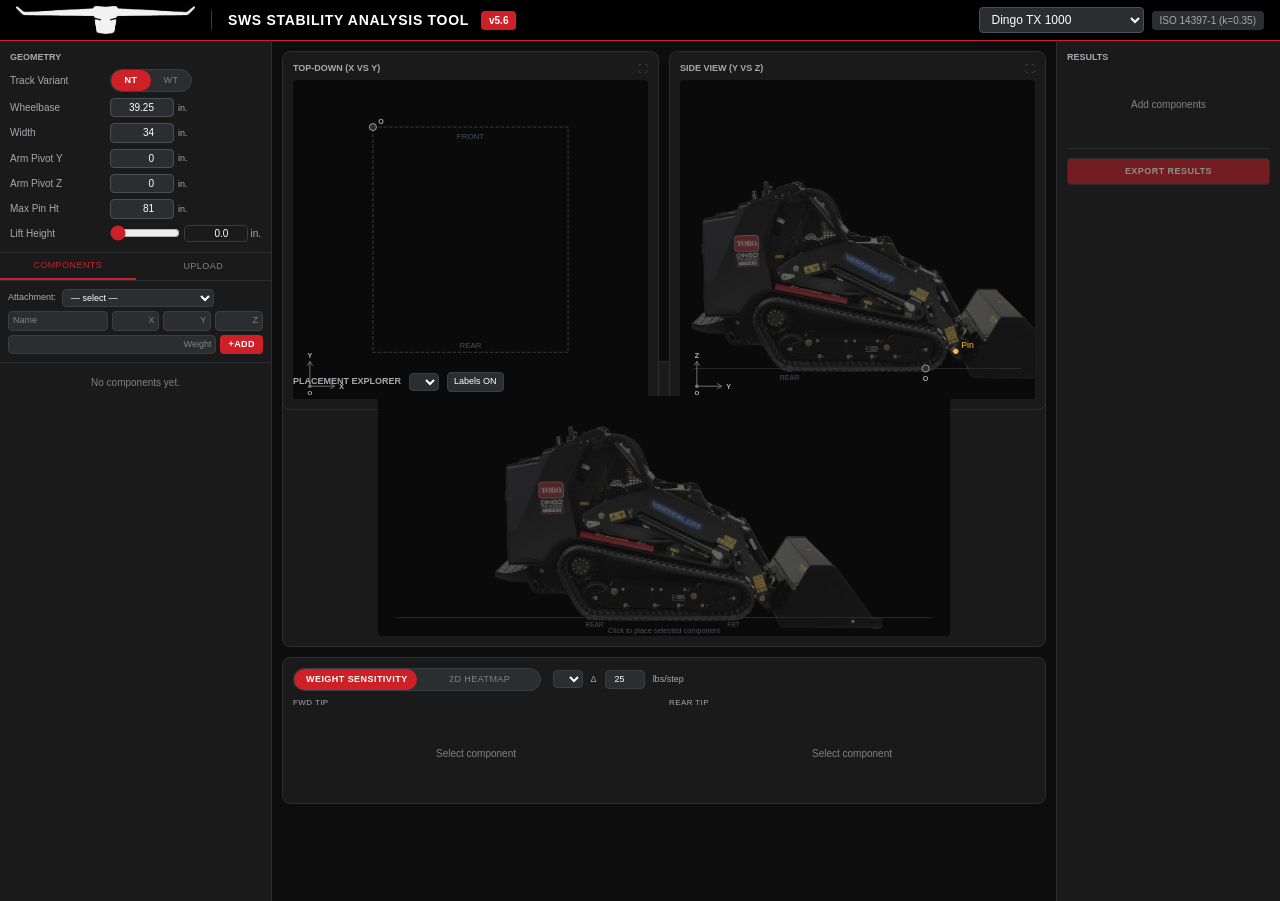
<file: stability/index.html>
<!doctype html>
<html lang="en">
  <head>
    <meta charset="UTF-8" />
    <link rel="icon" type="image/svg+xml" href="./favicon.svg" />
    <meta name="viewport" content="width=device-width, initial-scale=1.0" />
    <title>Stability Analysis Tool</title>
    <script type="module" crossorigin src="./assets/index-DYG18HBB.js"></script>
    <link rel="stylesheet" crossorigin href="./assets/index-DahNVYc7.css">
  </head>
  <body>
    <div id="root"></div>
  </body>
</html>
</file>
<file: linkage/assets/index-DlEeXNl5.css>
*{box-sizing:border-box}html,body,#root{height:100%;margin:0}body{background-color:#0d0d0d}.action-btn{cursor:pointer;border:1px solid #0000;border-radius:6px;align-items:center;gap:6px;padding:6px 12px;font-family:Verdana,Arial Narrow,Arial,sans-serif;font-size:11px;line-height:1;transition:background-color .12s,border-color .12s,color .12s;display:inline-flex}.action-btn:focus-visible{outline-offset:2px;outline:2px solid #4a90d9}.action-btn--primary{color:#fff;background-color:#cd2027}.action-btn--primary:hover{background-color:#e0323a}.action-btn--secondary{color:#fff;background-color:#2b2e31;border-color:#3a3d41}.action-btn--secondary:hover{background-color:#34383c;border-color:#4b4f54}.action-btn--link{color:#a7a9ac;background:0 0;padding-left:4px;padding-right:4px}.action-btn--link:hover{color:#fff}
</file>
<file: stability/assets/index-DahNVYc7.css>
/*! tailwindcss v4.2.2 | MIT License | https://tailwindcss.com */
@layer properties{@supports (((-webkit-hyphens:none)) and (not (margin-trim:inline))) or ((-moz-orient:inline) and (not (color:rgb(from red r g b)))){*,:before,:after,::backdrop{--tw-rotate-x:initial;--tw-rotate-y:initial;--tw-rotate-z:initial;--tw-skew-x:initial;--tw-skew-y:initial;--tw-space-y-reverse:0;--tw-divide-y-reverse:0;--tw-border-style:solid;--tw-leading:initial;--tw-font-weight:initial;--tw-tracking:initial;--tw-ordinal:initial;--tw-slashed-zero:initial;--tw-numeric-figure:initial;--tw-numeric-spacing:initial;--tw-numeric-fraction:initial;--tw-shadow:0 0 #0000;--tw-shadow-color:initial;--tw-shadow-alpha:100%;--tw-inset-shadow:0 0 #0000;--tw-inset-shadow-color:initial;--tw-inset-shadow-alpha:100%;--tw-ring-color:initial;--tw-ring-shadow:0 0 #0000;--tw-inset-ring-color:initial;--tw-inset-ring-shadow:0 0 #0000;--tw-ring-inset:initial;--tw-ring-offset-width:0px;--tw-ring-offset-color:#fff;--tw-ring-offset-shadow:0 0 #0000;--tw-blur:initial;--tw-brightness:initial;--tw-contrast:initial;--tw-grayscale:initial;--tw-hue-rotate:initial;--tw-invert:initial;--tw-opacity:initial;--tw-saturate:initial;--tw-sepia:initial;--tw-drop-shadow:initial;--tw-drop-shadow-color:initial;--tw-drop-shadow-alpha:100%;--tw-drop-shadow-size:initial;--tw-duration:initial}}}@layer theme{:root,:host{--font-sans:ui-sans-serif, system-ui, sans-serif, "Apple Color Emoji", "Segoe UI Emoji", "Segoe UI Symbol", "Noto Color Emoji";--font-mono:ui-monospace, SFMono-Regular, Menlo, Monaco, Consolas, "Liberation Mono", "Courier New", monospace;--color-black:#000;--color-white:#fff;--spacing:.25rem;--text-xs:.75rem;--text-xs--line-height:calc(1 / .75);--text-sm:.875rem;--text-sm--line-height:calc(1.25 / .875);--text-2xl:1.5rem;--text-2xl--line-height:calc(2 / 1.5);--font-weight-normal:400;--font-weight-bold:700;--tracking-wider:.05em;--tracking-widest:.1em;--radius-lg:.5rem;--default-transition-duration:.15s;--default-transition-timing-function:cubic-bezier(.4, 0, .2, 1);--default-font-family:var(--font-sans);--default-mono-font-family:var(--font-mono)}}@layer base{*,:after,:before,::backdrop{box-sizing:border-box;border:0 solid;margin:0;padding:0}::file-selector-button{box-sizing:border-box;border:0 solid;margin:0;padding:0}html,:host{-webkit-text-size-adjust:100%;tab-size:4;line-height:1.5;font-family:var(--default-font-family,ui-sans-serif, system-ui, sans-serif, "Apple Color Emoji", "Segoe UI Emoji", "Segoe UI Symbol", "Noto Color Emoji");font-feature-settings:var(--default-font-feature-settings,normal);font-variation-settings:var(--default-font-variation-settings,normal);-webkit-tap-highlight-color:transparent}hr{height:0;color:inherit;border-top-width:1px}abbr:where([title]){-webkit-text-decoration:underline dotted;text-decoration:underline dotted}h1,h2,h3,h4,h5,h6{font-size:inherit;font-weight:inherit}a{color:inherit;-webkit-text-decoration:inherit;-webkit-text-decoration:inherit;-webkit-text-decoration:inherit;-webkit-text-decoration:inherit;text-decoration:inherit}b,strong{font-weight:bolder}code,kbd,samp,pre{font-family:var(--default-mono-font-family,ui-monospace, SFMono-Regular, Menlo, Monaco, Consolas, "Liberation Mono", "Courier New", monospace);font-feature-settings:var(--default-mono-font-feature-settings,normal);font-variation-settings:var(--default-mono-font-variation-settings,normal);font-size:1em}small{font-size:80%}sub,sup{vertical-align:baseline;font-size:75%;line-height:0;position:relative}sub{bottom:-.25em}sup{top:-.5em}table{text-indent:0;border-color:inherit;border-collapse:collapse}:-moz-focusring{outline:auto}progress{vertical-align:baseline}summary{display:list-item}ol,ul,menu{list-style:none}img,svg,video,canvas,audio,iframe,embed,object{vertical-align:middle;display:block}img,video{max-width:100%;height:auto}button,input,select,optgroup,textarea{font:inherit;font-feature-settings:inherit;font-variation-settings:inherit;letter-spacing:inherit;color:inherit;opacity:1;background-color:#0000;border-radius:0}::file-selector-button{font:inherit;font-feature-settings:inherit;font-variation-settings:inherit;letter-spacing:inherit;color:inherit;opacity:1;background-color:#0000;border-radius:0}:where(select:is([multiple],[size])) optgroup{font-weight:bolder}:where(select:is([multiple],[size])) optgroup option{padding-inline-start:20px}::file-selector-button{margin-inline-end:4px}::placeholder{opacity:1}@supports (not ((-webkit-appearance:-apple-pay-button))) or (contain-intrinsic-size:1px){::placeholder{color:currentColor}@supports (color:color-mix(in lab, red, red)){::placeholder{color:color-mix(in oklab, currentcolor 50%, transparent)}}}textarea{resize:vertical}::-webkit-search-decoration{-webkit-appearance:none}::-webkit-date-and-time-value{min-height:1lh;text-align:inherit}::-webkit-datetime-edit{display:inline-flex}::-webkit-datetime-edit-fields-wrapper{padding:0}::-webkit-datetime-edit{padding-block:0}::-webkit-datetime-edit-year-field{padding-block:0}::-webkit-datetime-edit-month-field{padding-block:0}::-webkit-datetime-edit-day-field{padding-block:0}::-webkit-datetime-edit-hour-field{padding-block:0}::-webkit-datetime-edit-minute-field{padding-block:0}::-webkit-datetime-edit-second-field{padding-block:0}::-webkit-datetime-edit-millisecond-field{padding-block:0}::-webkit-datetime-edit-meridiem-field{padding-block:0}::-webkit-calendar-picker-indicator{line-height:1}:-moz-ui-invalid{box-shadow:none}button,input:where([type=button],[type=reset],[type=submit]){appearance:button}::file-selector-button{appearance:button}::-webkit-inner-spin-button{height:auto}::-webkit-outer-spin-button{height:auto}[hidden]:where(:not([hidden=until-found])){display:none!important}}@layer components;@layer utilities{.pointer-events-none{pointer-events:none}.absolute{position:absolute}.fixed{position:fixed}.relative{position:relative}.static{position:static}.inset-0{inset:calc(var(--spacing) * 0)}.start{inset-inline-start:var(--spacing)}.end{inset-inline-end:var(--spacing)}.top-0{top:calc(var(--spacing) * 0)}.bottom-0{bottom:calc(var(--spacing) * 0)}.z-10{z-index:10}.z-50{z-index:50}.col-span-2{grid-column:span 2/span 2}.mx-1{margin-inline:calc(var(--spacing) * 1)}.mt-0\.5{margin-top:calc(var(--spacing) * .5)}.mt-2{margin-top:calc(var(--spacing) * 2)}.mt-3{margin-top:calc(var(--spacing) * 3)}.mb-0\.5{margin-bottom:calc(var(--spacing) * .5)}.mb-1{margin-bottom:calc(var(--spacing) * 1)}.mb-1\.5{margin-bottom:calc(var(--spacing) * 1.5)}.mb-2{margin-bottom:calc(var(--spacing) * 2)}.ml-0\.5{margin-left:calc(var(--spacing) * .5)}.ml-1{margin-left:calc(var(--spacing) * 1)}.ml-1\.5{margin-left:calc(var(--spacing) * 1.5)}.ml-2{margin-left:calc(var(--spacing) * 2)}.ml-auto{margin-left:auto}.flex{display:flex}.grid{display:grid}.hidden{display:none}.h-3{height:calc(var(--spacing) * 3)}.h-5{height:calc(var(--spacing) * 5)}.h-7{height:calc(var(--spacing) * 7)}.h-20{height:calc(var(--spacing) * 20)}.h-32{height:calc(var(--spacing) * 32)}.h-full{height:100%}.min-h-0{min-height:calc(var(--spacing) * 0)}.min-h-screen{min-height:100vh}.w-1\/2{width:50%}.w-3{width:calc(var(--spacing) * 3)}.w-10{width:calc(var(--spacing) * 10)}.w-11{width:calc(var(--spacing) * 11)}.w-12{width:calc(var(--spacing) * 12)}.w-16{width:calc(var(--spacing) * 16)}.w-24{width:calc(var(--spacing) * 24)}.w-56{width:calc(var(--spacing) * 56)}.w-68{width:calc(var(--spacing) * 68)}.w-full{width:100%}.w-px{width:1px}.min-w-0{min-width:calc(var(--spacing) * 0)}.min-w-\[120px\]{min-width:120px}.flex-1{flex:1}.shrink-0{flex-shrink:0}.transform{transform:var(--tw-rotate-x,) var(--tw-rotate-y,) var(--tw-rotate-z,) var(--tw-skew-x,) var(--tw-skew-y,)}.cursor-crosshair{cursor:crosshair}.cursor-pointer{cursor:pointer}.grid-cols-2{grid-template-columns:repeat(2,minmax(0,1fr))}.grid-cols-5{grid-template-columns:repeat(5,minmax(0,1fr))}.flex-col{flex-direction:column}.flex-nowrap{flex-wrap:nowrap}.flex-wrap{flex-wrap:wrap}.items-center{align-items:center}.items-end{align-items:flex-end}.items-start{align-items:flex-start}.justify-between{justify-content:space-between}.justify-center{justify-content:center}.gap-0\.5{gap:calc(var(--spacing) * .5)}.gap-1{gap:calc(var(--spacing) * 1)}.gap-1\.5{gap:calc(var(--spacing) * 1.5)}.gap-2{gap:calc(var(--spacing) * 2)}.gap-2\.5{gap:calc(var(--spacing) * 2.5)}.gap-3{gap:calc(var(--spacing) * 3)}.gap-4{gap:calc(var(--spacing) * 4)}.gap-px{gap:1px}:where(.space-y-0\.5>:not(:last-child)){--tw-space-y-reverse:0;margin-block-start:calc(calc(var(--spacing) * .5) * var(--tw-space-y-reverse));margin-block-end:calc(calc(var(--spacing) * .5) * calc(1 - var(--tw-space-y-reverse)))}:where(.space-y-1>:not(:last-child)){--tw-space-y-reverse:0;margin-block-start:calc(calc(var(--spacing) * 1) * var(--tw-space-y-reverse));margin-block-end:calc(calc(var(--spacing) * 1) * calc(1 - var(--tw-space-y-reverse)))}:where(.space-y-1\.5>:not(:last-child)){--tw-space-y-reverse:0;margin-block-start:calc(calc(var(--spacing) * 1.5) * var(--tw-space-y-reverse));margin-block-end:calc(calc(var(--spacing) * 1.5) * calc(1 - var(--tw-space-y-reverse)))}:where(.space-y-2>:not(:last-child)){--tw-space-y-reverse:0;margin-block-start:calc(calc(var(--spacing) * 2) * var(--tw-space-y-reverse));margin-block-end:calc(calc(var(--spacing) * 2) * calc(1 - var(--tw-space-y-reverse)))}:where(.space-y-2\.5>:not(:last-child)){--tw-space-y-reverse:0;margin-block-start:calc(calc(var(--spacing) * 2.5) * var(--tw-space-y-reverse));margin-block-end:calc(calc(var(--spacing) * 2.5) * calc(1 - var(--tw-space-y-reverse)))}:where(.divide-y>:not(:last-child)){--tw-divide-y-reverse:0;border-bottom-style:var(--tw-border-style);border-top-style:var(--tw-border-style);border-top-width:calc(1px * var(--tw-divide-y-reverse));border-bottom-width:calc(1px * calc(1 - var(--tw-divide-y-reverse)))}:where(.divide-\[\#2B2E31\]>:not(:last-child)){border-color:#2b2e31}.truncate{text-overflow:ellipsis;white-space:nowrap;overflow:hidden}.overflow-auto{overflow:auto}.overflow-hidden{overflow:hidden}.overflow-x-auto{overflow-x:auto}.rounded{border-radius:.25rem}.rounded-full{border-radius:3.40282e38px}.rounded-lg{border-radius:var(--radius-lg)}.border{border-style:var(--tw-border-style);border-width:1px}.border-t{border-top-style:var(--tw-border-style);border-top-width:1px}.border-r{border-right-style:var(--tw-border-style);border-right-width:1px}.border-b{border-bottom-style:var(--tw-border-style);border-bottom-width:1px}.border-l{border-left-style:var(--tw-border-style);border-left-width:1px}.border-\[\#2B2E31\]{border-color:#2b2e31}.border-\[\#3A3D41\]{border-color:#3a3d41}.border-\[\#3a3a3a\]{border-color:#3a3a3a}.border-\[\#4B4F54\]{border-color:#4b4f54}.bg-\[\#0D0D0D\]{background-color:#0d0d0d}.bg-\[\#1A1A1A\],.bg-\[\#1a1a1a\]{background-color:#1a1a1a}.bg-\[\#2B2E31\]{background-color:#2b2e31}.bg-\[\#3A3D41\]{background-color:#3a3d41}.bg-black{background-color:var(--color-black)}.bg-transparent{background-color:#0000}.p-2{padding:calc(var(--spacing) * 2)}.p-2\.5{padding:calc(var(--spacing) * 2.5)}.p-3{padding:calc(var(--spacing) * 3)}.px-1{padding-inline:calc(var(--spacing) * 1)}.px-1\.5{padding-inline:calc(var(--spacing) * 1.5)}.px-2{padding-inline:calc(var(--spacing) * 2)}.px-2\.5{padding-inline:calc(var(--spacing) * 2.5)}.px-3{padding-inline:calc(var(--spacing) * 3)}.px-4{padding-inline:calc(var(--spacing) * 4)}.py-0\.5{padding-block:calc(var(--spacing) * .5)}.py-1{padding-block:calc(var(--spacing) * 1)}.py-1\.5{padding-block:calc(var(--spacing) * 1.5)}.py-2{padding-block:calc(var(--spacing) * 2)}.py-6{padding-block:calc(var(--spacing) * 6)}.pt-1{padding-top:calc(var(--spacing) * 1)}.pt-2{padding-top:calc(var(--spacing) * 2)}.pr-2{padding-right:calc(var(--spacing) * 2)}.pl-24{padding-left:calc(var(--spacing) * 24)}.text-center{text-align:center}.text-right{text-align:right}.text-2xl{font-size:var(--text-2xl);line-height:var(--tw-leading,var(--text-2xl--line-height))}.text-sm{font-size:var(--text-sm);line-height:var(--tw-leading,var(--text-sm--line-height))}.text-xs{font-size:var(--text-xs);line-height:var(--tw-leading,var(--text-xs--line-height))}.text-\[7px\]{font-size:7px}.text-\[8px\]{font-size:8px}.text-\[9px\]{font-size:9px}.text-\[10px\]{font-size:10px}.text-\[11px\]{font-size:11px}.leading-none{--tw-leading:1;line-height:1}.font-bold{--tw-font-weight:var(--font-weight-bold);font-weight:var(--font-weight-bold)}.font-normal{--tw-font-weight:var(--font-weight-normal);font-weight:var(--font-weight-normal)}.tracking-wider{--tw-tracking:var(--tracking-wider);letter-spacing:var(--tracking-wider)}.tracking-widest{--tw-tracking:var(--tracking-widest);letter-spacing:var(--tracking-widest)}.whitespace-nowrap{white-space:nowrap}.text-\[\#4B4F54\]{color:#4b4f54}.text-\[\#808285\]{color:#808285}.text-\[\#A7A9AC\]{color:#a7a9ac}.text-\[\#FCB830\]{color:#fcb830}.text-white{color:var(--color-white)}.uppercase{text-transform:uppercase}.italic{font-style:italic}.tabular-nums{--tw-numeric-spacing:tabular-nums;font-variant-numeric:var(--tw-ordinal,) var(--tw-slashed-zero,) var(--tw-numeric-figure,) var(--tw-numeric-spacing,) var(--tw-numeric-fraction,)}.placeholder-\[\#808285\]::placeholder{color:#808285}.opacity-40{opacity:.4}.opacity-95{opacity:.95}.shadow-lg{--tw-shadow:0 10px 15px -3px var(--tw-shadow-color,#0000001a), 0 4px 6px -4px var(--tw-shadow-color,#0000001a);box-shadow:var(--tw-inset-shadow), var(--tw-inset-ring-shadow), var(--tw-ring-offset-shadow), var(--tw-ring-shadow), var(--tw-shadow)}.blur{--tw-blur:blur(8px);filter:var(--tw-blur,) var(--tw-brightness,) var(--tw-contrast,) var(--tw-grayscale,) var(--tw-hue-rotate,) var(--tw-invert,) var(--tw-saturate,) var(--tw-sepia,) var(--tw-drop-shadow,)}.filter{filter:var(--tw-blur,) var(--tw-brightness,) var(--tw-contrast,) var(--tw-grayscale,) var(--tw-hue-rotate,) var(--tw-invert,) var(--tw-saturate,) var(--tw-sepia,) var(--tw-drop-shadow,)}.transition-colors{transition-property:color,background-color,border-color,outline-color,text-decoration-color,fill,stroke,--tw-gradient-from,--tw-gradient-via,--tw-gradient-to;transition-timing-function:var(--tw-ease,var(--default-transition-timing-function));transition-duration:var(--tw-duration,var(--default-transition-duration))}.transition-transform{transition-property:transform,translate,scale,rotate;transition-timing-function:var(--tw-ease,var(--default-transition-timing-function));transition-duration:var(--tw-duration,var(--default-transition-duration))}.duration-200{--tw-duration:.2s;transition-duration:.2s}.outline-none{--tw-outline-style:none;outline-style:none}.select-none{-webkit-user-select:none;user-select:none}@media (hover:hover){.hover\:text-\[\#A7A9AC\]:hover{color:#a7a9ac}.hover\:text-white:hover{color:var(--color-white)}}}*,:before,:after{box-sizing:border-box}body{background:#0d0d0d;margin:0}#root{min-height:100vh}@property --tw-rotate-x{syntax:"*";inherits:false}@property --tw-rotate-y{syntax:"*";inherits:false}@property --tw-rotate-z{syntax:"*";inherits:false}@property --tw-skew-x{syntax:"*";inherits:false}@property --tw-skew-y{syntax:"*";inherits:false}@property --tw-space-y-reverse{syntax:"*";inherits:false;initial-value:0}@property --tw-divide-y-reverse{syntax:"*";inherits:false;initial-value:0}@property --tw-border-style{syntax:"*";inherits:false;initial-value:solid}@property --tw-leading{syntax:"*";inherits:false}@property --tw-font-weight{syntax:"*";inherits:false}@property --tw-tracking{syntax:"*";inherits:false}@property --tw-ordinal{syntax:"*";inherits:false}@property --tw-slashed-zero{syntax:"*";inherits:false}@property --tw-numeric-figure{syntax:"*";inherits:false}@property --tw-numeric-spacing{syntax:"*";inherits:false}@property --tw-numeric-fraction{syntax:"*";inherits:false}@property --tw-shadow{syntax:"*";inherits:false;initial-value:0 0 #0000}@property --tw-shadow-color{syntax:"*";inherits:false}@property --tw-shadow-alpha{syntax:"<percentage>";inherits:false;initial-value:100%}@property --tw-inset-shadow{syntax:"*";inherits:false;initial-value:0 0 #0000}@property --tw-inset-shadow-color{syntax:"*";inherits:false}@property --tw-inset-shadow-alpha{syntax:"<percentage>";inherits:false;initial-value:100%}@property --tw-ring-color{syntax:"*";inherits:false}@property --tw-ring-shadow{syntax:"*";inherits:false;initial-value:0 0 #0000}@property --tw-inset-ring-color{syntax:"*";inherits:false}@property --tw-inset-ring-shadow{syntax:"*";inherits:false;initial-value:0 0 #0000}@property --tw-ring-inset{syntax:"*";inherits:false}@property --tw-ring-offset-width{syntax:"<length>";inherits:false;initial-value:0}@property --tw-ring-offset-color{syntax:"*";inherits:false;initial-value:#fff}@property --tw-ring-offset-shadow{syntax:"*";inherits:false;initial-value:0 0 #0000}@property --tw-blur{syntax:"*";inherits:false}@property --tw-brightness{syntax:"*";inherits:false}@property --tw-contrast{syntax:"*";inherits:false}@property --tw-grayscale{syntax:"*";inherits:false}@property --tw-hue-rotate{syntax:"*";inherits:false}@property --tw-invert{syntax:"*";inherits:false}@property --tw-opacity{syntax:"*";inherits:false}@property --tw-saturate{syntax:"*";inherits:false}@property --tw-sepia{syntax:"*";inherits:false}@property --tw-drop-shadow{syntax:"*";inherits:false}@property --tw-drop-shadow-color{syntax:"*";inherits:false}@property --tw-drop-shadow-alpha{syntax:"<percentage>";inherits:false;initial-value:100%}@property --tw-drop-shadow-size{syntax:"*";inherits:false}@property --tw-duration{syntax:"*";inherits:false}
</file>
